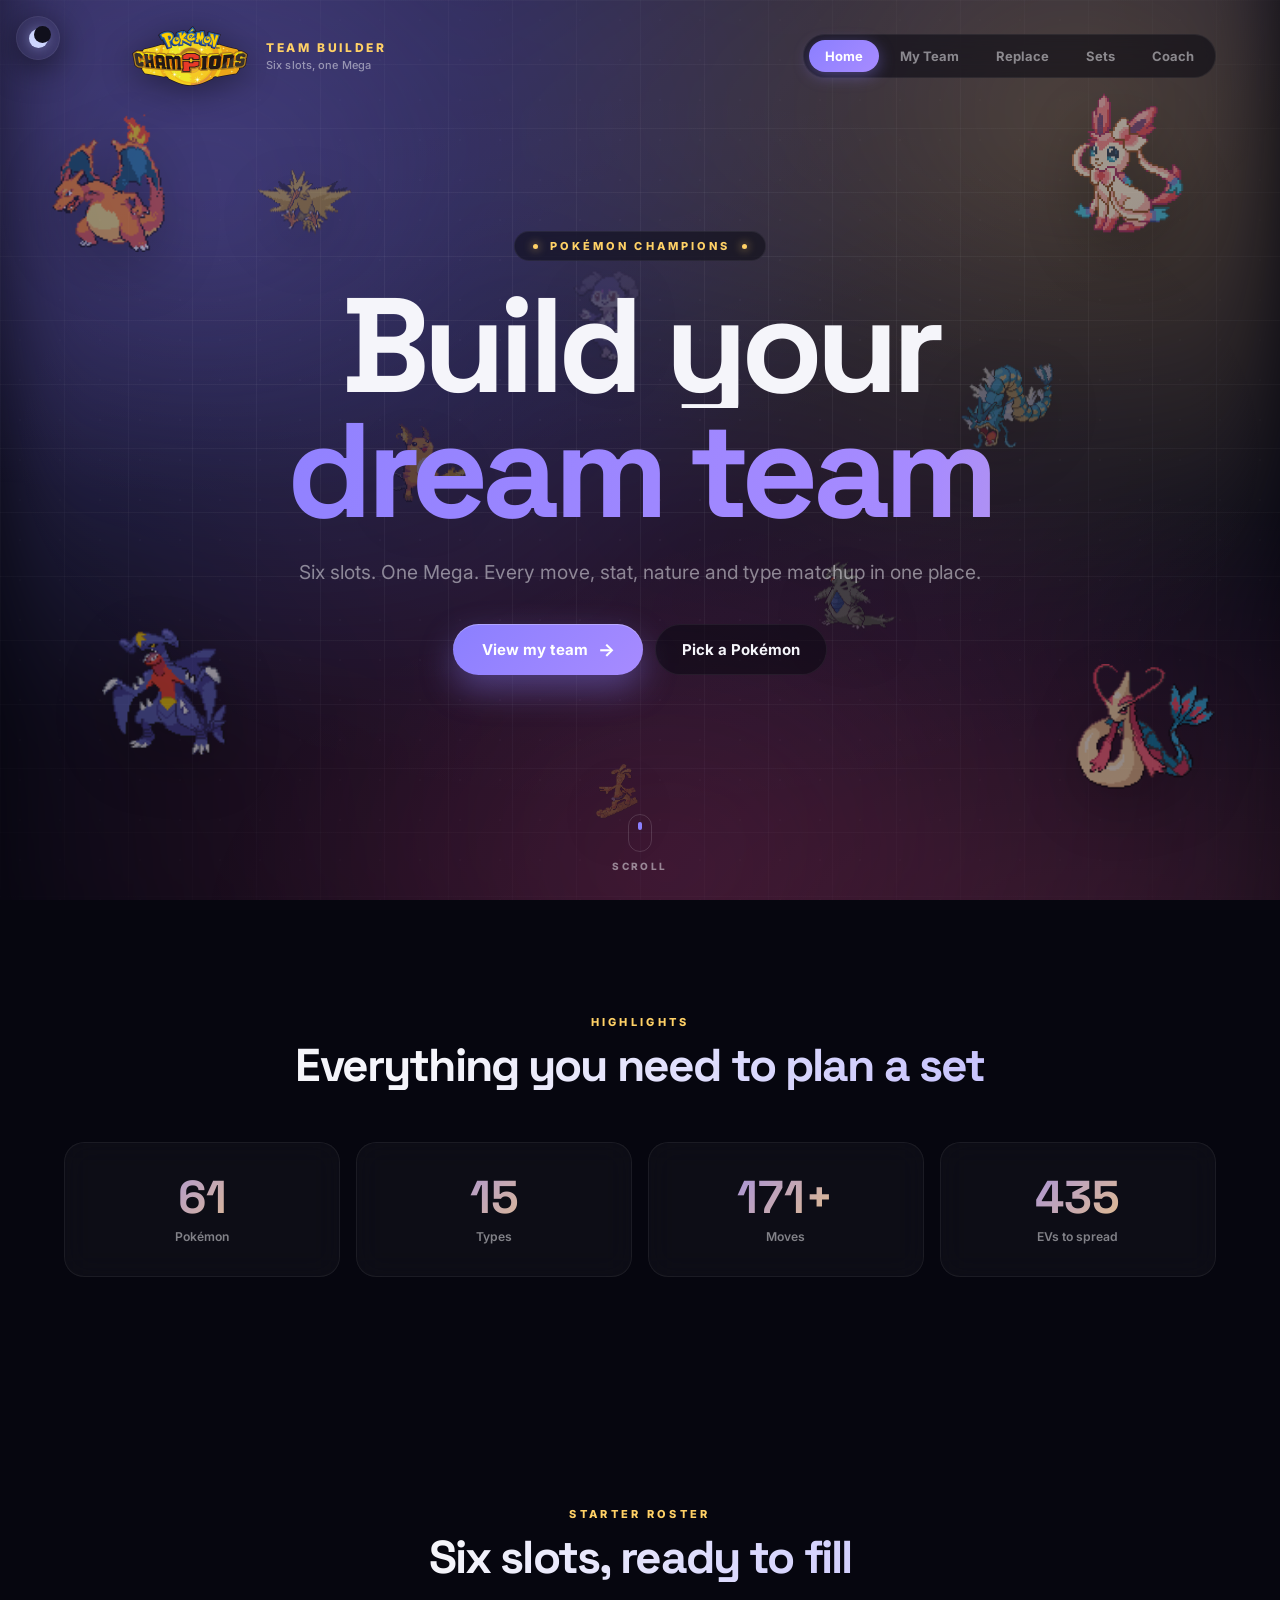
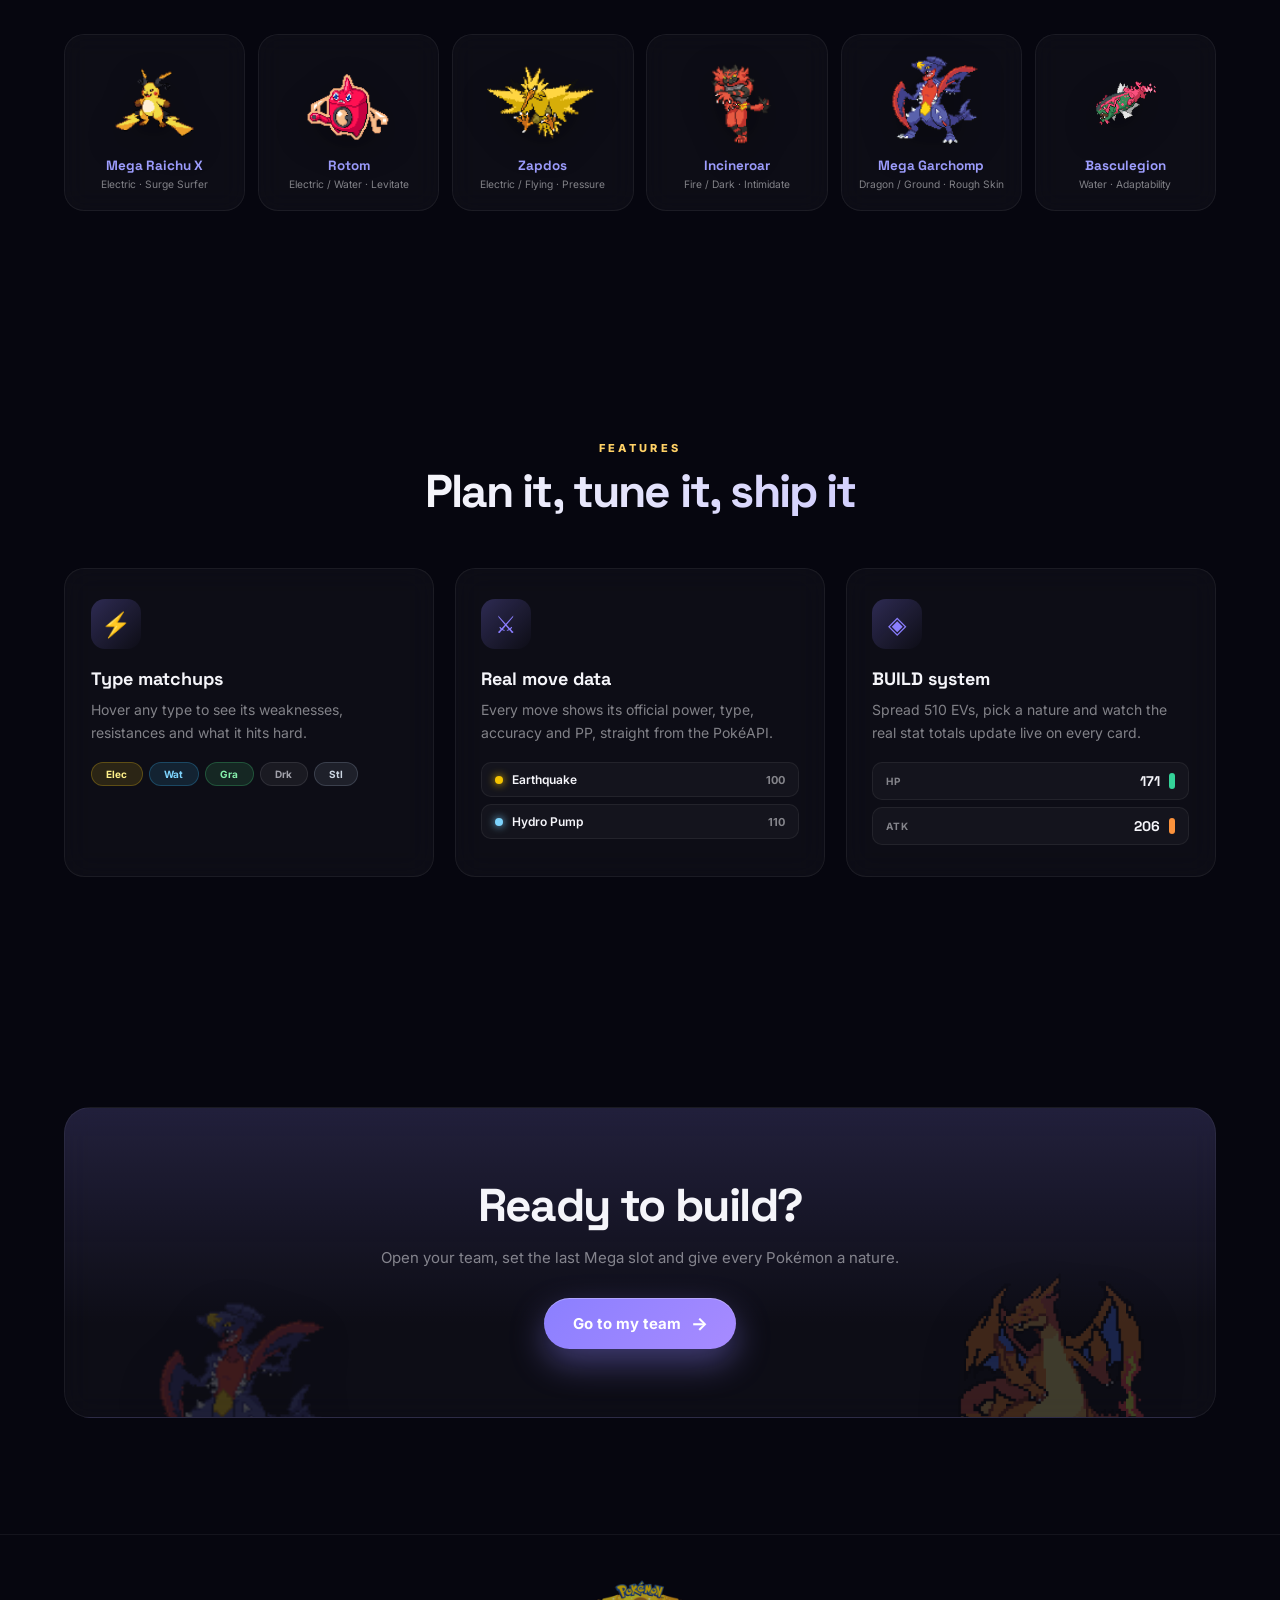
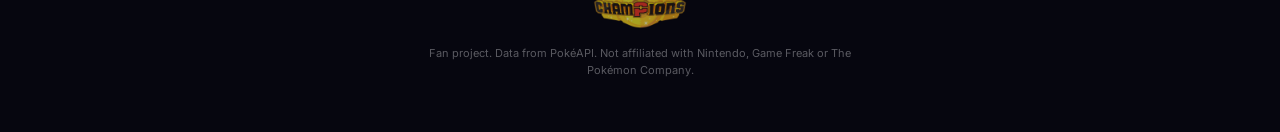
<file: index.html>
<!DOCTYPE html>
<html lang="en">
<head>
<meta charset="UTF-8">
<meta name="viewport" content="width=device-width, initial-scale=1.0">
<title>Pokémon Champions — Team Builder</title>
<meta name="description" content="Build a team of six Pokémon, pick their moves, set EVs and natures, and learn every type matchup.">
<link rel="stylesheet" href="styles/style.css?v=23">
<link rel="stylesheet" href="styles/home.css?v=23">
<script>document.documentElement.dataset.theme=localStorage.getItem("pokemon-theme")||"dark";</script>
<script src="scypts/theme.js?v=23" defer></script>
<script src="scypts/home.js?v=23" defer></script>
</head>
<body class="home-body">
<button class="theme-toggle" type="button" aria-pressed="false" aria-label="Switch to light mode"></button>

<section class="hero-scene" id="heroScene">
  <div class="scene-glow" aria-hidden="true"></div>
  <div class="scene-grid" aria-hidden="true"></div>
  <div class="scene-sprites" id="sceneSprites" aria-hidden="true">
    <img class="sprite-float s1" src="images/gifs/charizard.gif" alt="">
    <img class="sprite-float s2" src="images/gifs/zapdos.gif" alt="">
    <img class="sprite-float s3" src="images/gifs/garchomp.gif" alt="">
    <img class="sprite-float s4" src="images/gifs/raichu.gif" alt="">
    <img class="sprite-float s5" src="images/gifs/sylveon.gif" alt="">
    <img class="sprite-float s6" src="images/gifs/gyarados.gif" alt="">
    <img class="sprite-float s7" src="images/gifs/milotic.gif" alt="">
    <img class="sprite-float s8" src="images/gifs/tyranitar.gif" alt="">
    <img class="sprite-float s9" src="images/gifs/indeedee.gif" alt="">
    <img class="sprite-float s10" src="images/gifs/gholdengo.gif" alt="">
  </div>

  <header class="scene-bar">
    <a class="brand" href="index.html">
      <img class="logo" src="images/logo.png" alt="Pokémon Champions">
      <span class="brand-text"><b>Team Builder</b><small>Six slots, one Mega</small></span>
    </a>
    <nav class="site-nav" aria-label="Main navigation">
      <a href="index.html" aria-current="page">Home</a>
      <a href="team.html">My Team</a>
      <a href="replacement.html?slot=0">Replace</a>
      <a href="sets.html">Sets</a>
      <a href="ai.html">Coach</a>
    </nav>
  </header>

  <div class="hero-content">
    <p class="hero-kicker"><i></i>Pokémon Champions<i></i></p>
    <h1 class="hero-title">
      <span class="line"><span>Build your</span></span>
      <span class="line"><span class="grad">dream team</span></span>
    </h1>
    <p class="hero-lead">Six slots. One Mega. Every move, stat, nature and type matchup in one place.</p>
    <div class="hero-actions">
      <a class="btn-primary" href="team.html">View my team <span>→</span></a>
      <a class="btn-ghost" href="replacement.html?slot=0">Pick a Pokémon</a>
    </div>
  </div>

  <a class="scroll-hint" href="#highlights" aria-label="Scroll to highlights"><i></i>Scroll</a>
</section>

<section class="section" id="highlights">
  <p class="section-kicker reveal">Highlights</p>
  <h2 class="section-title reveal">Everything you need to plan a set</h2>
  <div class="stat-strip reveal">
    <div class="stat-tile"><b data-count="72">0</b><span>Pokémon</span></div>
    <div class="stat-tile"><b data-count="18">0</b><span>Types</span></div>
    <div class="stat-tile"><b data-count="200" data-suffix="+">0</b><span>Moves</span></div>
    <div class="stat-tile"><b data-count="510">0</b><span>EVs to spread</span></div>
  </div>
</section>

<section class="section section-roster">
  <p class="section-kicker reveal">Starter roster</p>
  <h2 class="section-title reveal">Six slots, ready to fill</h2>
  <div class="roster reveal">
    <a class="roster-card" href="team.html">
      <img src="images/gifs/mega_raichuX.gif" alt="Mega Raichu X">
      <b>Mega Raichu X</b>
      <small>Electric · Surge Surfer</small>
    </a>
    <a class="roster-card" href="team.html">
      <img src="images/gifs/rotom.gif" alt="Rotom">
      <b>Rotom</b>
      <small>Electric / Water · Levitate</small>
    </a>
    <a class="roster-card" href="team.html">
      <img src="images/gifs/zapdos.gif" alt="Zapdos">
      <b>Zapdos</b>
      <small>Electric / Flying · Pressure</small>
    </a>
    <a class="roster-card" href="team.html">
      <img src="images/gifs/incineroar.gif" alt="Incineroar">
      <b>Incineroar</b>
      <small>Fire / Dark · Intimidate</small>
    </a>
    <a class="roster-card" href="team.html">
      <img src="images/gifs/mega_garchomp.gif" alt="Mega Garchomp">
      <b>Mega Garchomp</b>
      <small>Dragon / Ground · Rough Skin</small>
    </a>
    <a class="roster-card" href="team.html">
      <img src="images/gifs/basculegion.gif" alt="Basculegion">
      <b>Basculegion</b>
      <small>Water · Adaptability</small>
    </a>
  </div>
</section>

<section class="section">
  <p class="section-kicker reveal">Features</p>
  <h2 class="section-title reveal">Plan it, tune it, ship it</h2>
  <div class="feature-grid">
    <article class="feature-card reveal">
      <span class="feature-icon">⚡</span>
      <h3>Type matchups</h3>
      <p>Hover any type to see its weaknesses, resistances and what it hits hard.</p>
      <ul class="type-row">
        <li class="type electric">Elec</li>
        <li class="type water">Wat</li>
        <li class="type grass">Gra</li>
        <li class="type dark">Drk</li>
        <li class="type steel">Stl</li>
      </ul>
    </article>
    <article class="feature-card reveal">
      <span class="feature-icon">⚔</span>
      <h3>Real move data</h3>
      <p>Every move shows its official power, type, accuracy and PP, straight from the PokéAPI.</p>
      <ul class="mini-moves">
        <li><span class="dot" style="--c:#f5c400"></span>Earthquake<b>100</b></li>
        <li><span class="dot" style="--c:#7dd3fc"></span>Hydro Pump<b>110</b></li>
      </ul>
    </article>
    <article class="feature-card reveal">
      <span class="feature-icon">◈</span>
      <h3>BUILD system</h3>
      <p>Spread 510 EVs, pick a nature and watch the real stat totals update live on every card.</p>
      <ul class="mini-stats">
        <li><span>HP</span><b>171</b><i class="ev"></i></li>
        <li><span>ATK</span><b>206</b><i class="nat"></i></li>
      </ul>
    </article>
  </div>
</section>

<section class="section">
  <div class="cta-card reveal">
    <div class="cta-sprites" aria-hidden="true">
      <img src="images/gifs/mega_garchomp.gif" alt="">
      <img src="images/gifs/mega_charizardY.gif" alt="">
    </div>
    <h2>Ready to build?</h2>
    <p>Open your team, set the last Mega slot and give every Pokémon a nature.</p>
    <a class="btn-primary" href="team.html">Go to my team <span>→</span></a>
  </div>
</section>

<footer class="site-footer">
  <img class="footer-logo" src="images/logo.png" alt="Pokémon Champions">
  <p>Fan project. Data from PokéAPI. Not affiliated with Nintendo, Game Freak or The Pokémon Company.</p>
</footer>
</body>
</html>
</file>
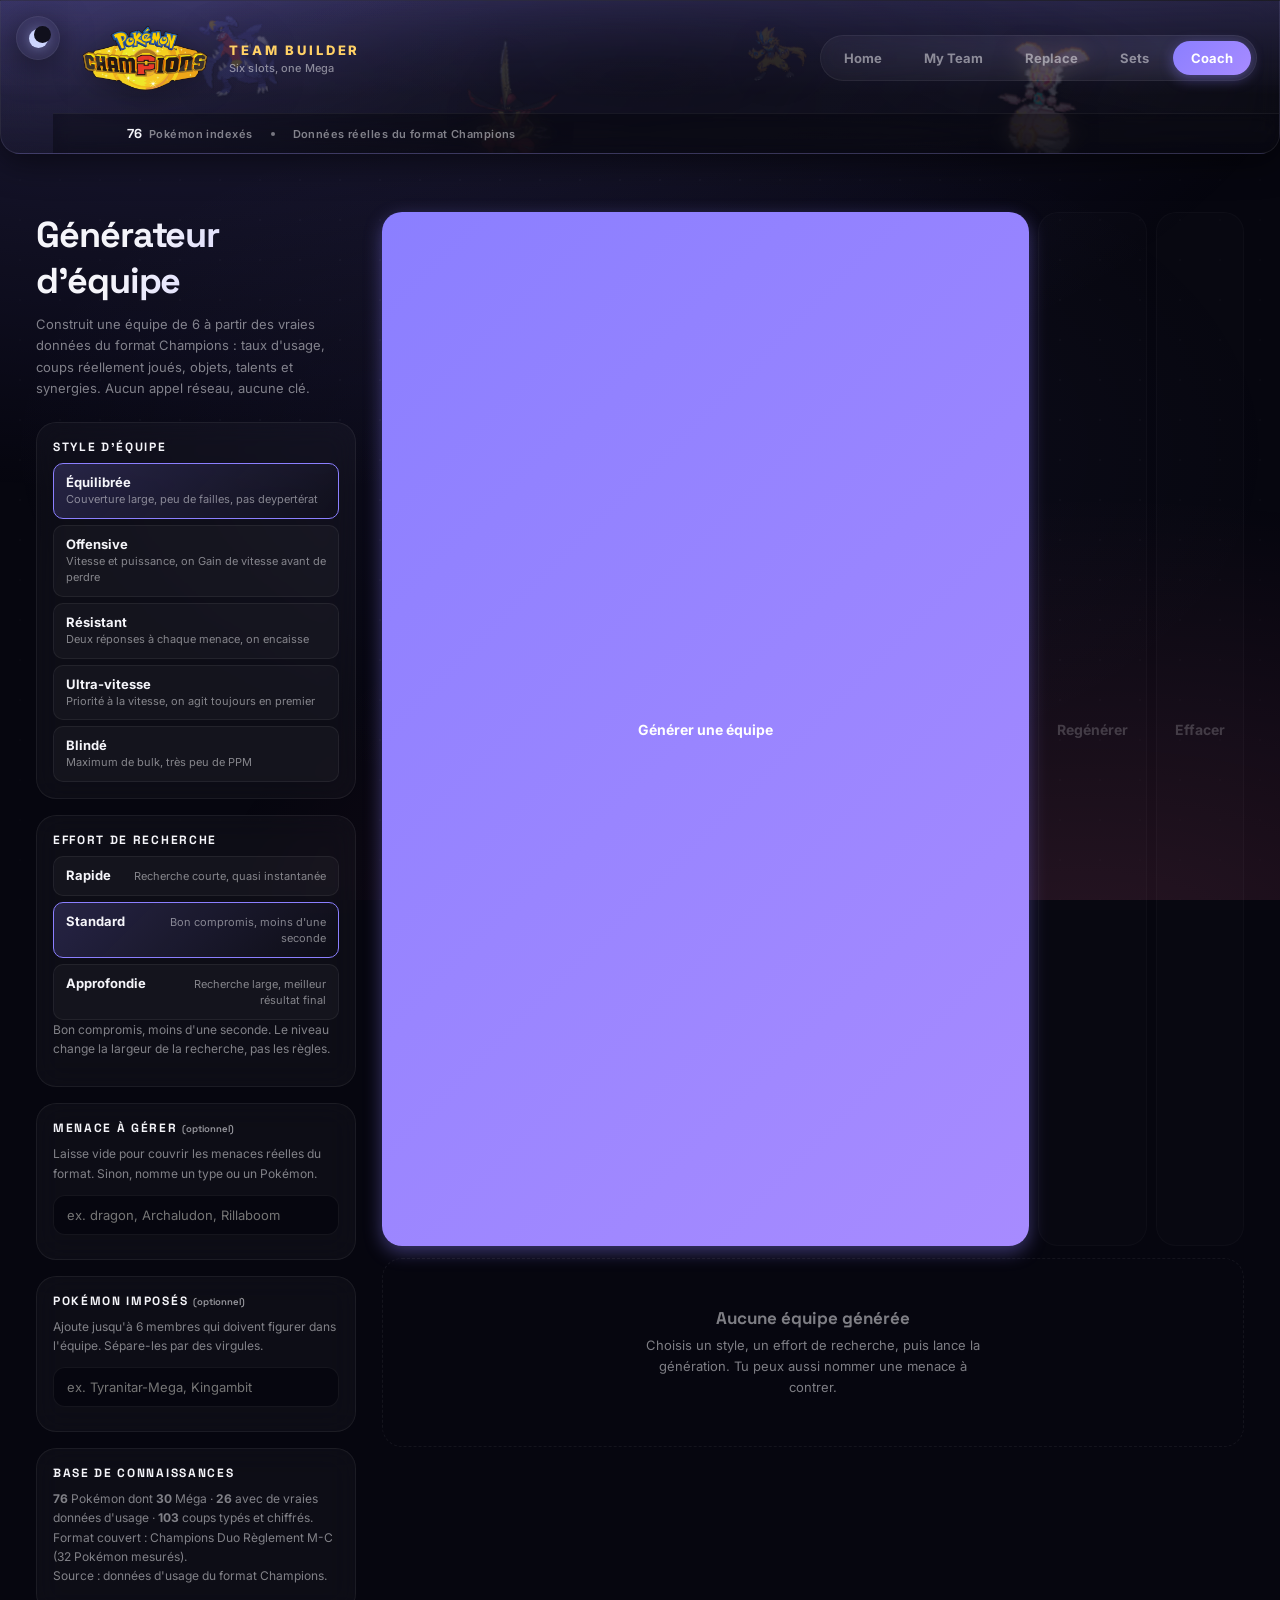
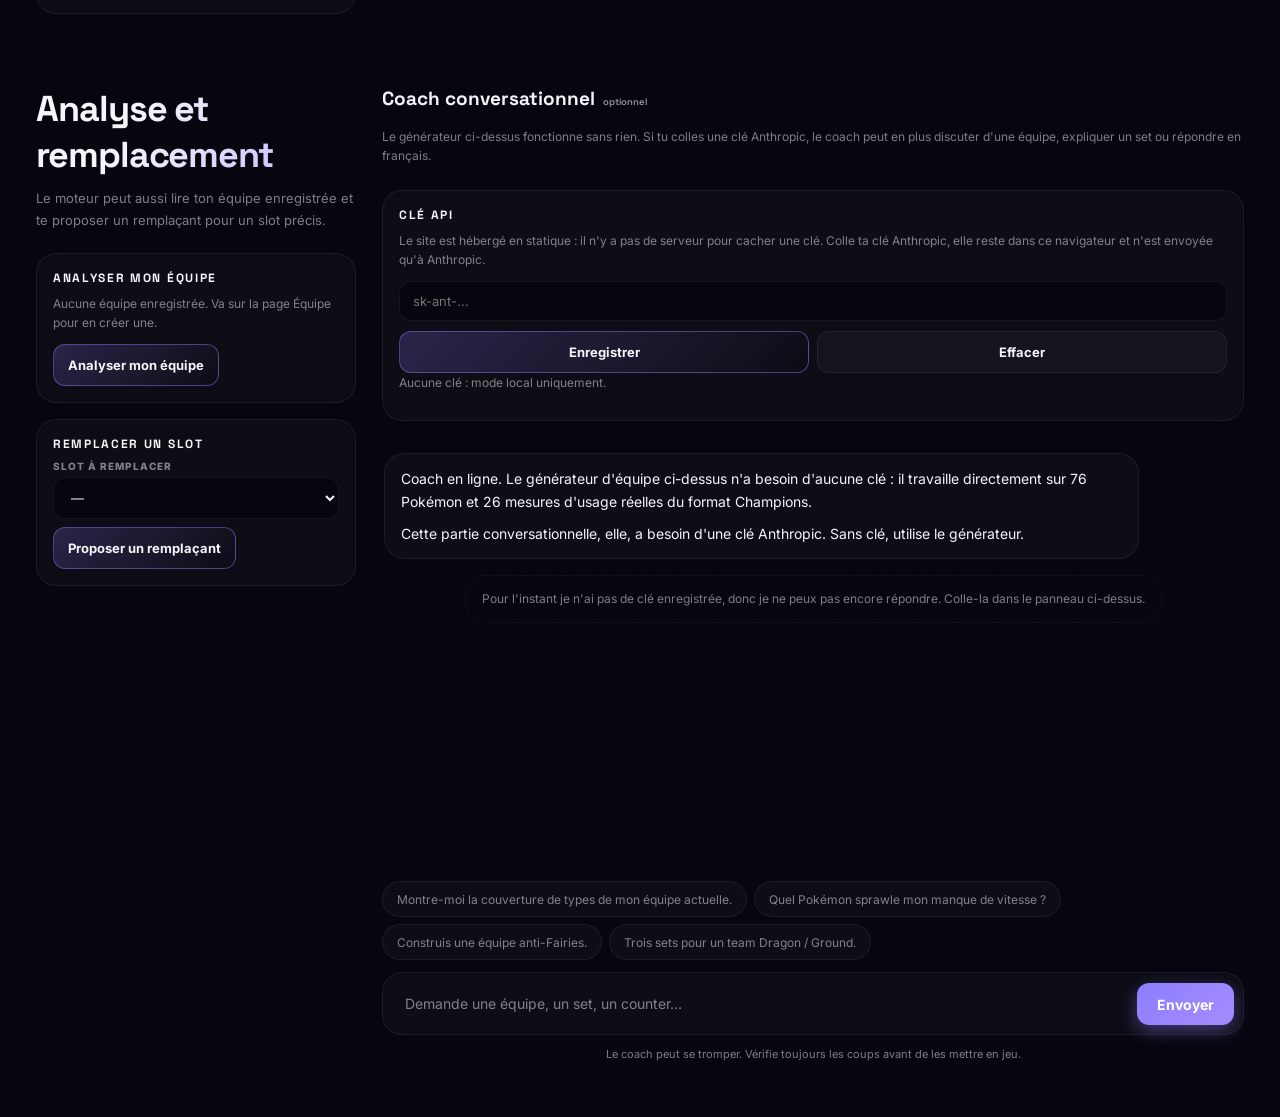
<file: ai.html>
<!DOCTYPE html>
<html lang="en">
<head>
<meta charset="UTF-8">
<meta name="viewport" content="width=device-width, initial-scale=1.0">
<title>Générateur d'équipe — Pokémon Champions</title>
<meta name="description" content="Construit une équipe de 6 à partir des vraies données du format Champions : taux d'usage, coups joués, objets et synergies.">
<link rel="stylesheet" href="styles/style.css?v=24">
<link rel="stylesheet" href="styles/sets.css?v=24">
<link rel="stylesheet" href="styles/ai.css?v=24">
<script>document.documentElement.dataset.theme=localStorage.getItem("pokemon-theme")||"dark";</script>
<script src="scypts/theme.js?v=24" defer></script>
<script src="scypts/typechart.js?v=24" defer></script>
<script src="scypts/roster.js?v=24" defer></script>
<script src="scypts/grounding.js?v=24" defer></script>
<script src="scypts/sets.js?v=24" defer></script>
<script src="scypts/sprites.js?v=24" defer></script>
<script src="scypts/engine.js?v=24" defer></script>
<script src="scypts/generator.js?v=24" defer></script>
<script src="scypts/ai.js?v=24" defer></script>
<script src="scypts/chat.js?v=24" defer></script>
</head>
<body>
<button class="theme-toggle" type="button" aria-pressed="false" aria-label="Switch to light mode"></button>

<header class="site-header">
  <div class="header-art" aria-hidden="true">
    <img class="art" src="images/gifs/garchomp.gif" alt="">
    <img class="art" src="images/gifs/kingambit.gif" alt="">
    <img class="art" src="images/gifs/zeraora.gif" alt="">
    <img class="art" src="images/gifs/magearna.gif" alt="">
  </div>
  <div class="header-inner">
    <a class="brand" href="index.html">
      <img class="logo" src="images/logo.png" alt="Pokémon Champions">
      <span class="brand-text"><b>Team Builder</b><small>Six slots, one Mega</small></span>
    </a>
    <nav class="site-nav" aria-label="Main navigation">
      <a href="index.html">Home</a>
      <a href="team.html">My Team</a>
      <a href="replacement.html?slot=0">Replace</a>
      <a href="sets.html">Sets</a>
      <a href="ai.html" aria-current="page">Coach</a>
    </nav>
  </div>
  <div class="header-bar">
    <span><b id="roster-count">0</b> Pokémon indexés</span>
    <i class="dot"></i>
    <span>Données réelles du format Champions</span>
  </div>
</header>

<main class="ai-page">

  <aside class="ai-side">
    <h1 class="ai-title">Générateur d'équipe</h1>
    <p class="ai-lead">Construit une équipe de 6 à partir des vraies données du format Champions : taux d'usage, coups réellement joués, objets, talents et synergies. Aucun appel réseau, aucune clé.</p>

    <section class="key-panel">
      <h2>Style d'équipe</h2>
      <div class="style-list" id="style-list"></div>
    </section>

    <section class="side-panel">
      <h2>Effort de recherche</h2>
      <div class="effort-list" id="effort-list"></div>
      <p class="side-note" id="effort-note"></p>
    </section>

    <section class="side-panel">
      <h2>Menace à gérer <small>(optionnel)</small></h2>
      <p class="side-note">Laisse vide pour couvrir les menaces réelles du format. Sinon, nomme un type ou un Pokémon.</p>
      <input id="threat-input" class="field" type="text" list="threat-options" placeholder="ex. dragon, Archaludon, Rillaboom" autocomplete="off">
      <datalist id="threat-options"></datalist>
      <p class="field-status" id="threat-status"></p>
    </section>

    <section class="side-panel">
      <h2>Pokémon imposés <small>(optionnel)</small></h2>
      <p class="side-note">Ajoute jusqu'à 6 membres qui doivent figurer dans l'équipe. Sépare-les par des virgules.</p>
      <input id="required-input" class="field" type="text" placeholder="ex. Tyranitar-Mega, Kingambit" autocomplete="off">
      <p class="field-status" id="required-status"></p>
    </section>

    <section class="side-panel">
      <h2>Base de connaissances</h2>
      <p class="side-note" id="kb-note"></p>
    </section>
  </aside>

  <section class="ai-main">
    <div class="gen-toolbar">
      <button id="generate" class="gen-button" type="button">
        <span class="gen-label">Générer une équipe</span>
      </button>
      <button id="regenerate" class="gen-button is-ghost" type="button" disabled>Regénérer</button>
      <button id="discard" class="gen-button is-ghost" type="button" disabled>Effacer</button>
    </div>

    <div id="gen-output" class="gen-output" aria-live="polite">
      <div class="gen-empty">
        <h2>Aucune équipe générée</h2>
        <p>Choisis un style, un effort de recherche, puis lance la génération. Tu peux aussi nommer une menace à contrer.</p>
      </div>
    </div>
  </section>

</main>

<section class="ai-page ai-page-secondary">
  <aside class="ai-side">
    <h1 class="ai-title">Analyse et remplacement</h1>
    <p class="ai-lead">Le moteur peut aussi lire ton équipe enregistrée et te proposer un remplaçant pour un slot précis.</p>

    <section class="side-panel">
      <h2>Analyser mon équipe</h2>
      <p class="side-note" id="team-status">—</p>
      <button id="analyse-team" class="key-button" type="button">Analyser mon équipe</button>
      <div id="team-verdict" class="verdict"></div>
    </section>

    <section class="side-panel">
      <h2>Remplacer un slot</h2>
      <label class="field-label" for="slot-select">Slot à remplacer</label>
      <select id="slot-select" class="field"></select>
      <button id="suggest-swap" class="key-button" type="button">Proposer un remplaçant</button>
      <div id="swap-output" class="verdict"></div>
    </section>
  </aside>

  <section class="ai-main">
    <h2 class="chat-heading">Coach conversationnel <small>optionnel</small></h2>
    <p class="side-note">Le générateur ci-dessus fonctionne sans rien. Si tu colles une clé Anthropic, le coach peut en plus discuter d'une équipe, expliquer un set ou répondre en français.</p>

    <section class="key-panel">
      <h2>Clé API</h2>
      <p>Le site est hébergé en statique : il n'y a pas de serveur pour cacher une clé. Colle ta clé Anthropic, elle reste dans ce navigateur et n'est envoyée qu'à Anthropic.</p>
      <input id="key-input" type="password" placeholder="sk-ant-..." autocomplete="off" spellcheck="false">
      <div class="key-actions">
        <button id="key-save" class="key-button" type="button">Enregistrer</button>
        <button id="key-clear" class="key-button is-ghost" type="button">Effacer</button>
      </div>
      <p class="key-status" id="key-status"></p>
    </section>

    <div class="chat-log" id="chat-log" aria-live="polite" aria-label="Conversation"></div>

    <div class="chat-suggest-row" id="chat-suggest-row"></div>

    <form class="chat-input" id="chat-form">
      <textarea id="chat-text" rows="1" placeholder="Demande une équipe, un set, un counter…" autocomplete="off"></textarea>
      <button type="submit" id="chat-send" aria-label="Envoyer">
        <span class="send-label">Envoyer</span>
      </button>
      <button type="button" id="chat-stop" class="is-hidden" aria-label="Arrêter">Stop</button>
    </form>
    <p class="chat-note">Le coach peut se tromper. Vérifie toujours les coups avant de les mettre en jeu.</p>
  </section>
</section>
</body>
</html>
</file>
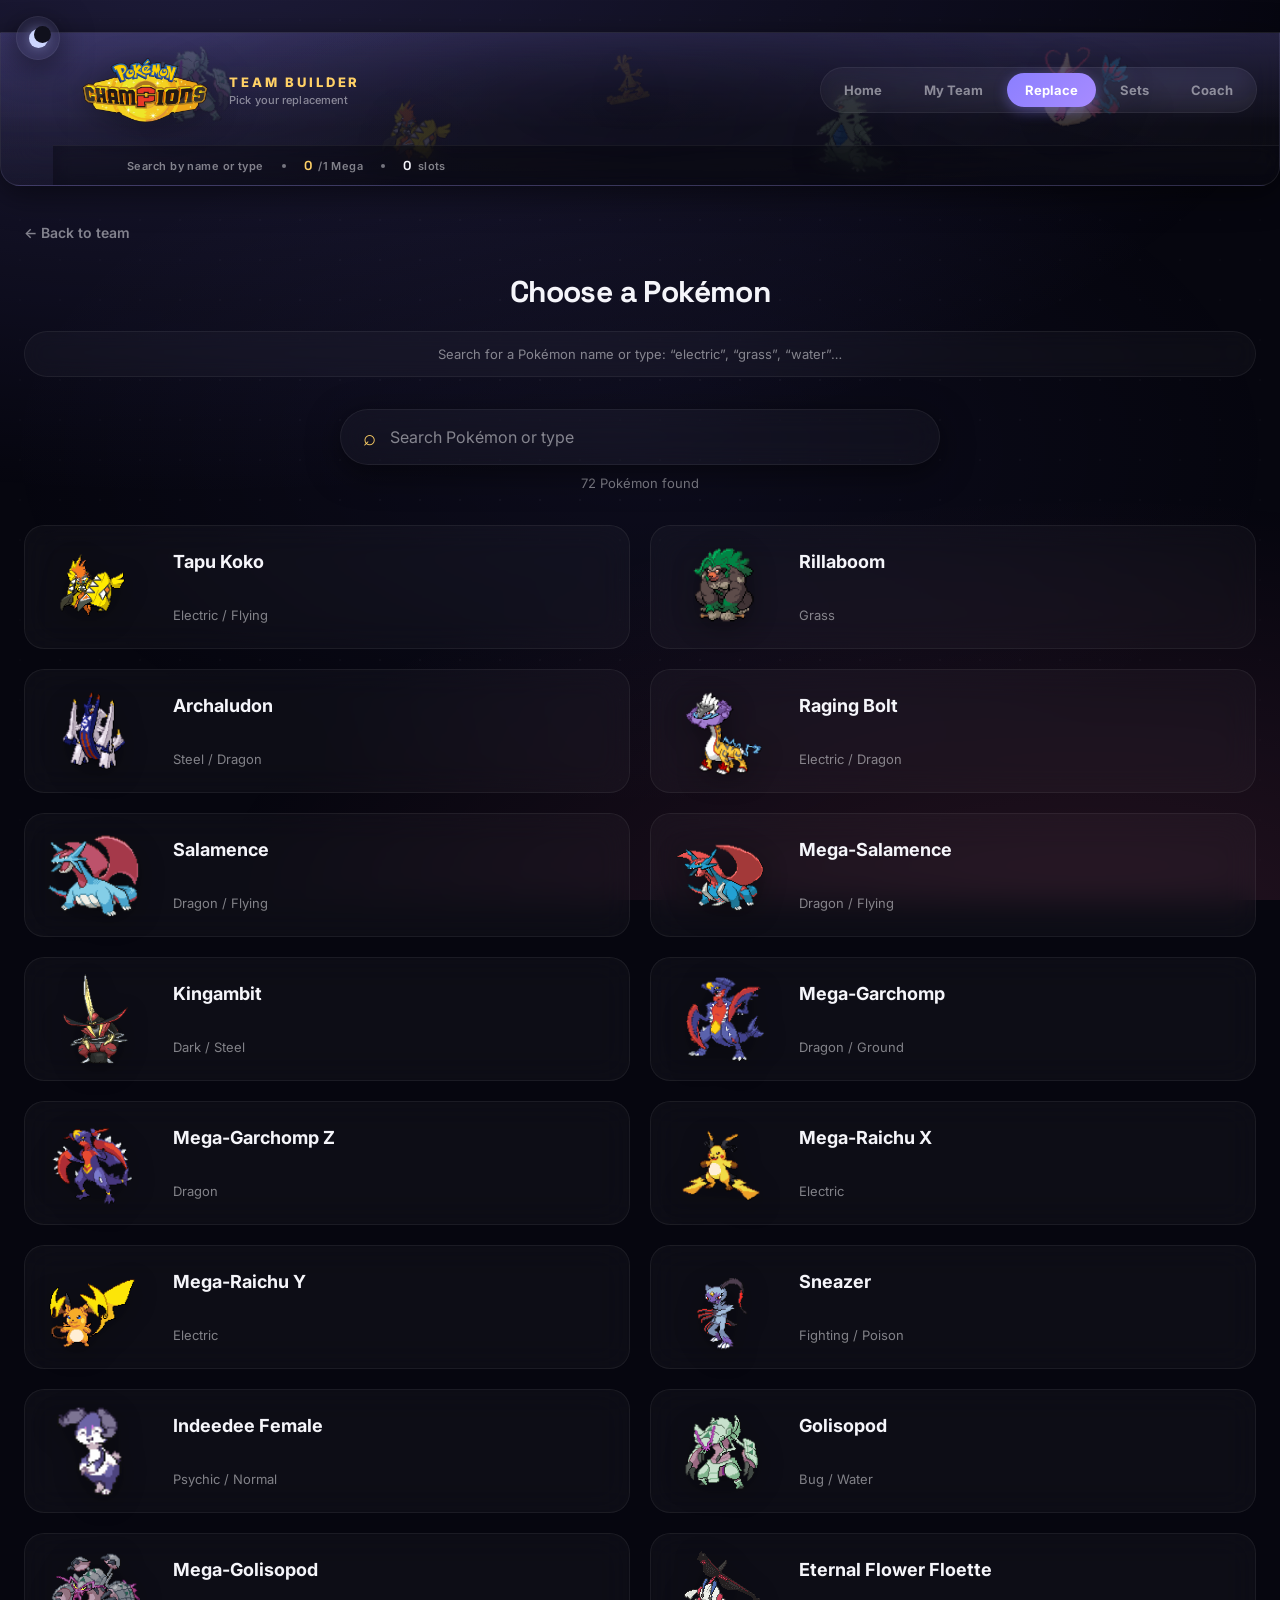
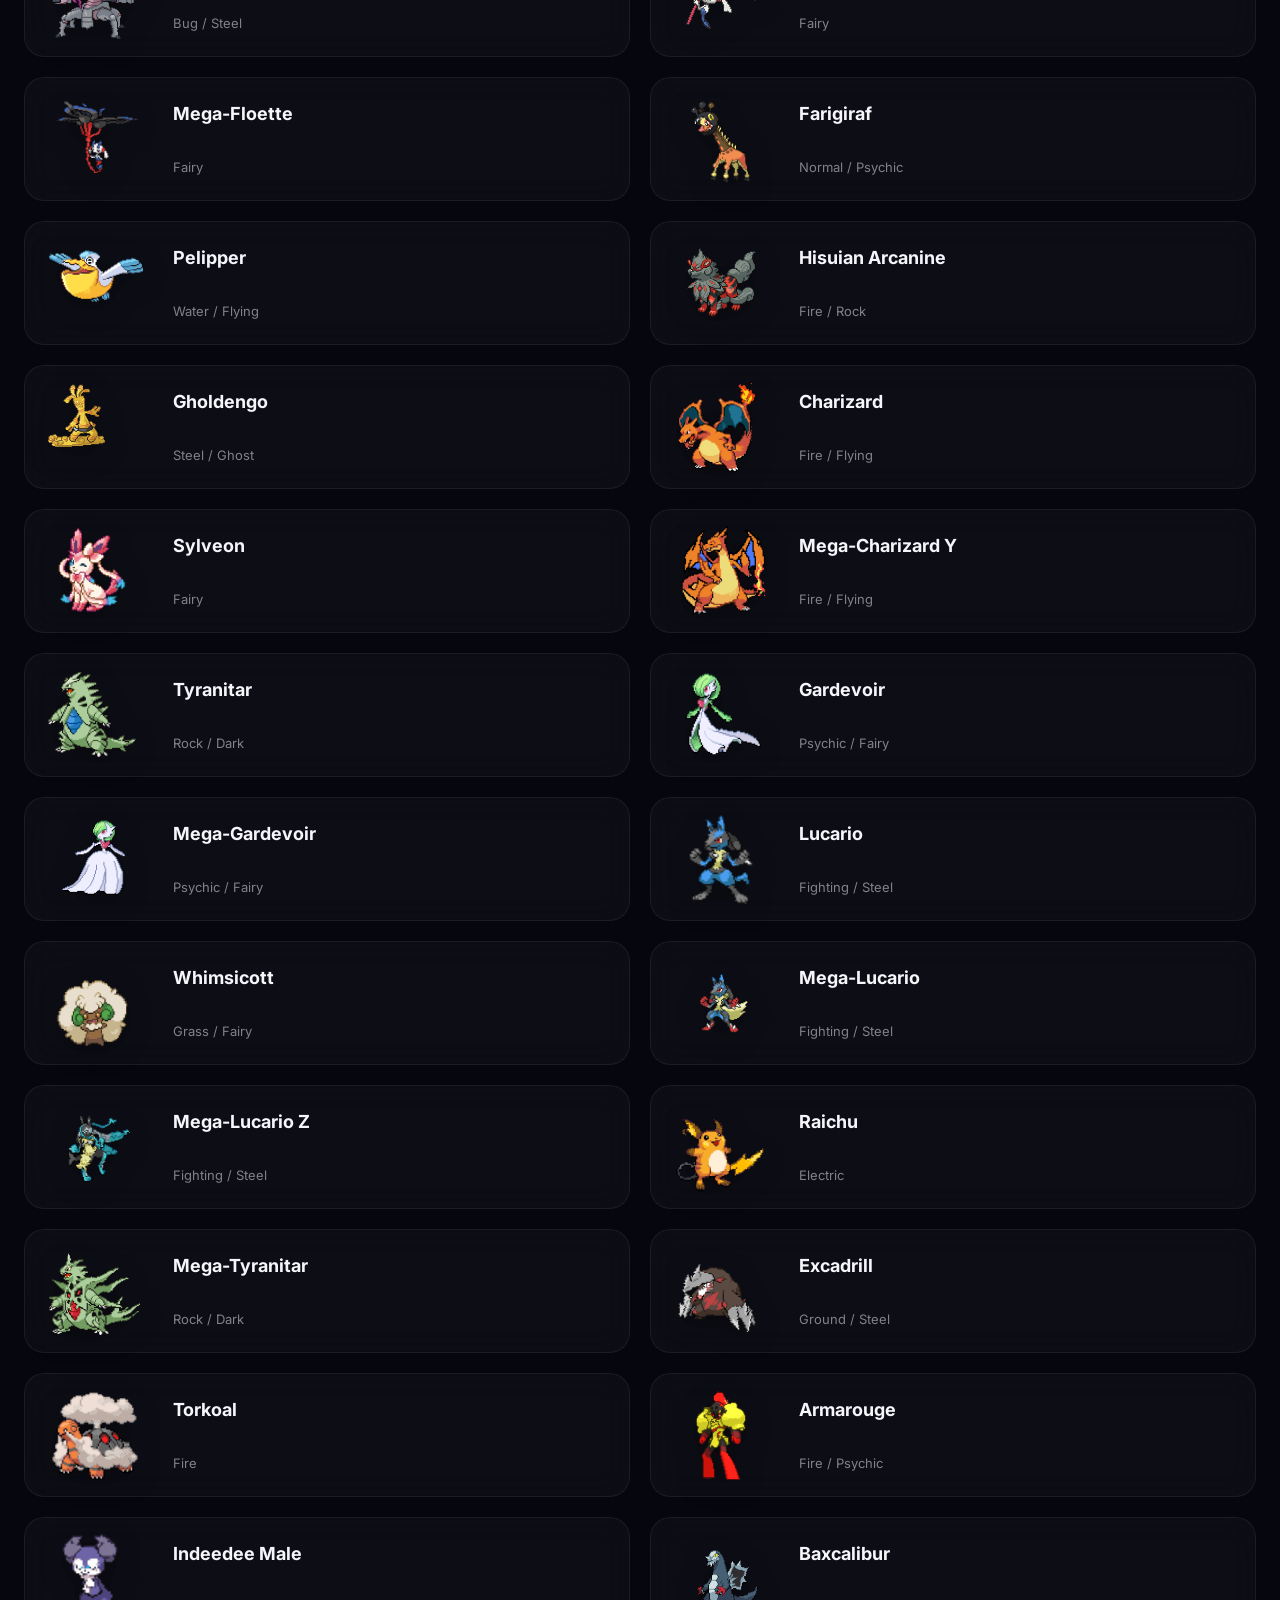
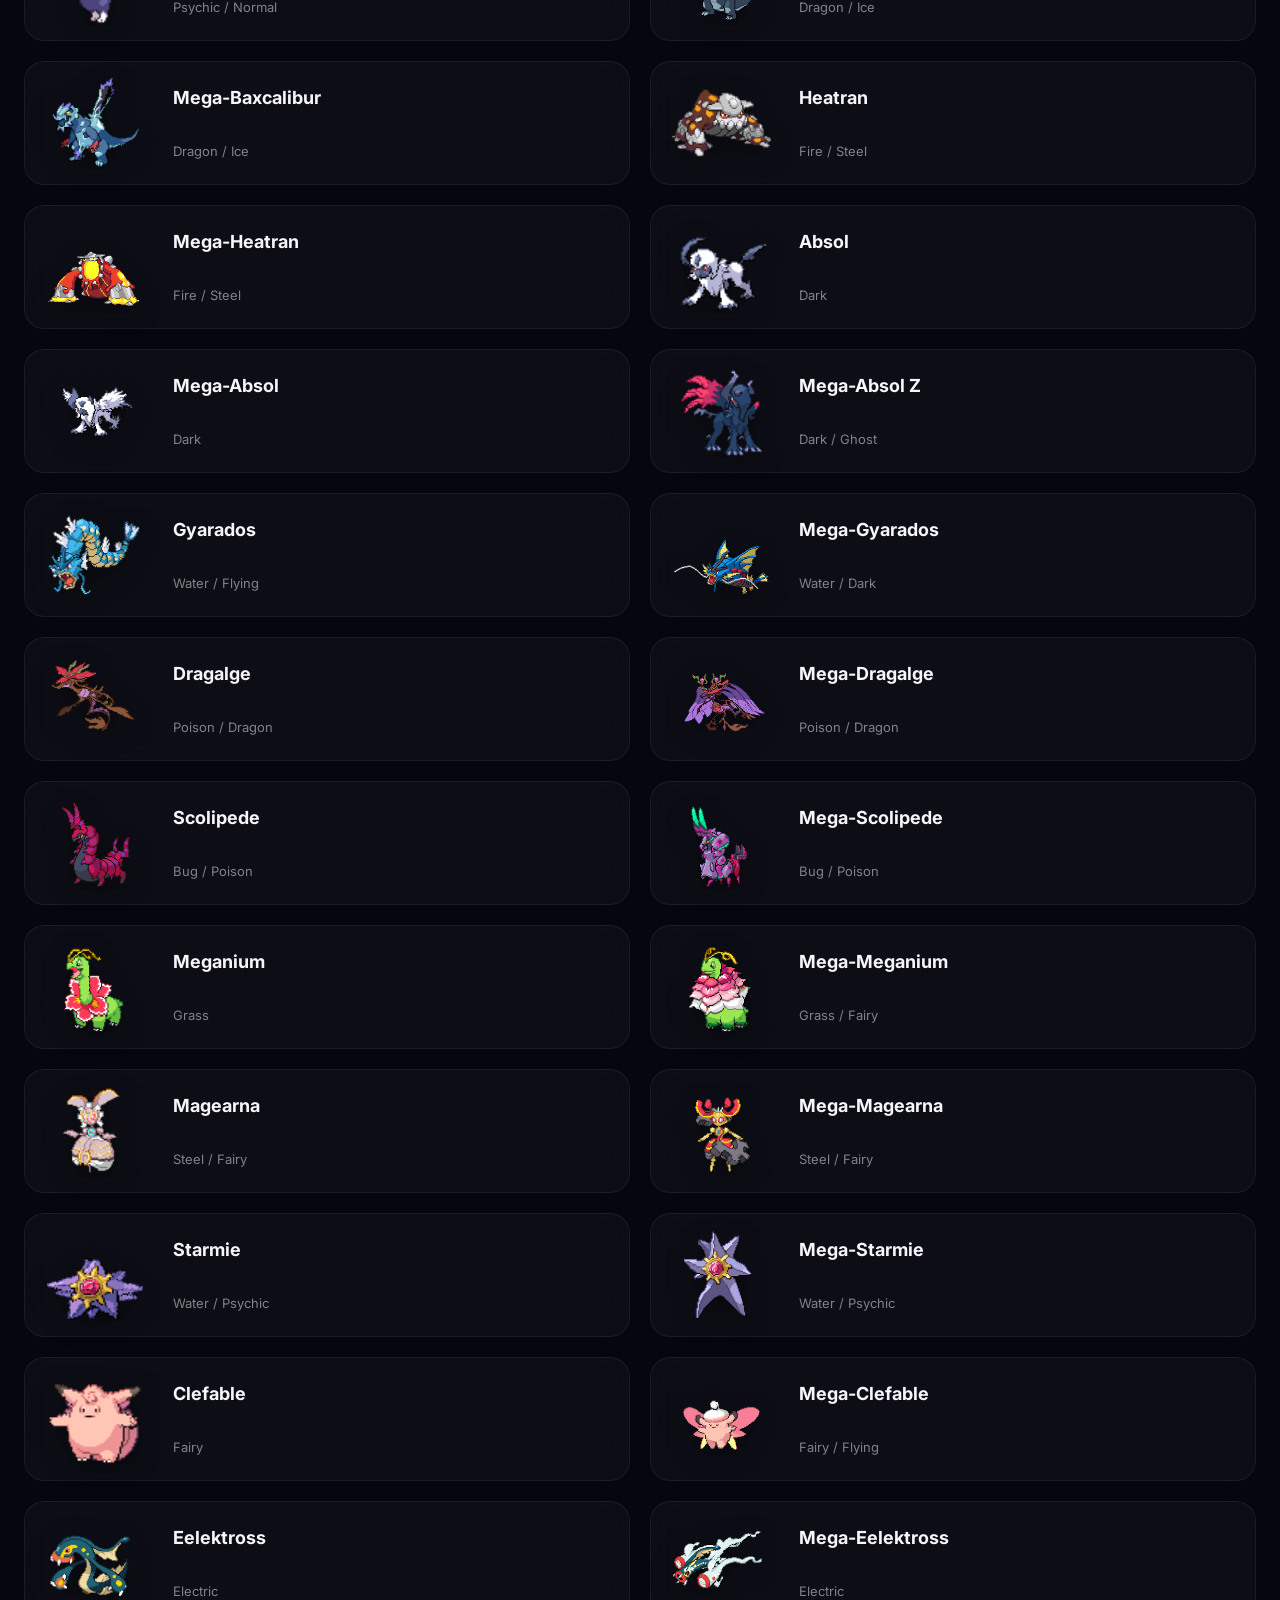
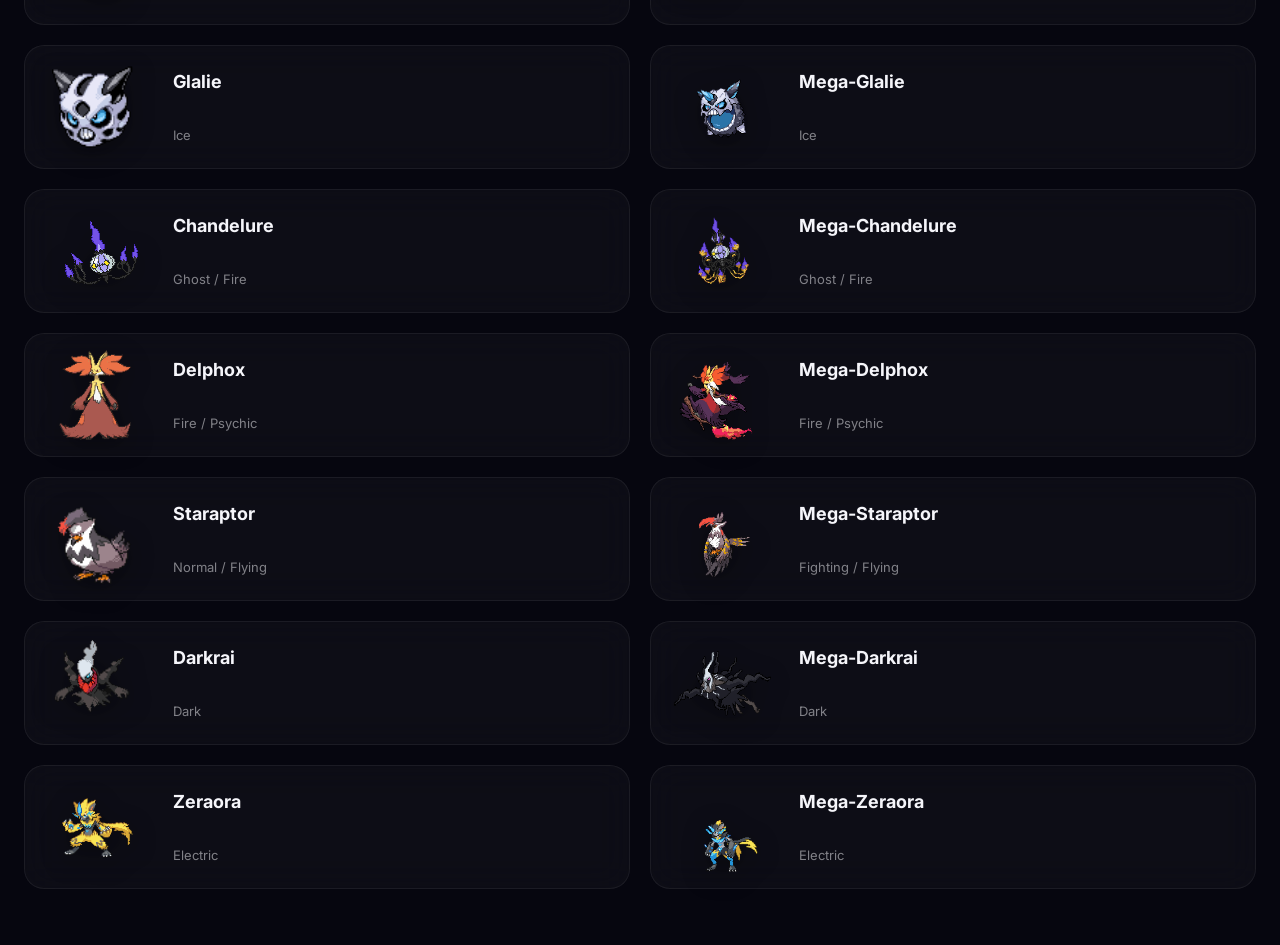
<file: replacement.html>
<!DOCTYPE html><html lang="en"><head><meta charset="UTF-8"><meta name="viewport" content="width=device-width, initial-scale=1.0"><title>Pokémon Champions — Replace a Pokémon</title><link rel="stylesheet" href="styles/style.css?v=23"><script>document.documentElement.dataset.theme=localStorage.getItem("pokemon-theme")||"dark";</script><script src="scypts/theme.js?v=23" defer></script><script src="scypts/replacement.js?v=23" defer></script></head><body><button class="theme-toggle" type="button" aria-pressed="false" aria-label="Switch to light mode"></button><main class="team-page replacement-page"><header class="site-header"><div class="header-art" aria-hidden="true"><img class="art" src="images/gifs/golisopod.gif" alt=""><img class="art" src="images/gifs/tapu koko.gif" alt=""><img class="art" src="images/gifs/gholdengo.gif" alt=""><img class="art" src="images/gifs/tyranitar.gif" alt=""><img class="art" src="images/gifs/milotic.gif" alt=""></div><div class="header-inner"><a class="brand" href="index.html"><img class="logo" src="images/logo.png" alt="Pokémon Champions"><span class="brand-text"><b>Team Builder</b><small>Pick your replacement</small></span></a><nav class="site-nav" aria-label="Main navigation"><a href="index.html">Home</a><a href="team.html">My Team</a><a href="replacement.html?slot=0" aria-current="page">Replace</a><a href="sets.html">Sets</a><a href="ai.html">Coach</a></nav></div><div class="header-bar"><span>Search by name or type</span><i class="dot"></i><span class="is-mega"><b data-mega-count>0</b>/1 Mega</span><i class="dot"></i><span><b data-team-count>6</b> slots</span></div></header><a class="back-link" href="team.html">← Back to team</a><h1>Choose a Pokémon</h1><p class="page-help">Search for a Pokémon name or type: “electric”, “grass”, “water”…</p><label class="search-box" for="pokemon-search"><span>⌕</span><input id="pokemon-search" type="search" placeholder="Search Pokémon or type" autocomplete="off"></label><p class="result-count" id="result-count" aria-live="polite"></p><section class="replacement-grid" id="replacement-grid" aria-label="Available Pokémon"></section></main></body></html>
</file>
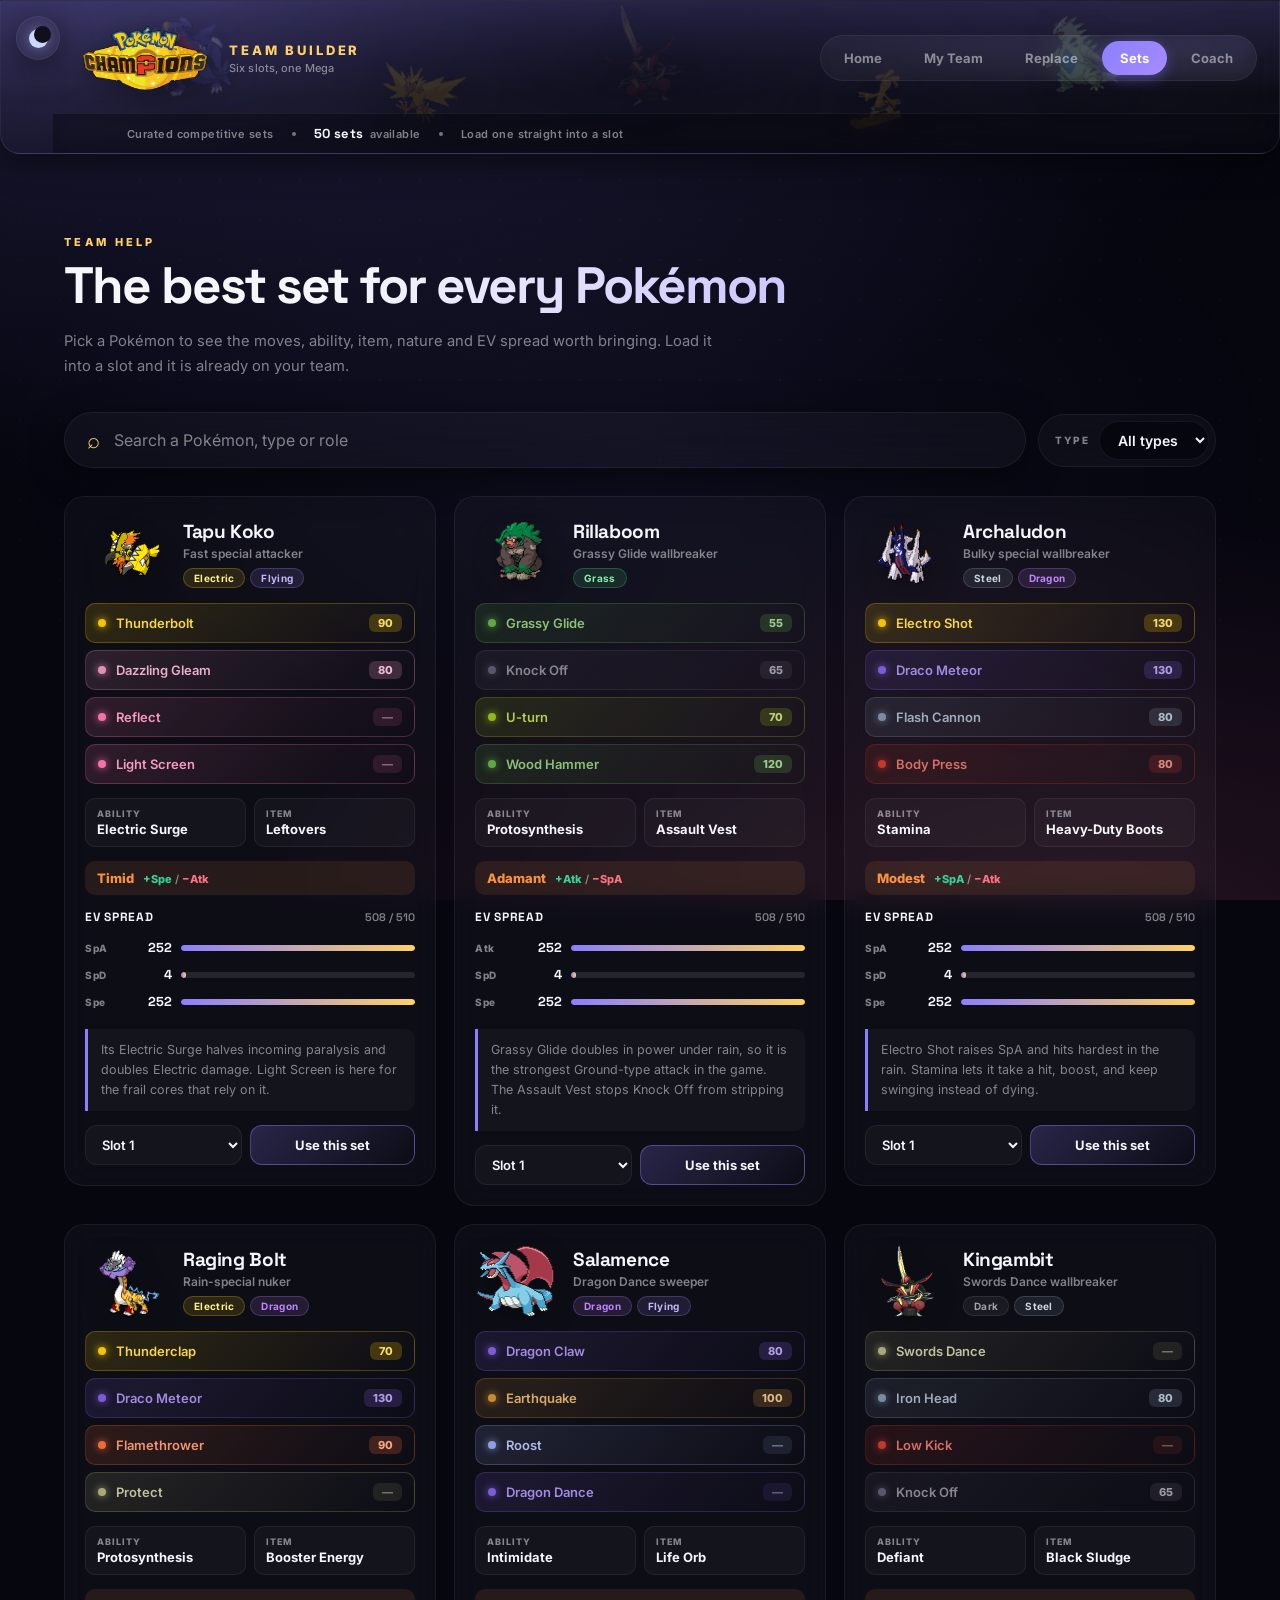
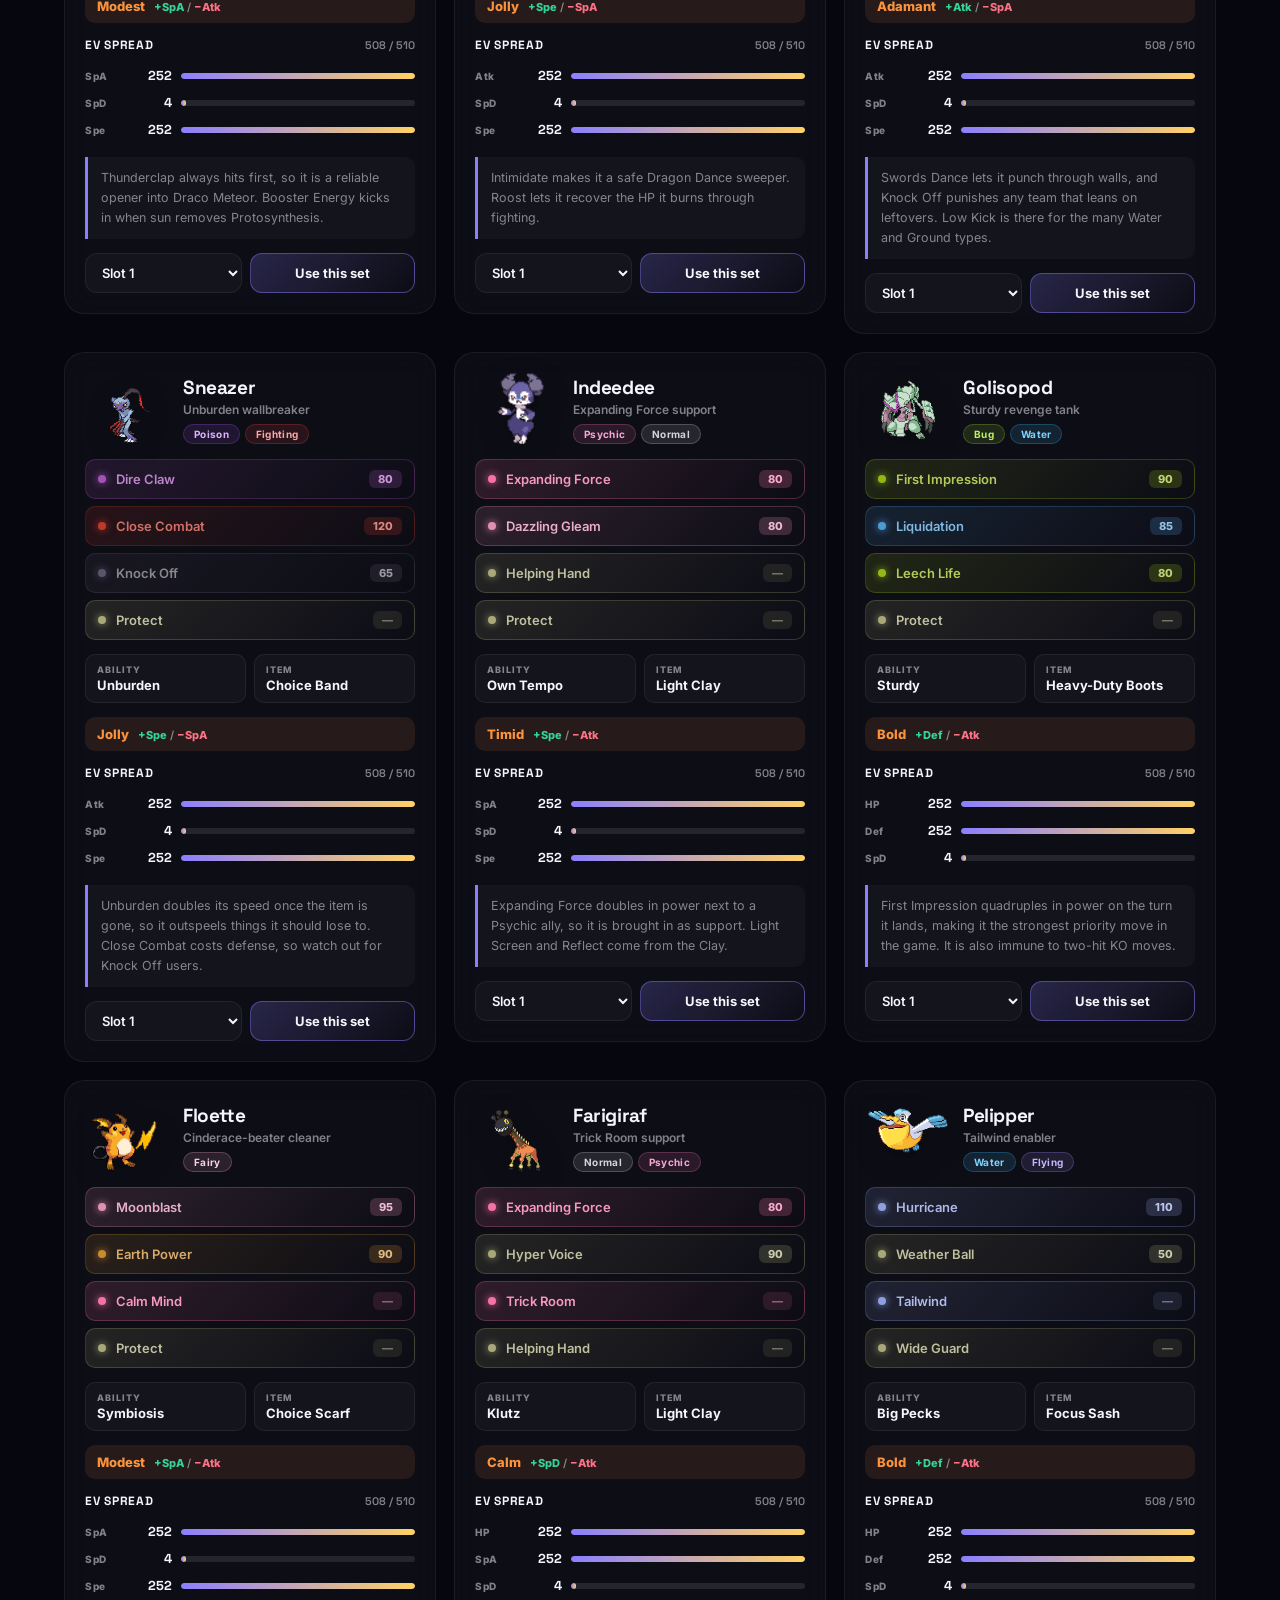
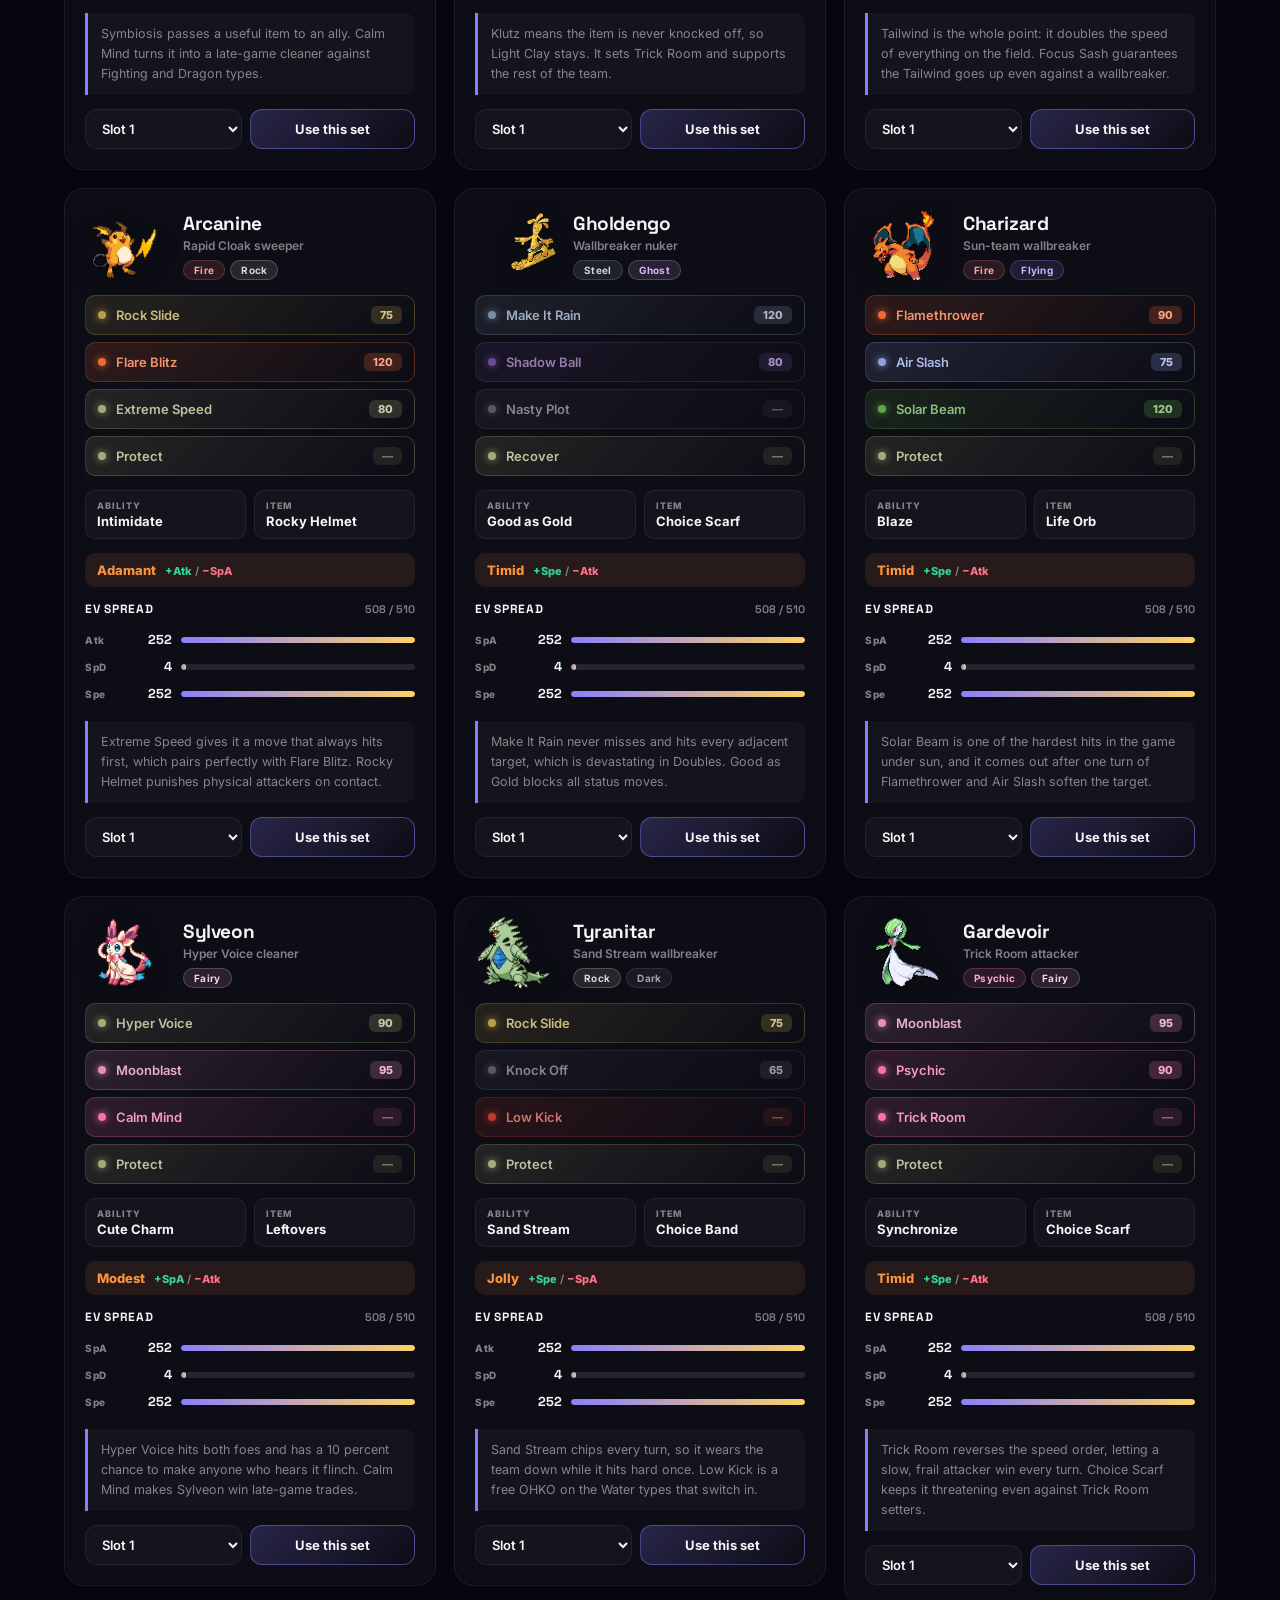
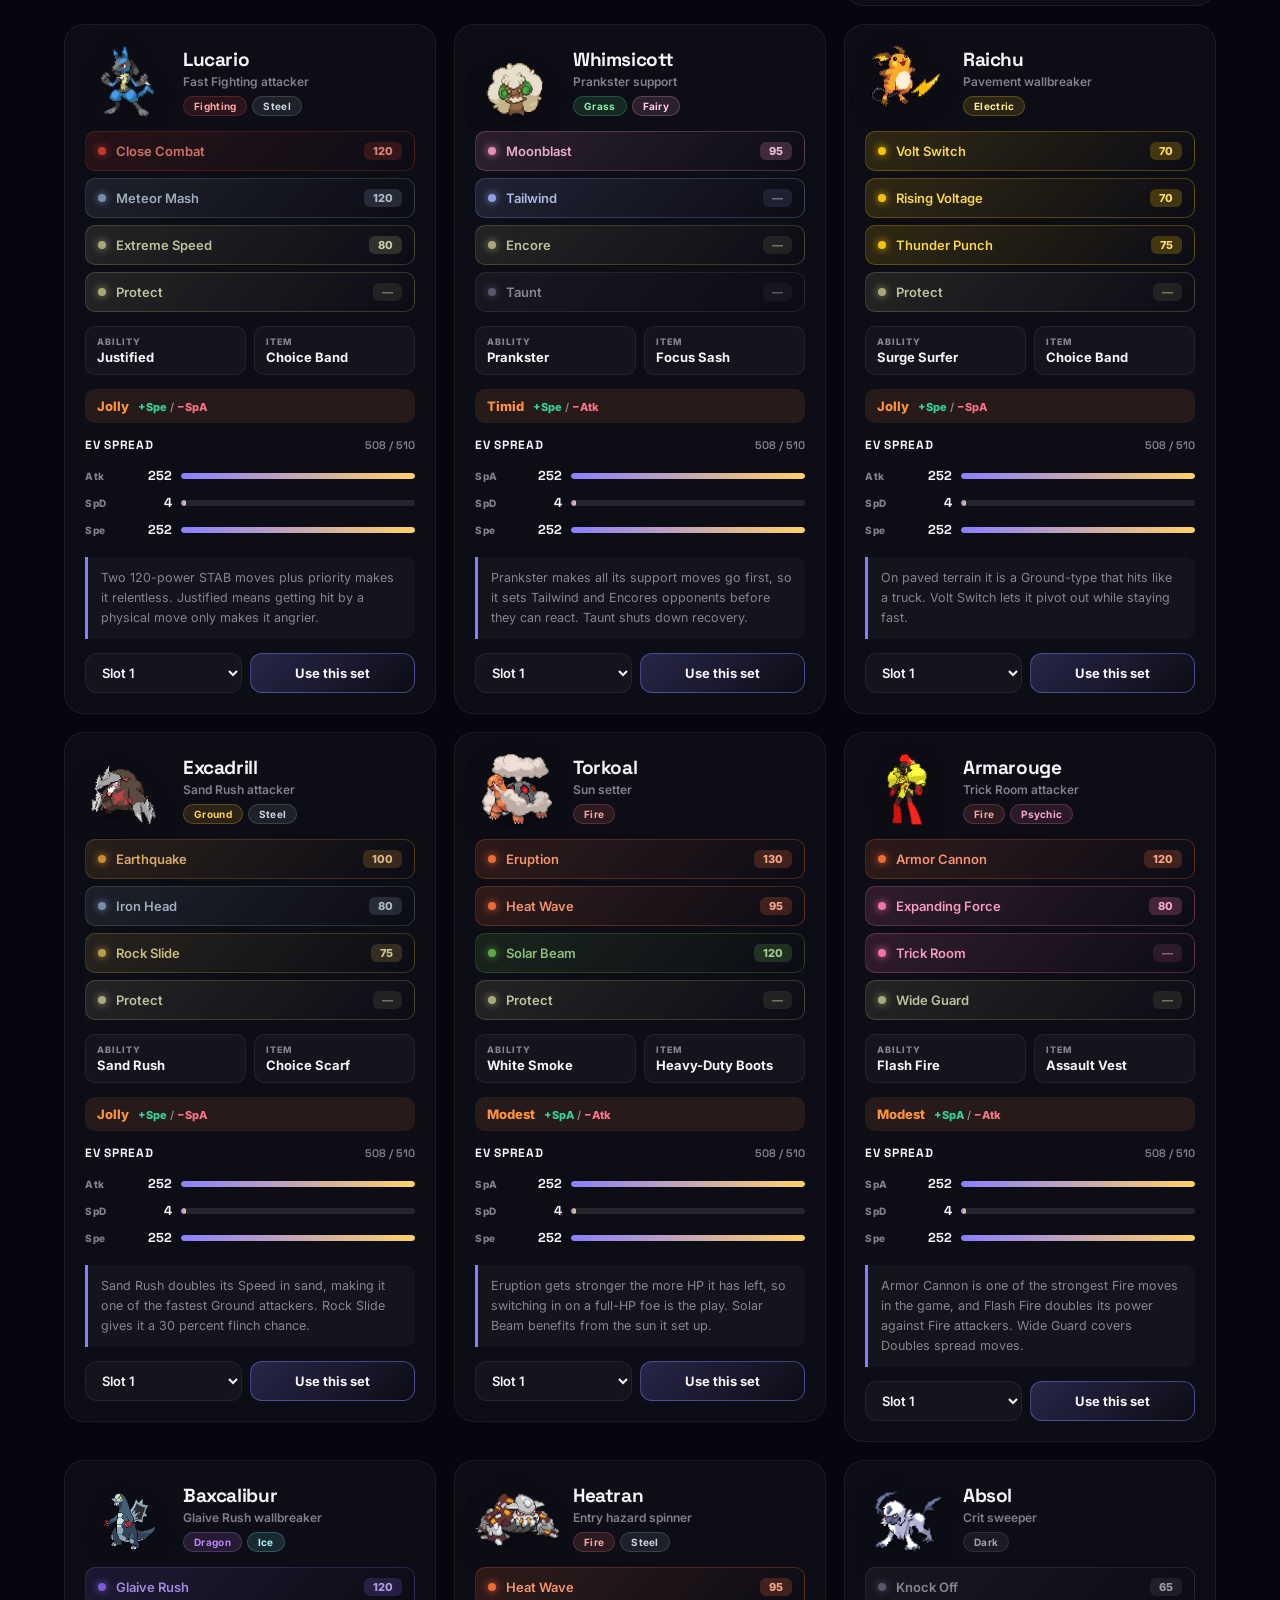
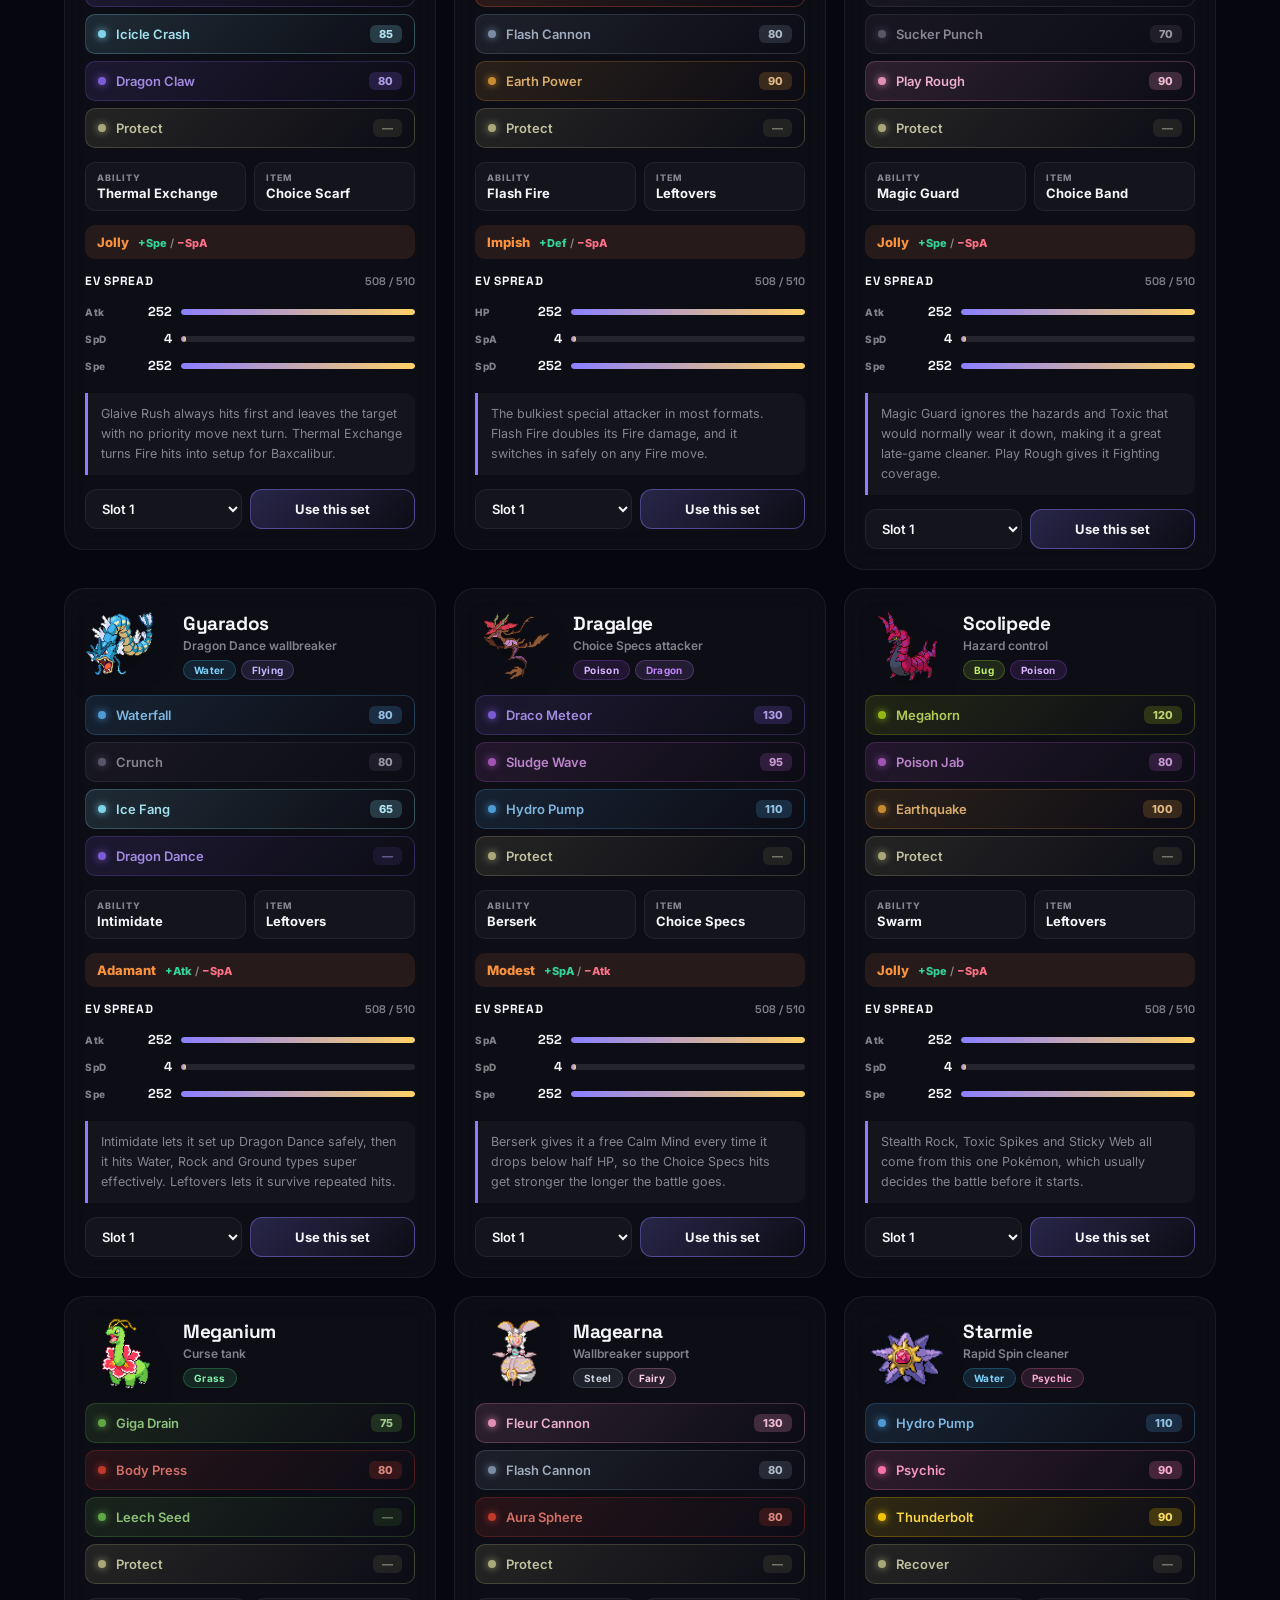
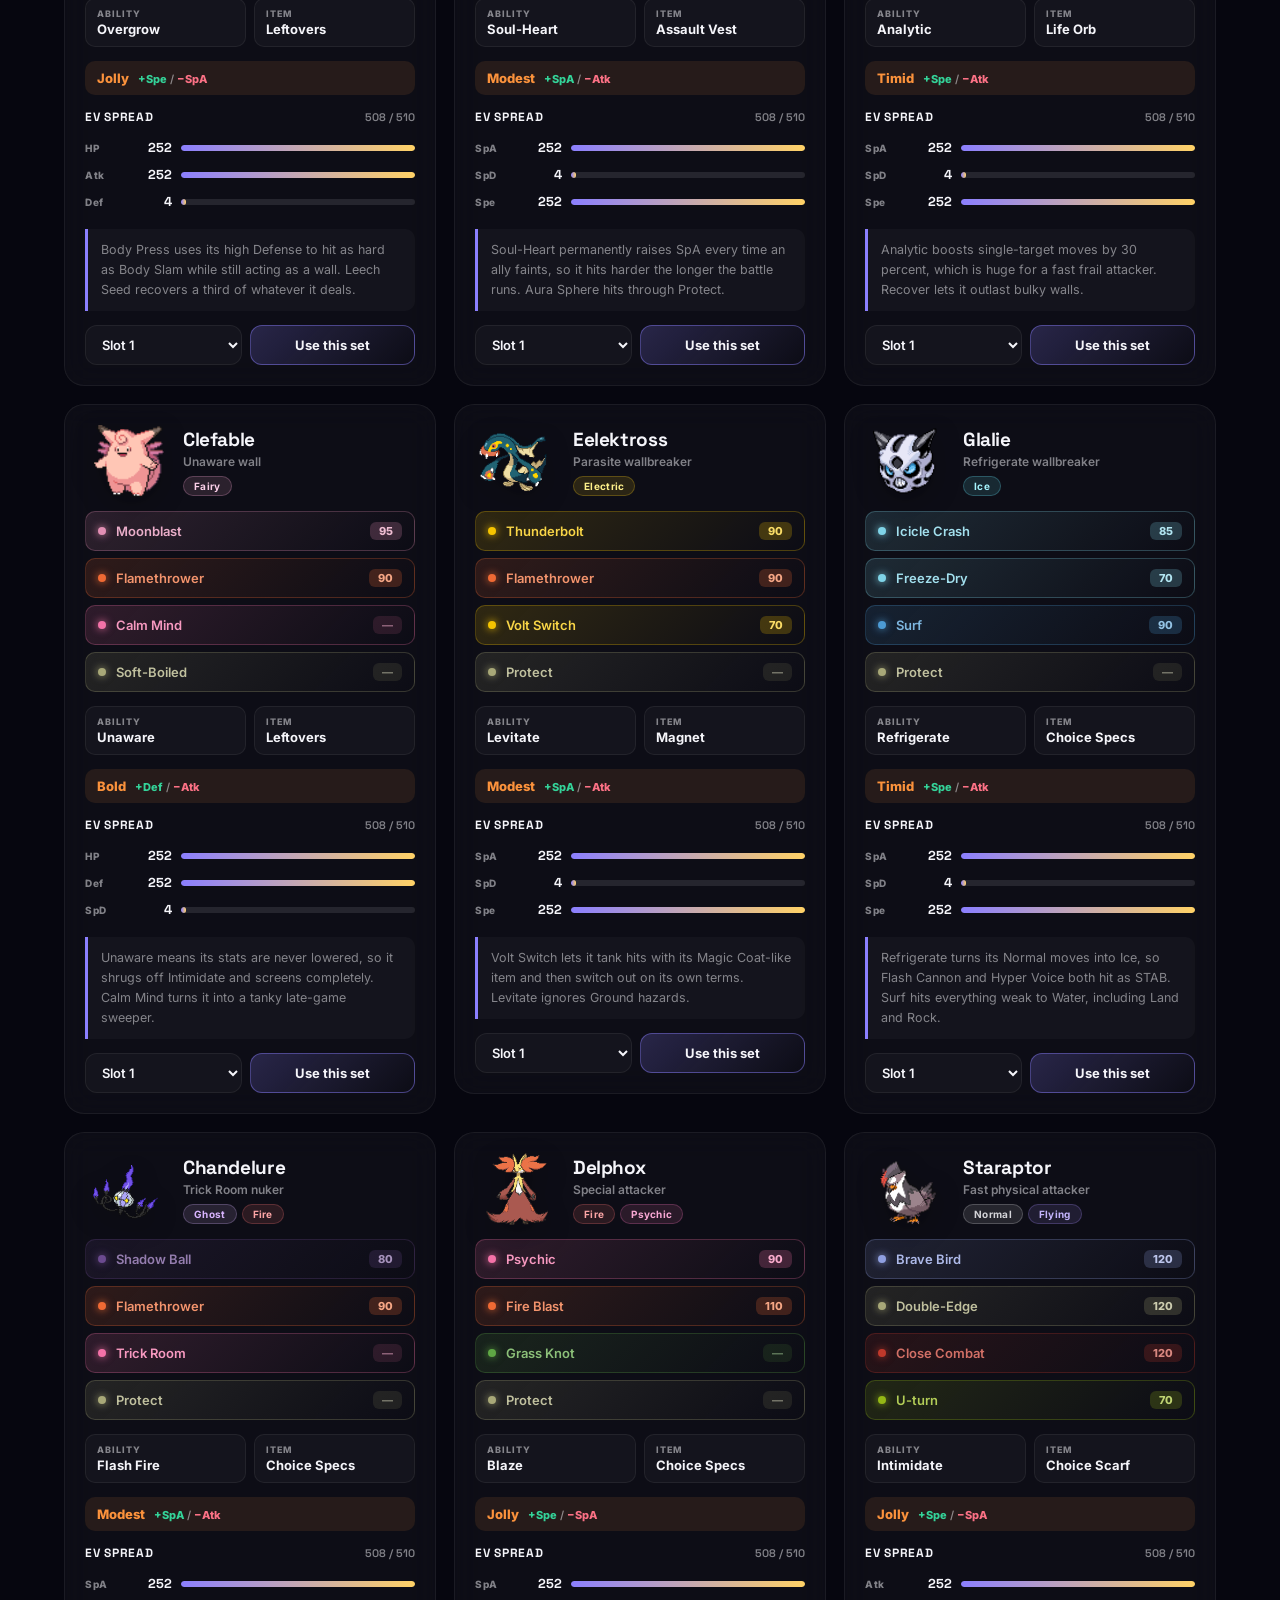
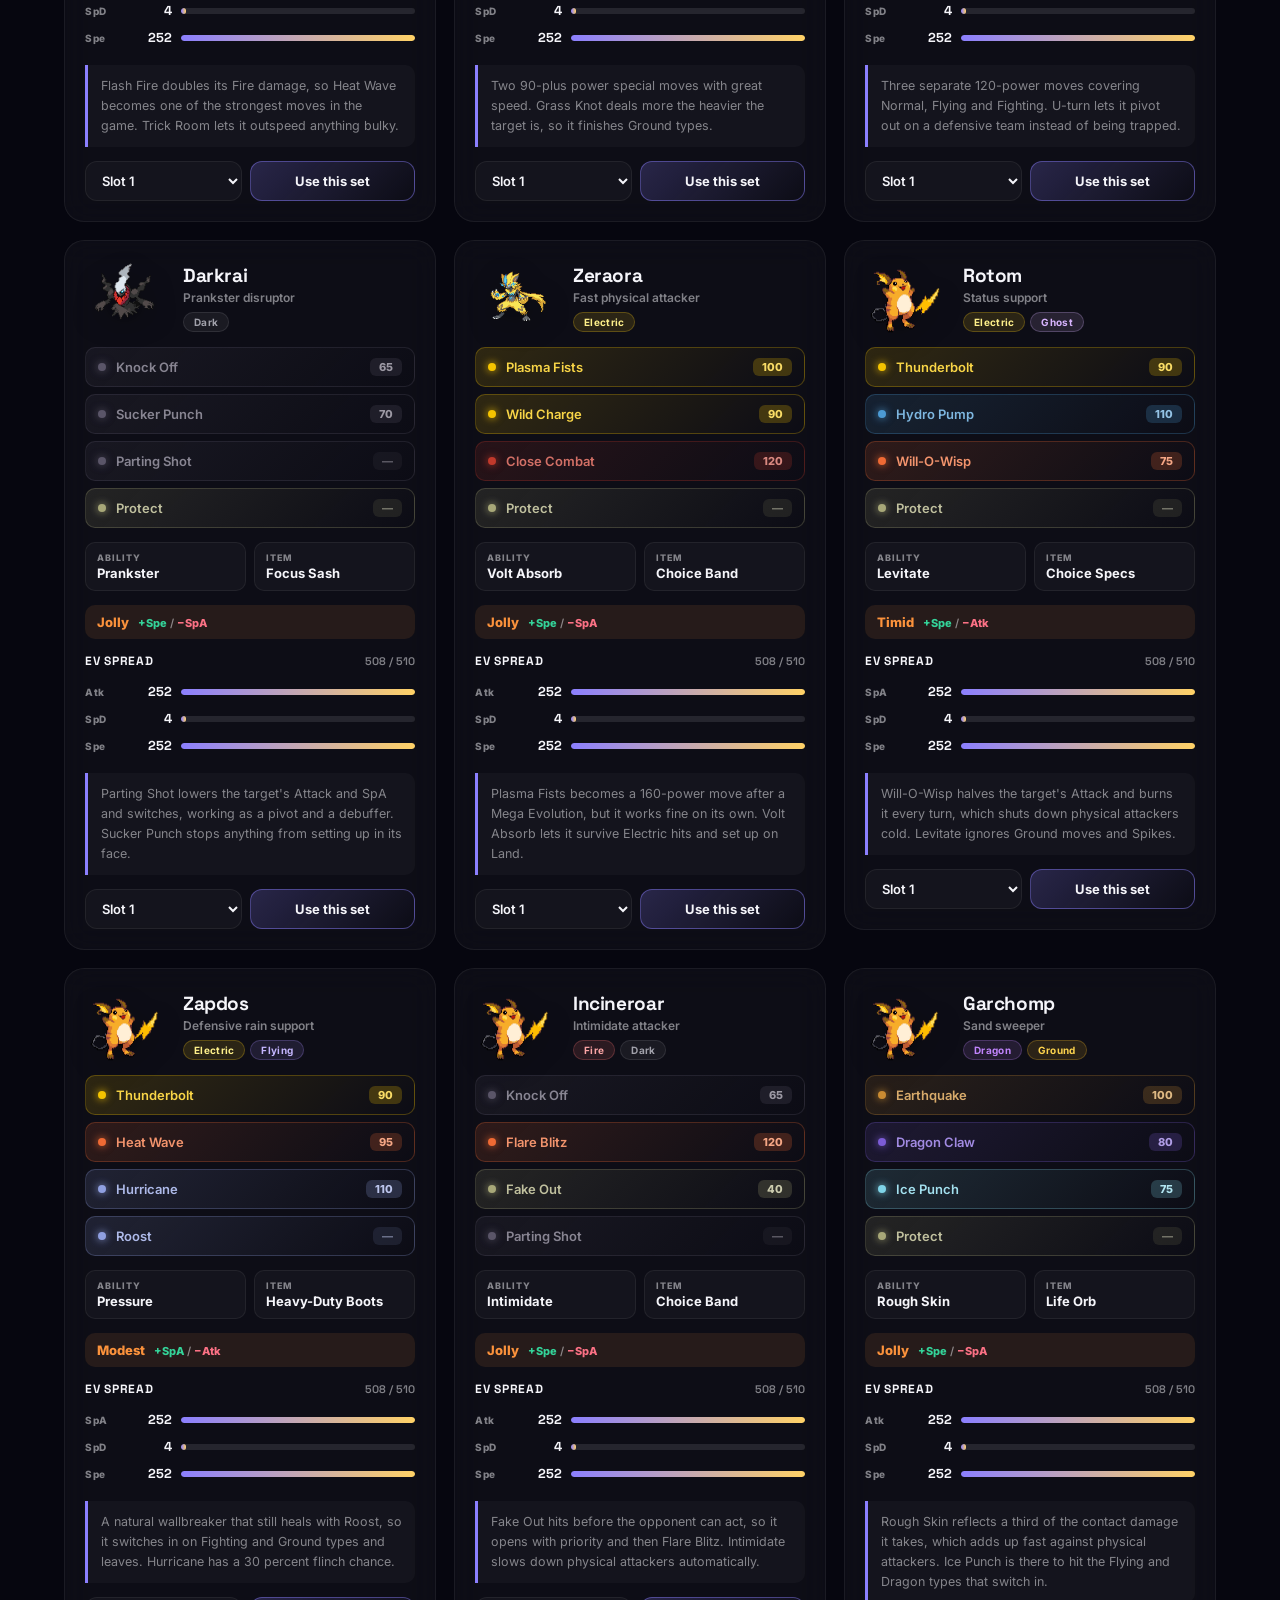
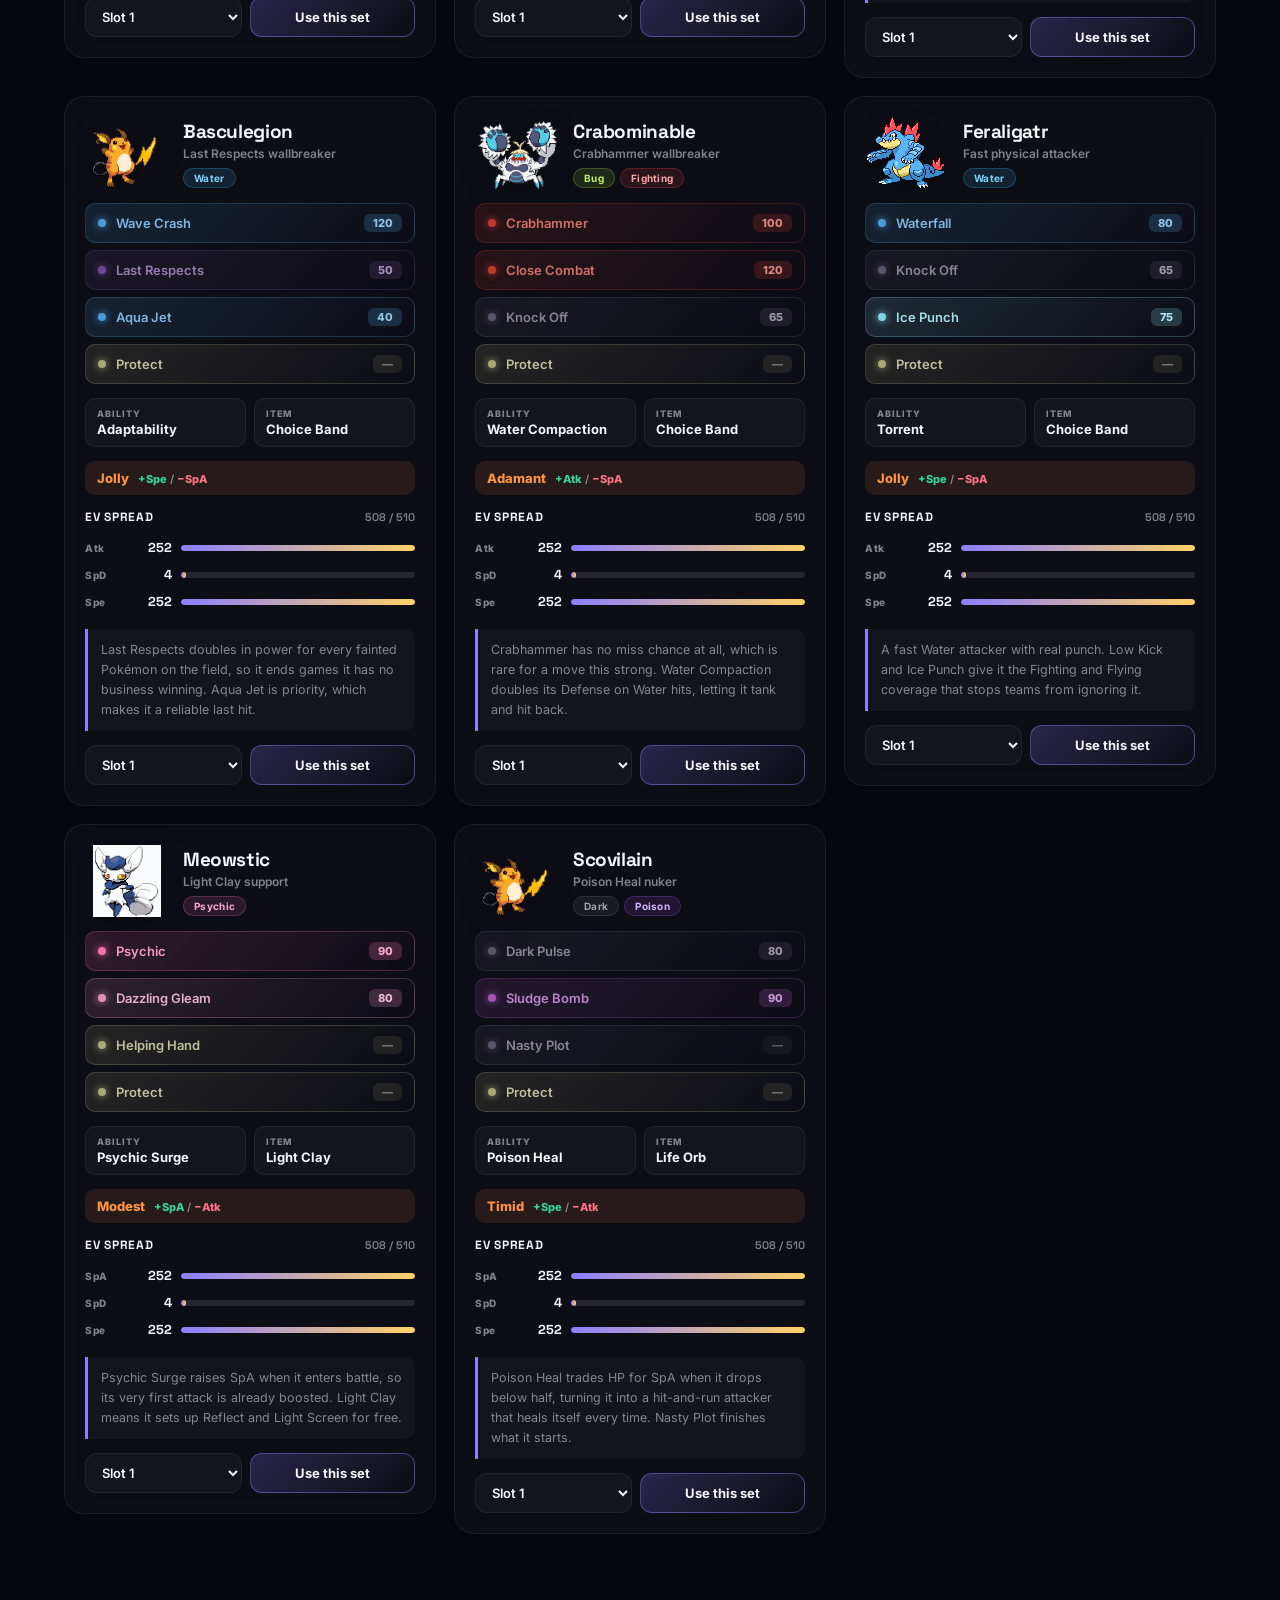
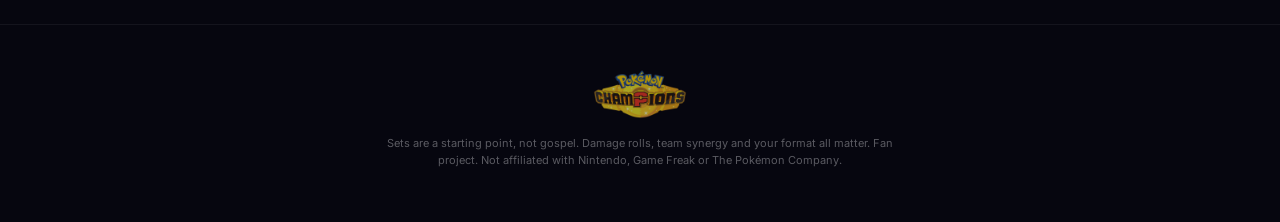
<file: sets.html>
<!DOCTYPE html>
<html lang="en">
<head>
<meta charset="UTF-8">
<meta name="viewport" content="width=device-width, initial-scale=1.0">
<title>Best Sets — Pokémon Champions</title>
<meta name="description" content="A curated competitive set for every Pokémon: moves, ability, item, nature and EV spread.">
<link rel="stylesheet" href="styles/style.css?v=21">
<link rel="stylesheet" href="styles/sets.css?v=21">
<script>document.documentElement.dataset.theme=localStorage.getItem("pokemon-theme")||"dark";</script>
<script src="scypts/theme.js?v=21" defer></script>
<script src="scypts/typechart.js?v=21" defer></script>
<script src="scypts/sprites.js?v=21" defer></script>
<script src="scypts/sets.js?v=21" defer></script>
</head>
<body>
<button class="theme-toggle" type="button" aria-pressed="false" aria-label="Switch to light mode"></button>

<header class="site-header">
  <div class="header-art" aria-hidden="true">
    <img class="art" src="images/gifs/garchomp.gif" alt="">
    <img class="art" src="images/gifs/zapdos.gif" alt="">
    <img class="art" src="images/gifs/kingambit.gif" alt="">
    <img class="art" src="images/gifs/gholdengo.gif" alt="">
    <img class="art" src="images/gifs/tyranitar.gif" alt="">
  </div>
  <div class="header-inner">
    <a class="brand" href="index.html">
      <img class="logo" src="images/logo.png" alt="Pokémon Champions">
      <span class="brand-text"><b>Team Builder</b><small>Six slots, one Mega</small></span>
    </a>
    <nav class="site-nav" aria-label="Main navigation">
      <a href="index.html">Home</a>
      <a href="team.html">My Team</a>
      <a href="replacement.html?slot=0">Replace</a>
      <a href="sets.html" aria-current="page">Sets</a>
      <a href="ai.html">Coach</a>
    </nav>
  </div>
  <div class="header-bar">
    <span>Curated competitive sets</span>
    <i class="dot"></i>
    <span><b id="sets-count">0</b> available</span>
    <i class="dot"></i>
    <span>Load one straight into a slot</span>
  </div>
</header>

<main class="sets-page">
  <p class="section-kicker">Team help</p>
  <h1 class="sets-title">The best set for every Pokémon</h1>
  <p class="sets-lead">Pick a Pokémon to see the moves, ability, item, nature and EV spread worth bringing. Load it into a slot and it is already on your team.</p>

  <div class="sets-controls">
    <label class="search-box" for="sets-search">
      <span>⌕</span>
      <input id="sets-search" type="search" placeholder="Search a Pokémon, type or role" autocomplete="off">
    </label>
    <label class="type-filter" for="sets-filter">
      <span class="filter-label">Type</span>
      <select id="sets-filter">
        <option value="all">All types</option>
        <option value="normal">Normal</option>
        <option value="fire">Fire</option>
        <option value="water">Water</option>
        <option value="electric">Electric</option>
        <option value="grass">Grass</option>
        <option value="ice">Ice</option>
        <option value="fighting">Fighting</option>
        <option value="poison">Poison</option>
        <option value="ground">Ground</option>
        <option value="flying">Flying</option>
        <option value="psychic">Psychic</option>
        <option value="bug">Bug</option>
        <option value="rock">Rock</option>
        <option value="ghost">Ghost</option>
        <option value="dragon">Dragon</option>
        <option value="dark">Dark</option>
        <option value="steel">Steel</option>
        <option value="fairy">Fairy</option>
      </select>
    </label>
  </div>

  <section class="sets-grid" id="sets-grid" aria-label="Competitive sets"></section>

  <p class="sets-empty" id="sets-empty" hidden>No set matches that search.</p>
</main>

<footer class="site-footer">
  <img class="footer-logo" src="images/logo.png" alt="Pokémon Champions">
  <p>Sets are a starting point, not gospel. Damage rolls, team synergy and your format all matter. Fan project. Not affiliated with Nintendo, Game Freak or The Pokémon Company.</p>
</footer>
</body>
</html>
</file>
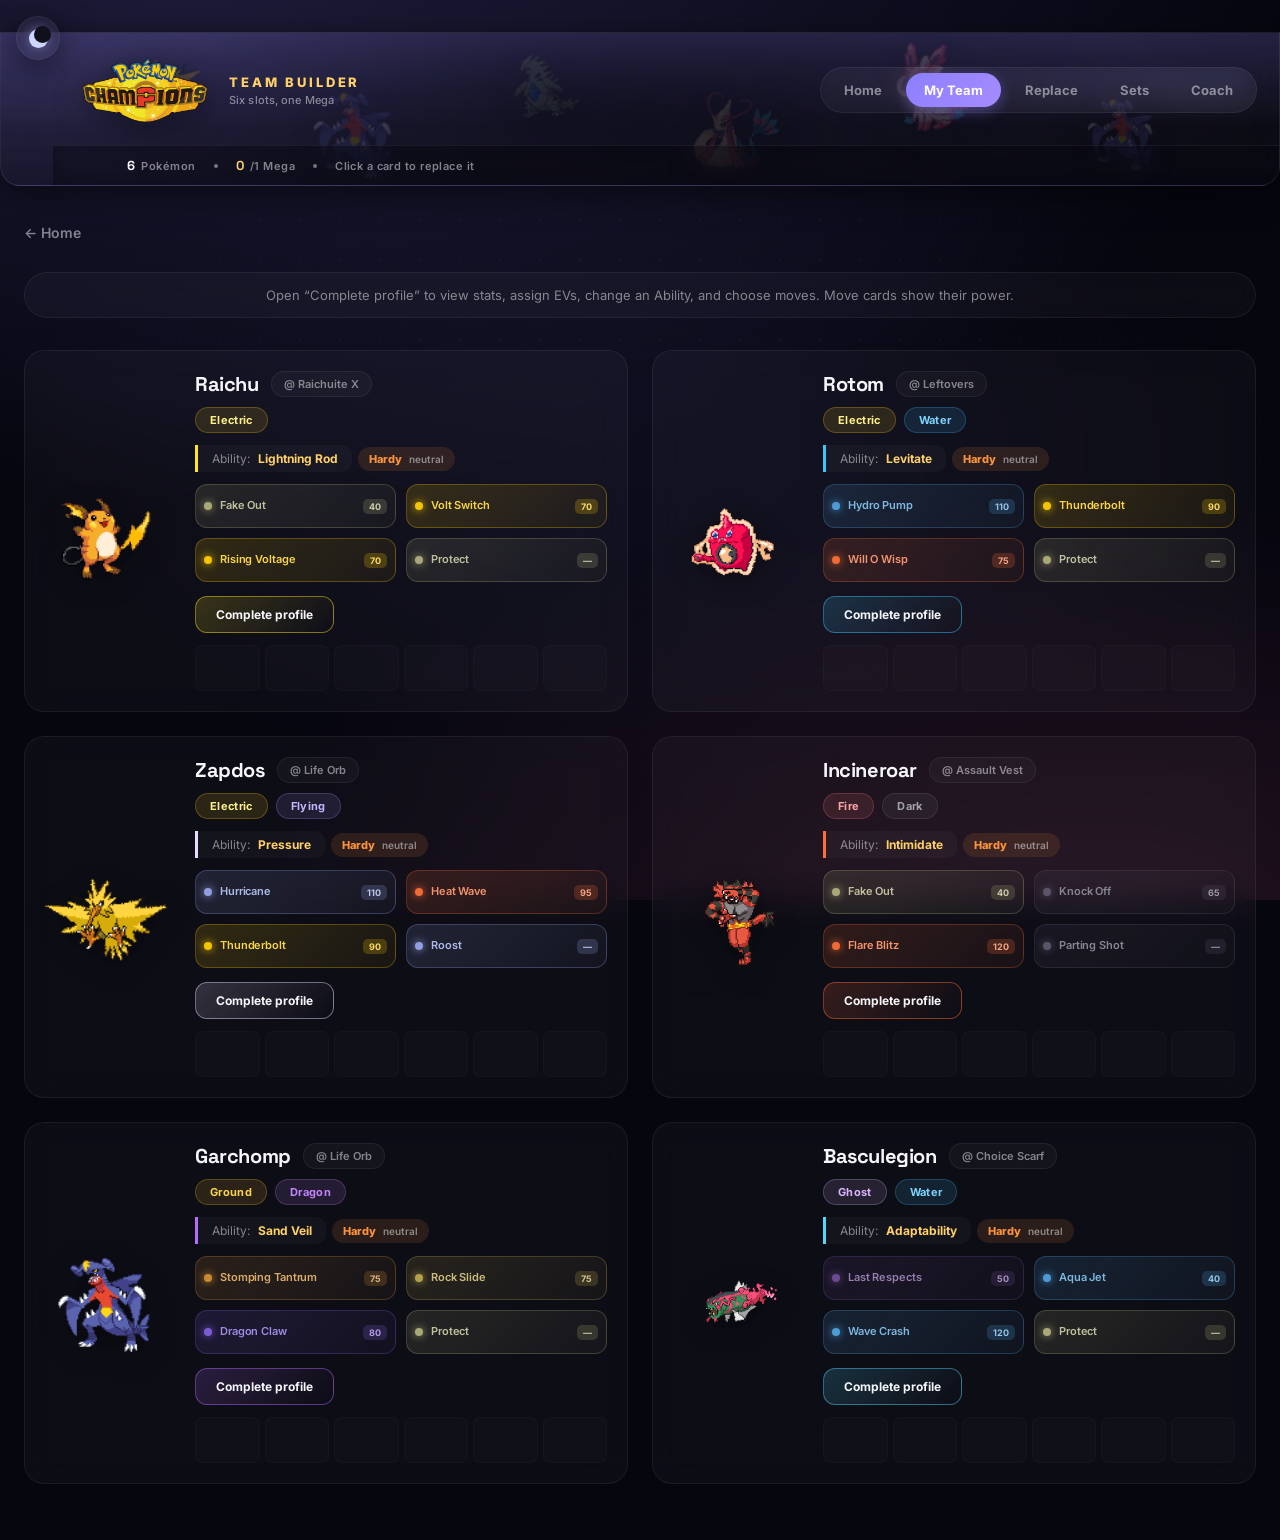
<file: team.html>
<!DOCTYPE html><html lang="en"><head><meta charset="UTF-8"><meta name="viewport" content="width=device-width, initial-scale=1.0"><title>Pokémon Champions — My Team</title><link rel="stylesheet" href="styles/style.css?v=23"><script>document.documentElement.dataset.theme=localStorage.getItem("pokemon-theme")||"dark";</script><script src="scypts/theme.js?v=23" defer></script><script src="scypts/script.js?v=23" defer></script></head><body><button class="theme-toggle" type="button" aria-pressed="false" aria-label="Switch to light mode"></button><main class="team-page"><header class="site-header"><div class="header-art" aria-hidden="true"><img class="art" src="images/gifs/zapdos.gif" alt=""><img class="art" src="images/gifs/garchomp.gif" alt=""><img class="art" src="images/gifs/tyranitar.gif" alt=""><img class="art" src="images/gifs/milotic.gif" alt=""><img class="art" src="images/gifs/sylveon.gif" alt=""><img class="art" src="images/gifs/garchomp.gif" alt=""></div><div class="header-inner"><a class="brand" href="index.html"><img class="logo" src="images/logo.png" alt="Pokémon Champions"><span class="brand-text"><b>Team Builder</b><small>Six slots, one Mega</small></span></a><nav class="site-nav" aria-label="Main navigation"><a href="index.html">Home</a><a href="team.html" aria-current="page">My Team</a><a href="replacement.html?slot=0">Replace</a><a href="sets.html">Sets</a><a href="ai.html">Coach</a></nav></div><div class="header-bar"><span><b data-team-count>6</b> Pokémon</span><i class="dot"></i><span class="is-mega"><b data-mega-count>0</b>/1 Mega</span><i class="dot"></i><span>Click a card to replace it</span></div></header><a class="back-link" href="index.html">← Home</a><p class="page-help">Open “Complete profile” to view stats, assign EVs, change an Ability, and choose moves. Move cards show their power.</p><section class="team-grid" aria-label="Pokémon team"><article class="pokemon-card" data-slot="0" data-accent="#ffe71c"><img class="sprite" src="images/gifs/raichu.gif" alt="Raichu"><div class="pokemon-details"><div class="pokemon-heading"><h1>Raichu</h1><span>@ Raichuite X</span></div><div class="types"><span class="type electric">Electric</span></div><p class="ability-line">Ability: <b>Lightning Rod</b></p><p class="nature-line"></p><ul class="moves"><li>Fake Out</li><li>Volt Switch</li><li>Rising Voltage</li><li>Protect</li></ul><button class="details-button" type="button">Complete profile</button></div></article><article class="pokemon-card" data-slot="1" data-accent="#3bc5ff"><img class="sprite" src="images/gifs/rotom.gif" alt="Rotom"><div class="pokemon-details"><div class="pokemon-heading"><h1>Rotom</h1><span>@ Leftovers</span></div><div class="types"><span class="type electric">Electric</span><span class="type water">Water</span></div><p class="ability-line">Ability: <b>Levitate</b></p><p class="nature-line"></p><ul class="moves"><li>Hydro Pump</li><li>Thunderbolt</li><li>Will-O-Wisp</li><li>Protect</li></ul><button class="details-button" type="button">Complete profile</button></div></article><article class="pokemon-card" data-slot="2" data-accent="#e7dcff"><img class="sprite" src="images/gifs/zapdos.gif" alt="Zapdos"><div class="pokemon-details"><div class="pokemon-heading"><h1>Zapdos</h1><span>@ Life Orb</span></div><div class="types"><span class="type electric">Electric</span><span class="type flying">Flying</span></div><p class="ability-line">Ability: <b>Pressure</b></p><p class="nature-line"></p><ul class="moves"><li>Hurricane</li><li>Heat Wave</li><li>Thunderbolt</li><li>Roost</li></ul><button class="details-button" type="button">Complete profile</button></div></article><article class="pokemon-card" data-slot="3" data-accent="#ff6d3c"><img class="sprite" src="images/gifs/incineroar.gif" alt="Incineroar"><div class="pokemon-details"><div class="pokemon-heading"><h1>Incineroar</h1><span>@ Assault Vest</span></div><div class="types"><span class="type fire">Fire</span><span class="type dark">Dark</span></div><p class="ability-line">Ability: <b>Intimidate</b></p><p class="nature-line"></p><ul class="moves"><li>Fake Out</li><li>Knock Off</li><li>Flare Blitz</li><li>Parting Shot</li></ul><button class="details-button" type="button">Complete profile</button></div></article><article class="pokemon-card" data-slot="4" data-accent="#b46cff"><img class="sprite" src="images/gifs/garchomp.gif" alt="Garchomp"><div class="pokemon-details"><div class="pokemon-heading"><h1>Garchomp</h1><span>@ Life Orb</span></div><div class="types"><span class="type ground">Ground</span><span class="type dragon">Dragon</span></div><p class="ability-line">Ability: <b>Sand Veil</b></p><p class="nature-line"></p><ul class="moves"><li>Stomping Tantrum</li><li>Rock Slide</li><li>Dragon Claw</li><li>Protect</li></ul><button class="details-button" type="button">Complete profile</button></div></article><article class="pokemon-card" data-slot="5" data-accent="#52d7ff"><img class="sprite" src="images/gifs/basculegion.gif" alt="Basculegion"><div class="pokemon-details"><div class="pokemon-heading"><h1>Basculegion</h1><span>@ Choice Scarf</span></div><div class="types"><span class="type ghost">Ghost</span><span class="type water">Water</span></div><p class="ability-line">Ability: <b>Adaptability</b></p><p class="nature-line"></p><ul class="moves"><li>Last Respects</li><li>Aqua Jet</li><li>Wave Crash</li><li>Protect</li></ul><button class="details-button" type="button">Complete profile</button></div></article></section></main><div class="type-tooltip" id="type-tooltip"></div><div class="modal-overlay" id="pokemon-modal" hidden><div class="pokemon-modal" role="dialog" aria-modal="true" aria-label="Pokémon profile"><button class="modal-close" type="button" aria-label="Close">×</button><div id="modal-content"></div></div></div></body></html>
</file>
<file: styles/style.css>
@import url("https://fonts.googleapis.com/css2?family=Inter:wght@400;500;600;700;800;900&family=Space+Grotesk:wght@500;600;700&display=swap");

:root {
  --bg: #06060f;
  --surface: rgba(255, 255, 255, 0.03);
  --surface-hover: rgba(255, 255, 255, 0.07);
  --border: rgba(255, 255, 255, 0.06);
  --border-hover: rgba(255, 255, 255, 0.14);
  --text: #f5f5fa;
  --text-muted: rgba(245, 245, 250, 0.5);
  --accent: #8b7fff;
  --accent-glow: rgba(139, 127, 255, 0.4);
  --gold: #ffd166;
  --radius: 20px;
  --radius-sm: 12px;
  --shadow: 0 8px 32px rgba(0, 0, 0, 0.5);
  --shadow-lg: 0 24px 64px rgba(0, 0, 0, 0.6);
  --transition: 0.3s cubic-bezier(0.4, 0, 0.2, 1);
  --theme-button-bg: #10101c;
  --ev-colour: #34d399;
  --nat-colour: #fb923c;
  color-scheme: dark;
}

* { box-sizing: border-box; margin: 0; padding: 0; }

html { scroll-behavior: smooth; }

body {
  min-height: 100vh;
  min-width: 320px;
  color: var(--text);
  font-family: 'Inter', -apple-system, BlinkMacSystemFont, sans-serif;
  background: var(--bg);
  -webkit-font-smoothing: antialiased;
  overflow-x: hidden;
}

/* === Animated Background === */
body::before {
  content: "";
  position: fixed;
  inset: 0;
  z-index: -2;
  background:
    radial-gradient(ellipse 90% 60% at 15% -5%, rgba(139, 127, 255, 0.18), transparent),
    radial-gradient(ellipse 70% 50% at 85% 105%, rgba(255, 107, 157, 0.12), transparent),
    radial-gradient(ellipse 50% 40% at 50% 50%, rgba(139, 127, 255, 0.06), transparent);
  animation: bgShift 20s ease-in-out infinite alternate;
}

body::after {
  content: "";
  position: fixed;
  inset: 0;
  z-index: -1;
  background-image:
    radial-gradient(rgba(255, 255, 255, 0.04) 1px, transparent 1px);
  background-size: 40px 40px;
  mask-image: radial-gradient(ellipse 90% 90% at 50% 50%, black, transparent);
  animation: gridPulse 8s ease-in-out infinite;
}

@keyframes bgShift {
  0% { opacity: 0.8; }
  100% { opacity: 1; }
}

@keyframes gridPulse {
  0%, 100% { opacity: 0.5; }
  50% { opacity: 1; }
}

/* === Site Header === */
.site-header {
  position: relative;
  margin: 0 0 30px;
  padding: 18px 22px 0 74px;
  overflow: hidden;
  border: 1px solid var(--border);
  border-radius: 0 0 var(--radius) var(--radius);
  background:
    linear-gradient(180deg, color-mix(in srgb, var(--accent) 18%, transparent), transparent 62%),
    linear-gradient(90deg, color-mix(in srgb, var(--accent) 7%, transparent), transparent 40%),
    var(--surface);
  backdrop-filter: blur(18px);
  box-shadow: var(--shadow);
}

.header-art {
  position: absolute;
  inset: 0;
  display: flex;
  align-items: center;
  justify-content: space-evenly;
  padding: 0 10px;
  pointer-events: none;
}

.header-art::after {
  content: "";
  position: absolute;
  inset: 0;
  background:
    radial-gradient(60% 120% at 50% 50%, var(--bg) 0%, transparent 70%),
    linear-gradient(180deg, transparent 55%, color-mix(in srgb, var(--bg) 60%, transparent) 100%);
  opacity: .5;
}

.art {
  position: relative;
  width: clamp(54px, 7.2vw, 98px);
  height: auto;
  object-fit: contain;
  opacity: .2;
  filter: drop-shadow(0 8px 18px rgba(0, 0, 0, .5)) saturate(1.2);
}

.art:nth-child(odd) { transform: translateY(-24px) rotate(-9deg); }
.art:nth-child(even) { transform: translateY(24px) rotate(9deg); }
.art:nth-child(3n) { width: clamp(46px, 6vw, 82px); opacity: .16; }

.header-inner {
  position: relative;
  z-index: 2;
  display: flex;
  flex-wrap: wrap;
  align-items: center;
  justify-content: space-between;
  gap: 16px;
  padding-bottom: 16px;
}

.brand {
  display: flex;
  align-items: center;
  gap: 14px;
  text-decoration: none;
}

.brand .logo {
  width: clamp(88px, 11vw, 140px);
  max-height: clamp(54px, 6.6vw, 78px);
}

.brand-text { display: grid; gap: 3px; }

.brand-text b {
  color: var(--gold);
  font-size: 13px;
  font-weight: 800;
  letter-spacing: .22em;
  text-transform: uppercase;
}

.brand-text small {
  color: var(--text-muted);
  font-size: 11px;
  font-weight: 500;
  letter-spacing: .01em;
}

.site-nav {
  display: flex;
  flex-wrap: wrap;
  gap: 6px;
  padding: 5px;
  border: 1px solid var(--border);
  border-radius: 999px;
  background: var(--surface);
  backdrop-filter: blur(12px);
}

.site-nav a {
  padding: 9px 18px;
  border-radius: 999px;
  color: var(--text-muted);
  font-size: 13px;
  font-weight: 700;
  text-decoration: none;
  transition: all var(--transition);
}

.site-nav a:hover {
  color: var(--text);
  background: var(--surface-hover);
  transform: translateY(-1px);
}

.site-nav a[aria-current="page"] {
  color: #fff;
  background: linear-gradient(135deg, var(--accent), #a78bff);
  box-shadow: 0 4px 14px var(--accent-glow);
}

.header-bar {
  position: relative;
  z-index: 2;
  display: flex;
  flex-wrap: wrap;
  align-items: center;
  gap: 8px 18px;
  margin: 0 -22px;
  padding: 11px 22px 11px 74px;
  border-top: 1px solid var(--border);
  background: color-mix(in srgb, var(--bg) 45%, transparent);
  backdrop-filter: blur(10px);
}

.header-bar span {
  display: inline-flex;
  align-items: center;
  gap: 6px;
  color: var(--text-muted);
  font-size: 11px;
  font-weight: 600;
  letter-spacing: .04em;
}

.header-bar b {
  color: var(--text);
  font-family: 'Space Grotesk', 'Inter', sans-serif;
  font-size: 13px;
  font-weight: 800;
}

.header-bar .dot {
  width: 4px;
  height: 4px;
  border-radius: 50%;
  background: currentColor;
  opacity: .45;
}

.header-bar .is-mega b { color: var(--gold); }

/* === Card Stats === */
.card-stats {
  display: grid;
  grid-template-columns: repeat(6, minmax(0, 1fr));
  gap: 5px;
  margin-top: 12px;
}

.stat-chip {
  position: relative;
  display: grid;
  gap: 1px;
  padding: 6px 4px 9px;
  overflow: hidden;
  border: 1px solid var(--border);
  border-radius: 8px;
  background: var(--surface);
  text-align: center;
}

.stat-chip span {
  color: var(--text-muted);
  font-size: 8px;
  font-weight: 800;
  letter-spacing: .08em;
}

.stat-chip b {
  font-family: 'Space Grotesk', 'Inter', sans-serif;
  font-size: 14px;
  font-weight: 800;
  line-height: 1.05;
}

.stat-chip em {
  font-size: 9px;
  font-style: normal;
  font-weight: 800;
  line-height: 1.2;
}

.stat-tags {
  display: flex;
  align-items: center;
  justify-content: center;
  gap: 3px;
  min-height: 12px;
}

.tag-ev { color: var(--ev-colour); }
.tag-nat { color: var(--nat-colour); }
.tag-none { color: var(--text-muted); opacity: .5; font-weight: 600; }

.stat-bar {
  position: absolute;
  right: 0;
  bottom: 0;
  left: 0;
  height: 3px;
  border-radius: 0 0 7px 7px;
  overflow: hidden;
  background: color-mix(in srgb, var(--text) 9%, transparent);
}

.stat-bar i,
.stat-bar s,
.stat-bar u {
  position: absolute;
  top: 0;
  height: 100%;
  transition: width .5s cubic-bezier(.4, 0, .2, 1), left .5s cubic-bezier(.4, 0, .2, 1);
}

.stat-bar i {
  left: 0;
  background: linear-gradient(90deg, var(--accent), color-mix(in srgb, var(--accent) 45%, var(--gold)));
}

.stat-bar s {
  background: var(--nat-colour);
}

.stat-bar u {
  background: var(--ev-colour);
  box-shadow: 0 0 7px var(--ev-colour);
}

.stat-chip.has-evs {
  border-color: color-mix(in srgb, var(--ev-colour) 30%, transparent);
}

.stat-chip.has-nature.nature-up {
  background: linear-gradient(180deg, color-mix(in srgb, var(--nat-colour) 10%, transparent), var(--surface));
}

.stat-chip.has-nature.nature-up .stat-bar i { background: linear-gradient(90deg, var(--nat-colour), color-mix(in srgb, var(--nat-colour) 55%, var(--gold))); }

.stat-chip.has-nature.nature-down .stat-bar i { background: linear-gradient(90deg, color-mix(in srgb, var(--text) 42%, transparent), color-mix(in srgb, var(--text) 30%, transparent)); }

.stat-chip.is-pending { height: 46px; opacity: .4; animation: statPulse 1.4s ease-in-out infinite; }

@keyframes statPulse { 0%, 100% { opacity: .25; } 50% { opacity: .6; } }

/* === Modal Fields === */
.field-row {
  display: flex;
  flex-wrap: wrap;
  gap: 12px;
  margin-top: 12px;
}

.field {
  display: grid;
  gap: 5px;
  min-width: 0;
}

.field > span {
  color: var(--text-muted);
  font-size: 10px;
  font-weight: 800;
  letter-spacing: .12em;
  text-transform: uppercase;
}

.field select {
  margin: 0;
  padding: 8px 12px;
  border: 1px solid var(--border);
  border-radius: var(--radius-sm);
  background: var(--surface);
  color: var(--text);
  font: inherit;
  font-size: 13px;
  font-weight: 600;
  cursor: pointer;
}

.field select:focus {
  outline: none;
  border-color: var(--accent);
  box-shadow: 0 0 0 3px var(--accent-glow);
}

.field select option {
  background: var(--bg);
  color: var(--text);
}

.locked-ability { margin-left: 0; }

/* === Theme Toggle === */
.theme-toggle {
  position: fixed;
  z-index: 90;
  top: 16px;
  left: 16px;
  width: 44px;
  height: 44px;
  display: grid;
  place-items: center;
  padding: 0;
  border: 1px solid var(--border);
  border-radius: 50%;
  background: var(--surface);
  backdrop-filter: blur(16px);
  box-shadow: var(--shadow);
  cursor: pointer;
  transition: all var(--transition);
}

.theme-toggle:hover {
  border-color: var(--border-hover);
  background: var(--surface-hover);
  transform: scale(1.08);
  box-shadow: var(--shadow-lg);
}

.theme-toggle:active { transform: scale(.95); }

.theme-icon { position: relative; display: block; width: 19px; height: 19px; }

.theme-icon-sun {
  border-radius: 50%;
  background: linear-gradient(135deg, #ffd166, #ff9f45);
  box-shadow: 0 0 12px rgba(255, 209, 102, .55);
}

.theme-icon-sun::after {
  content: "";
  position: absolute;
  inset: -6px;
  border-radius: 50%;
  background:
    conic-gradient(from 0deg, transparent 0 8%, #ffd166 8% 10%, transparent 10% 33%, #ffd166 33% 35%, transparent 35% 58%, #ffd166 58% 60%, transparent 60% 83%, #ffd166 83% 85%, transparent 85%);
  -webkit-mask: radial-gradient(circle, transparent 5px, #000 6px);
  mask: radial-gradient(circle, transparent 5px, #000 6px);
}

.theme-icon-moon {
  border-radius: 50%;
  background: #cdd6ff;
  box-shadow: 0 0 12px rgba(180, 190, 255, .45);
}

.theme-icon-moon::after {
  content: "";
  position: absolute;
  top: -3px;
  left: 5px;
  width: 17px;
  height: 17px;
  border-radius: 50%;
  background: var(--theme-button-bg, #10101c);
}

/* === Light Theme === */
:root[data-theme="light"] {
  --bg: #f4f5fb;
  --surface: rgba(255, 255, 255, 0.72);
  --surface-hover: rgba(255, 255, 255, 0.95);
  --border: rgba(20, 20, 45, 0.09);
  --border-hover: rgba(20, 20, 45, 0.2);
  --text: #14142b;
  --text-muted: rgba(20, 20, 43, 0.55);
  --accent: #5b47e0;
  --accent-glow: rgba(91, 71, 224, 0.25);
  --gold: #b07800;
  --shadow: 0 6px 24px rgba(40, 40, 90, 0.1);
  --shadow-lg: 0 18px 50px rgba(40, 40, 90, 0.16);
  --theme-button-bg: #ffffff;
  --ev-colour: #0f9d6b;
  --nat-colour: #d1620a;
  color-scheme: light;
}

:root[data-theme="light"] body { background: var(--bg); }

:root[data-theme="light"] body::before {
  background:
    radial-gradient(ellipse 90% 60% at 15% -5%, rgba(91, 71, 224, 0.14), transparent),
    radial-gradient(ellipse 70% 50% at 85% 105%, rgba(219, 39, 119, 0.1), transparent),
    radial-gradient(ellipse 50% 40% at 50% 50%, rgba(91, 71, 224, 0.06), transparent);
}

:root[data-theme="light"] body::after {
  background-image: radial-gradient(rgba(20, 20, 45, 0.07) 1px, transparent 1px);
}

:root[data-theme="light"] .logo { filter: drop-shadow(0 8px 20px rgba(40, 40, 90, 0.18)); }

:root[data-theme="light"] .hero h1 {
  background: linear-gradient(135deg, #14142b 0%, #4b3fb0 100%);
  -webkit-background-clip: text;
  background-clip: text;
}

:root[data-theme="light"] .eyebrow,
:root[data-theme="light"] .search-box span { color: #8a5a00; }

:root[data-theme="light"] .moves li {
  color: color-mix(in srgb, var(--move-colour) 78%, black);
}

:root[data-theme="light"] .moves li small {
  color: color-mix(in srgb, var(--move-colour) 75%, black);
}

:root[data-theme="light"] .moves li:hover {
  color: color-mix(in srgb, var(--move-colour) 90%, black);
}

:root[data-theme="light"] .pokemon-modal {
  background: rgba(248, 249, 255, 0.99);
  box-shadow: 0 24px 64px rgba(40, 40, 90, 0.28);
}

:root[data-theme="light"] .type-tooltip {
  background: rgba(248, 249, 255, 0.99);
  box-shadow: 0 18px 45px rgba(40, 40, 90, 0.22);
}

:root[data-theme="light"] .stat-list input,
:root[data-theme="light"] .move-select option {
  background: #fff;
  color: var(--text);
}

:root[data-theme="light"] .stat-list input { border-color: var(--border); }

:root[data-theme="light"] .ability-line b,
:root[data-theme="light"] .stat-list b { color: #8a5a00; }

:root[data-theme="light"] .modal-heading p { color: #8a5a00; }

:root[data-theme="light"] .move-row strong { color: color-mix(in srgb, var(--move-colour) 72%, black); }

:root[data-theme="light"] .details-button:hover { color: #fff; }

:root[data-theme="light"] .pokemon-heading h1 { color: var(--text); }

:root[data-theme="light"] .type {
  color: color-mix(in srgb, currentColor 88%, black);
  border-color: color-mix(in srgb, currentColor 26%, transparent);
}

:root[data-theme="light"] .theme-icon-moon::after { background: #ffffff; }

:root[data-theme="light"] .move-select,
:root[data-theme="light"] .move-select option { color: var(--text); }

:root[data-theme="light"] .type-tooltip strong { color: #8a5a00; }

:root[data-theme="light"] .pokemon-modal .move-select { color: var(--text); }

:root[data-theme="light"] .locked-item { color: #8a5a00; border-color: rgba(176, 120, 0, .35); background: rgba(176, 120, 0, .08); }

:root[data-theme="light"] .move-filter::placeholder,
:root[data-theme="light"] .search-box input::placeholder { color: var(--text-muted); }

/* === Typography === */
h1, h2, h3 { font-family: 'Space Grotesk', 'Inter', sans-serif; }

/* === Home Page === */
.home-body {
  display: grid;
  min-height: 100vh;
  place-items: center;
}

.home-page {
  width: min(100%, 920px);
  padding: 56px 24px 72px;
  text-align: center;
}

.home-page .site-header {
  padding-bottom: 28px;
  margin-bottom: 40px;
  text-align: left;
}

.home-page .site-header .brand .logo {
  width: clamp(140px, 20vw, 250px);
  max-height: clamp(84px, 12vw, 128px);
  filter: drop-shadow(0 12px 32px var(--accent-glow));
  animation: float 6s ease-in-out infinite;
}

.hero {
  max-width: 680px;
  margin: 56px auto 64px;
}

.eyebrow {
  color: var(--gold);
  font-size: 12px;
  font-weight: 700;
  letter-spacing: 0.3em;
  text-transform: uppercase;
  margin-bottom: 20px;
}

.hero h1 {
  font-size: clamp(48px, 9vw, 84px);
  font-weight: 900;
  line-height: 1.02;
  letter-spacing: -0.04em;
  background: linear-gradient(135deg, #fff 0%, rgba(255, 255, 255, 0.6) 100%);
  -webkit-background-clip: text;
  -webkit-text-fill-color: transparent;
  background-clip: text;
  margin-bottom: 24px;
}

.hero > p:not(.eyebrow) {
  max-width: 540px;
  margin: 0 auto 40px;
  color: var(--text-muted);
  font-size: 18px;
  line-height: 1.7;
}

.primary-button {
  display: inline-flex;
  align-items: center;
  gap: 12px;
  padding: 18px 32px;
  border-radius: 999px;
  background: linear-gradient(135deg, var(--accent), #a78bff);
  box-shadow: 0 12px 32px var(--accent-glow), inset 0 1px rgba(255, 255, 255, 0.25);
  color: #fff;
  font-weight: 700;
  font-size: 16px;
  text-decoration: none;
  transition: all var(--transition);
  position: relative;
  overflow: hidden;
}

.primary-button::before {
  content: "";
  position: absolute;
  inset: 0;
  background: linear-gradient(135deg, transparent, rgba(255, 255, 255, 0.15), transparent);
  transform: translateX(-100%);
  transition: transform 0.6s ease;
}

.primary-button:hover::before { transform: translateX(100%); }

.primary-button:hover {
  transform: translateY(-3px);
  box-shadow: 0 16px 40px var(--accent-glow), inset 0 1px rgba(255, 255, 255, 0.35);
  filter: brightness(1.1);
}

.primary-button span { font-size: 20px; }

.home-features {
  display: grid;
  grid-template-columns: repeat(3, 1fr);
  gap: 24px;
}

.home-features article {
  padding: 32px 24px;
  border: 1px solid var(--border);
  border-radius: var(--radius);
  background: var(--surface);
  backdrop-filter: blur(16px);
  transition: all var(--transition);
  position: relative;
  overflow: hidden;
}

.home-features article::before {
  content: "";
  position: absolute;
  top: 0;
  left: 0;
  right: 0;
  height: 1px;
  background: linear-gradient(90deg, transparent, rgba(139, 127, 255, 0.5), transparent);
  opacity: 0;
  transition: opacity var(--transition);
}

.home-features article:hover::before { opacity: 1; }

.home-features article:hover {
  border-color: var(--border-hover);
  background: var(--surface-hover);
  transform: translateY(-6px);
  box-shadow: var(--shadow-lg);
}

.home-features span {
  display: grid;
  width: 56px;
  height: 56px;
  margin: 0 auto 20px;
  place-items: center;
  border-radius: 16px;
  background: linear-gradient(135deg, rgba(139, 127, 255, 0.25), rgba(139, 127, 255, 0.05));
  color: var(--accent);
  font-size: 26px;
}

.home-features h2 {
  font-size: 18px;
  font-weight: 700;
  margin-bottom: 10px;
}

.home-features p {
  color: var(--text-muted);
  font-size: 14px;
  line-height: 1.6;
}

/* === Team Page === */
.team-page {
  width: 100%;
  min-height: 100vh;
  padding: 32px 0 56px;
}

.logo {
  width: 170px;
  max-height: 85px;
  object-fit: contain;
  filter: drop-shadow(0 6px 16px rgba(0, 0, 0, 0.4));
  transition: transform var(--transition);
}

.logo:hover { transform: scale(1.06); }

.back-link {
  display: inline-flex;
  align-items: center;
  gap: 8px;
  min-height: 32px;
  margin-bottom: 24px;
  margin-left: 24px;
  color: var(--text-muted);
  font-size: 14px;
  font-weight: 600;
  text-decoration: none;
  transition: color var(--transition);
}

.back-link:hover { color: var(--text); }

.page-help {
  margin: 0 24px 32px;
  padding: 14px 24px;
  border: 1px solid var(--border);
  border-radius: 999px;
  background: var(--surface);
  color: var(--text-muted);
  font-size: 13px;
  text-align: center;
  backdrop-filter: blur(10px);
}

.team-grid {
  display: grid;
  grid-template-columns: repeat(2, minmax(0, 1fr));
  gap: 24px;
  padding: 0 24px;
}

@media (max-width: 1040px) { .team-grid { grid-template-columns: 1fr; } }

/* === Pokémon Card === */
.pokemon-card {
  --accent: #8b7fff;
  position: relative;
  display: flex;
  align-items: center;
  gap: 20px;
  min-height: 140px;
  padding: 20px;
  border: 1px solid var(--border);
  border-radius: var(--radius);
  background: var(--surface);
  backdrop-filter: blur(16px);
  overflow: hidden;
  transition: all var(--transition);
  cursor: pointer;
  touch-action: pan-y;
}

.pokemon-card::before {
  content: "";
  position: absolute;
  inset: 0;
  background: radial-gradient(350px circle at var(--mouse-x, 50%) var(--mouse-y, 50%), color-mix(in srgb, var(--accent) 15%, transparent), transparent 60%);
  opacity: 0;
  transition: opacity 0.4s ease;
  pointer-events: none;
}

.pokemon-card::after {
  content: "";
  position: absolute;
  top: 0;
  left: 0;
  right: 0;
  height: 1px;
  background: linear-gradient(90deg, transparent, color-mix(in srgb, var(--accent) 60%, transparent), transparent);
  opacity: 0;
  transition: opacity var(--transition);
}

.pokemon-card:hover {
  border-color: color-mix(in srgb, var(--accent) 45%, transparent);
  background: var(--surface-hover);
  transform: translateY(-6px);
  box-shadow: var(--shadow-lg), 0 0 50px color-mix(in srgb, var(--accent) 20%, transparent);
}

.pokemon-card:hover::before { opacity: 1; }
.pokemon-card:hover::after { opacity: 1; }

.sprite {
  flex: 0 0 clamp(84px, 14vw, 130px);
  width: clamp(84px, 14vw, 130px);
  height: clamp(66px, 11vw, 100px);
  object-fit: contain;
  filter: drop-shadow(0 6px 12px rgba(0, 0, 0, 0.4));
  animation: breathe 4s ease-in-out infinite;
}

.pokemon-card:nth-child(even) .sprite { animation-delay: -2s; }

.pokemon-details {
  flex: 1;
  min-width: 0;
}

.pokemon-heading {
  display: flex;
  align-items: center;
  gap: 12px;
  margin-bottom: 10px;
}

.pokemon-heading h1 {
  font-size: 20px;
  font-weight: 800;
  letter-spacing: -0.02em;
}

.pokemon-heading span {
  padding: 5px 12px;
  border-radius: 999px;
  background: var(--surface);
  border: 1px solid var(--border);
  color: var(--text-muted);
  font-size: 11px;
  font-weight: 600;
  white-space: nowrap;
}

.types {
  display: flex;
  gap: 8px;
  margin-bottom: 12px;
}

.type {
  display: inline-grid;
  place-items: center;
  padding: 5px 14px;
  border-radius: 999px;
  font-size: 11px;
  font-weight: 700;
  letter-spacing: 0.03em;
  cursor: help;
  transition: all var(--transition);
  border: 1px solid rgba(255, 255, 255, 0.12);
}

.type:hover {
  transform: translateY(-3px) scale(1.08);
  box-shadow: 0 6px 16px currentColor;
}

.electric { color: #fef08a; background: rgba(250, 204, 21, 0.12); border-color: rgba(250, 204, 21, 0.25); }
.water { color: #7dd3fc; background: rgba(56, 189, 248, 0.12); border-color: rgba(56, 189, 248, 0.25); }
.flying { color: #c4b5fd; background: rgba(167, 139, 250, 0.12); border-color: rgba(167, 139, 250, 0.25); }
.fire { color: #fca5a5; background: rgba(248, 113, 113, 0.12); border-color: rgba(248, 113, 113, 0.25); }
.dark { color: #a1a1aa; background: rgba(113, 113, 122, 0.12); border-color: rgba(113, 113, 122, 0.25); }
.ground { color: #fcd34d; background: rgba(251, 191, 36, 0.12); border-color: rgba(251, 191, 36, 0.25); }
.dragon { color: #c084fc; background: rgba(192, 132, 252, 0.12); border-color: rgba(192, 132, 252, 0.25); }
.ghost { color: #d8b4fe; background: rgba(216, 180, 254, 0.12); border-color: rgba(216, 180, 254, 0.25); }
.grass { color: #86efac; background: rgba(74, 222, 128, 0.12); border-color: rgba(74, 222, 128, 0.25); }
.steel { color: #cbd5e1; background: rgba(148, 163, 184, 0.12); border-color: rgba(148, 163, 184, 0.25); }
.normal { color: #d4d4d8; background: rgba(212, 212, 216, 0.12); border-color: rgba(212, 212, 216, 0.25); }
.ice { color: #a5f3fc; background: rgba(103, 232, 249, 0.12); border-color: rgba(103, 232, 249, 0.25); }
.fighting { color: #fca5a5; background: rgba(239, 68, 68, 0.12); border-color: rgba(239, 68, 68, 0.25); }
.poison { color: #d8b4fe; background: rgba(168, 85, 247, 0.12); border-color: rgba(168, 85, 247, 0.25); }
.psychic { color: #f9a8d4; background: rgba(244, 114, 182, 0.12); border-color: rgba(244, 114, 182, 0.25); }
.bug { color: #bef264; background: rgba(163, 230, 53, 0.12); border-color: rgba(163, 230, 53, 0.25); }
.rock { color: #d6d3d1; background: rgba(214, 211, 209, 0.12); border-color: rgba(214, 211, 209, 0.25); }
.fairy { color: #fbcfe8; background: rgba(249, 168, 212, 0.12); border-color: rgba(249, 168, 212, 0.25); }

.ability-line {
  display: inline-flex;
  align-items: center;
  gap: 8px;
  padding: 6px 14px;
  border-left: 3px solid var(--accent);
  border-radius: 0 10px 10px 0;
  background: var(--surface);
  color: var(--text-muted);
  font-size: 12px;
  margin-bottom: 12px;
}

.ability-line b { color: var(--gold); font-weight: 700; }

.nature-line {
  display: inline-flex;
  align-items: center;
  gap: 7px;
  margin: 0 0 12px 6px;
  padding: 5px 11px;
  border-radius: 999px;
  background: color-mix(in srgb, var(--nat-colour) 12%, transparent);
  color: var(--text-muted);
  font-size: 11px;
}

.nature-line b {
  color: var(--nat-colour);
  font-weight: 800;
}

.nature-line small {
  color: var(--text-muted);
  font-size: 10px;
  font-weight: 600;
}

.moves {
  display: grid;
  grid-template-columns: repeat(2, minmax(0, 1fr));
  gap: 10px;
  list-style: none;
}

.moves li {
  --move-colour: var(--accent);
  display: flex;
  align-items: center;
  gap: 8px;
  min-width: 0;
  padding: 10px 8px;
  border: 1px solid color-mix(in srgb, var(--move-colour) 28%, transparent);
  border-radius: var(--radius-sm);
  background: linear-gradient(135deg, color-mix(in srgb, var(--move-colour) 16%, transparent), color-mix(in srgb, var(--move-colour) 5%, transparent));
  font-size: 11px;
  font-weight: 600;
  color: color-mix(in srgb, var(--move-colour) 72%, white);
  cursor: pointer;
  transition: all var(--transition);
  min-height: 44px;
}

.moves li::before {
  content: "";
  width: 8px;
  height: 8px;
  border-radius: 50%;
  background: var(--move-colour);
  flex-shrink: 0;
  box-shadow: 0 0 8px var(--move-colour);
}

.moves li:hover {
  border-color: color-mix(in srgb, var(--move-colour) 65%, transparent);
  background: linear-gradient(135deg, color-mix(in srgb, var(--move-colour) 30%, transparent), color-mix(in srgb, var(--move-colour) 12%, transparent));
  box-shadow: 0 6px 20px color-mix(in srgb, var(--move-colour) 30%, transparent);
  transform: translateY(-2px);
}

.moves li .move-text {
  flex: 1;
  min-width: 0;
  overflow-wrap: anywhere;
  line-height: 1.25;
  letter-spacing: -0.01em;
}

.moves li small {
  padding: 2px 6px;
  border-radius: 5px;
  background: color-mix(in srgb, var(--move-colour) 22%, transparent);
  color: color-mix(in srgb, var(--move-colour) 60%, white);
  font-size: 9px;
  font-weight: 700;
  flex-shrink: 0;
}

.details-button {
  margin-top: 14px;
  padding: 10px 20px;
  border: 1px solid color-mix(in srgb, var(--accent) 45%, transparent);
  border-radius: var(--radius-sm);
  background: linear-gradient(135deg, color-mix(in srgb, var(--accent) 18%, transparent), transparent);
  color: var(--text);
  font: inherit;
  font-size: 12px;
  font-weight: 700;
  cursor: pointer;
  touch-action: manipulation;
  -webkit-tap-highlight-color: transparent;
  user-select: none;
  transition: all var(--transition);
}

.details-button:active { transform: scale(.97); }

.details-button:hover {
  background: var(--accent);
  color: #fff;
  transform: translateY(-2px);
  box-shadow: 0 6px 20px var(--accent-glow);
}

/* === Modal === */
.modal-overlay {
  position: fixed;
  z-index: 200;
  inset: 0;
  display: grid;
  place-items: center;
  padding: 24px;
  background: rgba(0, 0, 0, 0.75);
  backdrop-filter: blur(10px);
  overscroll-behavior: contain;
  /* Visible by default: never gate visibility behind an animation or a
     class added in rAF, both of which can be suspended on some devices. */
  opacity: 1;
}

.modal-overlay[hidden] { display: none; }

.pokemon-modal {
  position: relative;
  width: min(880px, 100%);
  max-height: min(88svh, 850px);
  padding: 32px;
  border: 1px solid var(--border-hover);
  border-radius: 24px;
  background: rgba(12, 12, 25, 0.98);
  color: var(--text);
  box-shadow: var(--shadow-lg);
  overflow: auto;
  -webkit-overflow-scrolling: touch;
  transform: translateY(0) scale(1);
  transition: transform .25s cubic-bezier(.2, .8, .2, 1);
}

/* Entrance motion is an enhancement only: the sheet is already in its
   final position if the transition never runs. */
.modal-overlay.is-anim .pokemon-modal { transform: translateY(18px) scale(.97); }

body.modal-open { overflow: hidden; }

.modal-close {
  position: absolute;
  z-index: 2;
  top: 20px;
  right: 20px;
  width: 44px;
  height: 44px;
  display: grid;
  place-items: center;
  border: 1px solid var(--border);
  border-radius: 50%;
  background: var(--surface);
  color: var(--text);
  font-size: 20px;
  cursor: pointer;
  touch-action: manipulation;
  transition: all var(--transition);
}

.modal-close:hover {
  background: var(--surface-hover);
  border-color: var(--border-hover);
  transform: rotate(90deg);
}

.modal-heading {
  display: flex;
  align-items: center;
  gap: 24px;
  padding-bottom: 24px;
  border-bottom: 1px solid var(--border);
  margin-bottom: 28px;
}

.modal-heading img {
  width: 110px;
  height: 90px;
  object-fit: contain;
}

.modal-heading p {
  color: var(--gold);
  font-size: 11px;
  font-weight: 700;
  letter-spacing: 0.18em;
  text-transform: uppercase;
  margin-bottom: 6px;
}

.modal-heading h2 {
  font-size: 30px;
  font-weight: 800;
  letter-spacing: -0.02em;
}

.modal-heading select {
  margin-left: 8px;
  padding: 8px 12px;
  border: 1px solid var(--border);
  border-radius: var(--radius-sm);
  background: var(--surface);
  color: var(--text);
  font: inherit;
  font-size: 13px;
  cursor: pointer;
}

.profile-section { margin-top: 28px; }

.profile-section h3 {
  display: flex;
  justify-content: space-between;
  align-items: center;
  gap: 12px;
  font-size: 17px;
  font-weight: 700;
  margin-bottom: 14px;
}

.profile-section h3 small {
  color: var(--text-muted);
  font-size: 12px;
  font-weight: 500;
}

.profile-section h3 small.is-over { color: #f87171; font-weight: 700; }

.stat-list {
  display: grid;
  grid-template-columns: repeat(3, 1fr);
  gap: 12px;
}

.stat-list label {
  display: grid;
  grid-template-columns: 1fr 56px auto;
  align-items: center;
  gap: 10px;
  padding: 12px 14px;
  border: 1px solid var(--border);
  border-radius: var(--radius-sm);
  background: var(--surface);
  font-size: 13px;
  transition: all var(--transition);
}

.stat-list label:hover {
  border-color: var(--border-hover);
  background: var(--surface-hover);
}

.stat-list b { color: var(--gold); font-weight: 700; }

.stat-list input {
  width: 56px;
  padding: 8px 10px;
  border: 1px solid var(--border);
  border-radius: 8px;
  background: var(--bg);
  color: var(--text);
  font: inherit;
  font-weight: 700;
  text-align: center;
}

.stat-list input:focus {
  outline: none;
  border-color: var(--accent);
  box-shadow: 0 0 0 3px var(--accent-glow);
}

.stat-list em {
  font-size: 11px;
  font-style: normal;
  color: var(--text-muted);
}

.move-filter {
  width: 100%;
  margin-bottom: 14px;
  padding: 14px 18px;
  border: 1px solid var(--border);
  border-radius: var(--radius-sm);
  background: var(--surface);
  color: var(--text);
  font: inherit;
  font-size: 14px;
  transition: all var(--transition);
}

.move-filter:focus {
  outline: none;
  border-color: var(--accent);
  box-shadow: 0 0 0 3px var(--accent-glow);
}

.move-filter::placeholder { color: var(--text-muted); }

.move-select {
  width: 100%;
  border: 0;
  outline: 0;
  background: transparent;
  color: var(--text);
  font: inherit;
  font-weight: 600;
  cursor: pointer;
}

.move-select option {
  background: var(--bg);
  color: var(--text);
}

/* === Loading state === */
.modal-loading {
  display: grid;
  justify-items: center;
  gap: 14px;
  min-height: 190px;
  padding: 26px 10px;
  text-align: center;
}

.modal-loading p {
  margin: 0;
  color: var(--text);
  font-size: 15px;
  font-weight: 600;
}

.modal-loading small {
  color: var(--text-muted);
  font-size: 12px;
}

.spinner {
  width: 42px;
  height: 42px;
  border: 3px solid color-mix(in srgb, var(--accent) 25%, transparent);
  border-top-color: var(--accent);
  border-radius: 50%;
  animation: spin .8s linear infinite;
}

@keyframes spin { to { transform: rotate(360deg); } }

.load-bar {
  width: min(100%, 280px);
  height: 6px;
  border-radius: 999px;
  background: color-mix(in srgb, var(--text) 12%, transparent);
  overflow: hidden;
}

.load-bar i {
  display: block;
  width: 0;
  height: 100%;
  border-radius: 999px;
  background: linear-gradient(90deg, var(--accent), var(--gold));
  transition: width .25s ease;
}

.modal-error { display: grid; justify-items: center; gap: 12px; padding: 26px 10px; text-align: center; }
.modal-error h2 { margin: 0; font-size: 20px; }
.modal-error p { margin: 0 0 6px; color: var(--text-muted); font-size: 14px; line-height: 1.6; }

.offline-note {
  padding: 14px 16px;
  border: 1px solid rgba(255, 209, 102, .3);
  border-radius: var(--radius-sm);
  background: color-mix(in srgb, var(--gold) 8%, transparent);
  color: var(--text-muted);
  font-size: 13px;
  line-height: 1.55;
}

.move-list.hidden { display: none; }

/* === Type Tooltip === */
.type-tooltip {
  position: fixed;
  z-index: 100;
  width: min(280px, calc(100vw - 24px));
  padding: 16px 18px;
  border: 1px solid var(--border-hover);
  border-radius: var(--radius);
  background: rgba(12, 12, 25, 0.98);
  box-shadow: var(--shadow-lg);
  color: var(--text);
  font-size: 13px;
  line-height: 1.5;
  opacity: 0;
  pointer-events: none;
  transform: translateY(-10px);
  transition: all 0.25s ease;
  backdrop-filter: blur(16px);
}

.type-tooltip strong {
  display: block;
  padding-bottom: 10px;
  margin-bottom: 10px;
  border-bottom: 1px solid var(--border);
  color: var(--gold);
  font-size: 16px;
  font-weight: 700;
}

.type-tooltip span { display: block; }

.type-tooltip b {
  display: block;
  color: var(--text-muted);
  font-size: 10px;
  font-weight: 700;
  letter-spacing: 0.12em;
  text-transform: uppercase;
  margin-top: 10px;
}

.type-tooltip i {
  display: block;
  color: var(--text);
  font-size: 13px;
  font-style: normal;
  font-weight: 600;
  margin-top: 3px;
}

.type-tooltip.is-visible {
  opacity: 1;
  transform: translateY(0);
}

/* === Replacement Page === */
.replacement-page > h1 {
  font-size: 30px;
  font-weight: 800;
  text-align: center;
  letter-spacing: -0.02em;
  margin-bottom: 20px;
}

.search-box {
  display: flex;
  align-items: center;
  width: min(100%, 600px);
  height: 56px;
  margin: 28px auto 10px;
  padding: 0 22px;
  border: 1px solid var(--border);
  border-radius: 999px;
  background: var(--surface);
  box-shadow: var(--shadow);
  color: var(--gold);
  transition: all var(--transition);
  backdrop-filter: blur(16px);
}

.search-box:focus-within {
  border-color: var(--accent);
  box-shadow: var(--shadow), 0 0 0 4px var(--accent-glow);
}

.search-box span {
  margin-right: 14px;
  font-size: 22px;
}

.search-box input {
  align-self: stretch;
  width: 100%;
  min-height: 40px;
  border: 0;
  outline: 0;
  background: transparent;
  color: var(--text);
  font: inherit;
  font-size: 16px;
}

.search-box input::placeholder { color: var(--text-muted); }

.result-count {
  min-height: 22px;
  margin: 0 auto 28px;
  color: var(--text-muted);
  font-size: 13px;
  text-align: center;
}

.replacement-grid {
  display: grid;
  grid-template-columns: repeat(2, minmax(0, 1fr));
  gap: 20px;
  padding: 0 24px;
}

.replacement-card {
  display: grid;
  grid-template-columns: 110px 1fr;
  align-items: center;
  gap: 18px;
  min-height: 120px;
  padding: 16px 20px;
  border: 1px solid var(--border);
  border-radius: var(--radius);
  background: var(--surface);
  color: var(--text);
  font: inherit;
  text-align: left;
  cursor: pointer;
  transition: all var(--transition);
  backdrop-filter: blur(16px);
}

.replacement-card:hover,
.replacement-card:focus-visible {
  border-color: var(--gold);
  background: var(--surface-hover);
  box-shadow: var(--shadow-lg), 0 0 40px rgba(255, 209, 102, 0.15);
  outline: 0;
  transform: translateY(-4px);
}

.replacement-card img {
  grid-row: span 2;
  width: 100px;
  height: 90px;
  object-fit: contain;
  filter: drop-shadow(0 6px 12px rgba(0, 0, 0, 0.4));
}

.replacement-card span {
  font-size: 18px;
  font-weight: 700;
}

.replacement-card small {
  color: var(--text-muted);
  font-size: 13px;
}

/* === Locked Item === */
.locked-item {
  display: inline-flex;
  flex-direction: column;
  margin-left: 12px;
  padding: 8px 12px;
  border: 1px solid rgba(255, 209, 102, 0.3);
  border-radius: var(--radius-sm);
  background: rgba(255, 209, 102, 0.08);
  color: var(--gold);
  font-weight: 700;
  font-size: 12px;
}

.locked-item small {
  margin-top: 3px;
  color: var(--text-muted);
  font-size: 10px;
  font-weight: 500;
}

/* === Move Row === */
.move-row {
  --move-colour: var(--accent);
  display: grid;
  grid-template-columns: 24px minmax(150px, 1fr) 90px 190px;
  align-items: start;
  gap: 14px;
  padding: 12px 10px;
  border: 1px solid transparent;
  border-radius: var(--radius-sm);
  transition: background .2s ease, border-color .2s ease;
}

.move-row:hover {
  background: color-mix(in srgb, var(--move-colour) 8%, transparent);
  border-color: color-mix(in srgb, var(--move-colour) 25%, transparent);
}

.move-row .move-name { color: color-mix(in srgb, var(--move-colour) 55%, white); }

.move-row:last-child { border-bottom: 0; }

.move-name {
  display: block;
  font-weight: 700;
  font-size: 14px;
}

.move-name small,
.move-row strong small {
  display: block;
  margin-top: 5px;
  color: var(--text-muted);
  font-size: 11px;
  font-weight: 500;
  line-height: 1.4;
}

.move-row strong {
  color: color-mix(in srgb, var(--move-colour) 60%, white);
  font-size: 12px;
  text-align: right;
  text-transform: capitalize;
}

/* === Animations === */
@keyframes float {
  0%, 100% { transform: translateY(0); }
  50% { transform: translateY(-10px); }
}

@keyframes breathe {
  0%, 100% { transform: translateY(0) rotate(-0.5deg); }
  50% { transform: translateY(-5px) rotate(0.5deg); }
}

/* === Responsive === */
@media (max-width: 760px) {
  .team-page { padding: 20px 16px 48px; }
  .team-header { padding: 16px 0 24px; }
  .site-header { padding: 16px 16px 20px 68px; border-radius: 0 0 var(--radius) var(--radius); }
  .header-inner { justify-content: center; }
  .site-nav a { padding: 8px 14px; font-size: 12px; }
  .team-grid, .replacement-grid { grid-template-columns: 1fr; gap: 20px; }
  .home-features { grid-template-columns: 1fr; }
  .hero { margin: 44px auto 52px; }
  .home-page { padding: 40px 16px 56px; }
}

@media (max-width: 600px) {
  .pokemon-modal { padding: 24px 18px; }
  .stat-list { grid-template-columns: 1fr 1fr; }
  .move-row { grid-template-columns: 24px 1fr 100px; }
  .move-row strong { grid-column: 2; text-align: left; }
  .move-row b { display: none; }
  .modal-heading img { width: 80px; }
  .modal-heading h2 { font-size: 24px; }
  .sprite { flex-basis: 96px; width: 96px; height: 78px; }
  .moves { grid-template-columns: 1fr; gap: 8px; }
  .moves li { padding: 10px 10px; font-size: 12px; }
  .pokemon-heading h1 { font-size: 17px; }
  .pokemon-heading span { font-size: 10px; }
  .home-logo { width: 220px; }
  .card-stats { gap: 4px; }
  .stat-chip b { font-size: 12px; }
}

/* === Site footer (shared: home, sets) === */
.site-footer {
  display: grid;
  justify-items: center;
  gap: 12px;
  padding: 40px 24px 52px;
  border-top: 1px solid var(--border);
  text-align: center;
}

.footer-logo {
  width: 120px;
  max-height: 58px;
  object-fit: contain;
  opacity: .7;
}

.site-footer p {
  max-width: 520px;
  color: var(--text-muted);
  font-size: 11px;
  line-height: 1.6;
  opacity: .7;
}

.section-kicker {
  margin-bottom: 10px;
  color: var(--gold);
  font-size: 11px;
  font-weight: 800;
  letter-spacing: .3em;
  text-transform: uppercase;
}

:root[data-theme="light"] .section-kicker { color: #8a5a00; }
:root[data-theme="light"] .footer-logo { opacity: .55; }

/* ==========================================================
   Mobile adaptation
   ========================================================== */

@media (max-width: 760px) {

  /* --- Touch targets --- */
  .back-link {
    min-height: 44px;
    padding: 0 4px;
    align-items: center;
    font-size: 15px;
  }

  .site-nav a {
    min-height: 44px;
    display: inline-flex;
    align-items: center;
    padding: 10px 18px;
    font-size: 14px;
  }

  .details-button {
    min-height: 44px;
    padding: 11px 20px;
    font-size: 13px;
  }

  .search-box input {
    min-height: 44px;
    font-size: 16px; /* stops iOS zoom on focus */
  }

  .search-box { height: 56px; }

  .replacement-card { min-height: 92px; }

  .moves li { min-height: 46px; font-size: 13px; }

  .type { padding: 6px 14px; min-height: 28px; }

  /* --- Header --- */
  .site-header { border-radius: 0 0 14px 14px; }
  .header-inner { gap: 10px; }
  .site-nav { width: 100%; justify-content: space-between; padding: 4px; gap: 3px; }
  .site-nav a { flex: 1; text-align: center; padding: 10px 8px; font-size: 13.5px; white-space: nowrap; }
  .header-bar { gap: 5px 10px; font-size: 10.5px; line-height: 1.5; }

  .brand { gap: 10px; min-width: 0; }
  .brand .logo { width: clamp(72px, 20vw, 96px); max-height: 46px; }
  .brand-text { min-width: 0; }
  .brand-text b { font-size: 11px; letter-spacing: .14em; white-space: nowrap; }
  .brand-text small { display: none; }

  .header-art { opacity: .6; }
  .art { width: clamp(46px, 14vw, 64px); }
  .art:nth-child(odd) { transform: translateY(-14px) rotate(-9deg); }
  .art:nth-child(even) { transform: translateY(14px) rotate(9deg); }

  /* --- Page rhythm --- */
  .page-help {
    border-radius: 14px;
    padding: 12px 16px;
    font-size: 12.5px;
    line-height: 1.55;
  }

  .team-grid,
  .replacement-grid { padding: 0 16px; }
  .replacement-page > h1 { font-size: 24px; }
}

/* --- Cards stack on phones --- */
@media (max-width: 560px) {

  .pokemon-card {
    display: grid;
    grid-template-columns: 78px 1fr;
    align-items: center;
    column-gap: 12px;
    row-gap: 10px;
    padding: 14px;
  }

  .pokemon-details { display: contents; }

  .sprite {
    grid-column: 1;
    grid-row: 1;
    width: 78px;
    height: 66px;
    flex: none;
  }

  .pokemon-heading { grid-column: 2; grid-row: 1; margin-bottom: 0; flex-wrap: wrap; }
  .pokemon-heading h1 { font-size: 17px; }
  .pokemon-heading span { font-size: 10px; padding: 4px 9px; }

  .types { grid-column: 1 / -1; margin-bottom: 0; }
  .ability-line { grid-column: 1 / -1; margin-bottom: 0; }
  .nature-line { grid-column: 1 / -1; margin: 0 0 0 6px; }
  .moves { grid-column: 1 / -1; }
  .details-button { grid-column: 1 / -1; justify-self: stretch; }
  .card-stats { grid-column: 1 / -1; margin-top: 0; }

  .moves li { padding: 11px 10px; }
  .card-stats { gap: 4px; }
  .stat-chip { padding: 6px 2px 9px; }
  .stat-chip span { font-size: 7.5px; }
  .stat-chip b { font-size: 13px; }
  .stat-tags { gap: 2px; }
  .stat-tags em { font-size: 8.5px; }

  /* --- Modal becomes a bottom sheet --- */
  .modal-overlay {
    place-items: end center;
    padding: 0;
  }

  .pokemon-modal {
    width: 100%;
    max-height: 92svh;
    padding: 22px 16px calc(28px + env(safe-area-inset-bottom, 0px));
    border-radius: 20px 20px 0 0;
    border-bottom: 0;
    transform: translateY(0);
  }

  .modal-overlay.is-anim .pokemon-modal { transform: translateY(100%); }

  .modal-close {
    top: 12px;
    right: 12px;
    width: 44px;
    height: 44px;
  }

  .modal-loading { min-height: 150px; gap: 12px; }
  .spinner { width: 36px; height: 36px; }

  .modal-heading { gap: 12px; padding-bottom: 16px; margin-bottom: 20px; }
  .modal-heading img { width: 64px; height: 56px; }
  .modal-heading h2 { font-size: 21px; }
  .field-row { gap: 10px; }
  .field { flex: 1 1 100%; }
  .field select { min-height: 44px; font-size: 16px; }
  .locked-item { margin-left: 0; }

  .stat-list { grid-template-columns: 1fr 1fr; }
  .stat-list label { grid-template-columns: 1fr 56px auto; padding: 9px 10px; }
  .stat-list input { min-height: 40px; font-size: 16px; }

  .move-row { grid-template-columns: 22px 1fr; gap: 10px; padding: 12px 4px; }
  .move-row b { display: block; grid-column: 2; text-align: left; font-size: 10px; }
  .move-row strong { grid-column: 2; text-align: left; }
  .move-filter { min-height: 46px; font-size: 16px; }

  .type-tooltip { width: calc(100vw - 32px); }
}

/* --- Small phones --- */
@media (max-width: 400px) {

  .theme-toggle { width: 42px; height: 42px; top: 12px; left: 12px; }
  .site-header { padding: 14px 14px 0 62px; }
  .header-bar { margin: 0 -14px; padding: 10px 14px 10px 62px; }

  .team-grid,
  .replacement-grid { padding: 0 12px; }

  .pokemon-card { grid-template-columns: 64px 1fr; padding: 12px; }
  .sprite { width: 64px; height: 56px; }
  .pokemon-heading h1 { font-size: 16px; }

  .moves li { padding: 10px 8px; font-size: 12px; gap: 6px; }
  .moves li small { padding: 2px 6px; font-size: 9px; }

  .stat-chip b { font-size: 12px; }
  .stat-chip span { font-size: 7px; }

  .replacement-card { grid-template-columns: 72px 1fr; padding: 12px; gap: 12px; }
  .replacement-card img { width: 68px; height: 62px; }
  .replacement-card span { font-size: 16px; }

  .search-box { height: 52px; padding: 0 16px; }

  .site-nav a { padding: 10px 10px; font-size: 13px; }
  .brand-text small { display: none; }
}

@media (prefers-reduced-motion: reduce) {
  *, *::before, *::after {
    animation-duration: 0.01ms !important;
    animation-iteration-count: 1 !important;
    transition-duration: 0.01ms !important;
  }
}
</file>
<file: styles/home.css>
/* ==========================================================
   Pokémon Champions — Home page
   ========================================================== */

/* Neutralise the old centred layout inherited from style.css */
.home-body {
  display: block;
  min-height: 0;
  place-items: initial;
  background: var(--bg);
  overflow-x: hidden;
}

/* ---------- Hero scene ---------- */
.hero-scene {
  position: relative;
  display: grid;
  grid-template-rows: auto 1fr auto;
  width: 100%;
  max-width: none;
  min-height: 100svh;
  padding: 20px clamp(20px, 5vw, 80px) 28px;
  overflow: hidden;
  isolation: isolate;
}

.scene-glow {
  position: absolute;
  inset: -20% 0 auto;
  height: 140%;
  z-index: -3;
  background:
    radial-gradient(70% 58% at 16% 30%, color-mix(in srgb, var(--accent) 32%, transparent), transparent 74%),
    radial-gradient(66% 54% at 84% 24%, color-mix(in srgb, var(--gold) 24%, transparent), transparent 74%),
    radial-gradient(75% 58% at 52% 84%, rgba(236, 72, 153, .20), transparent 74%),
    linear-gradient(180deg, color-mix(in srgb, var(--accent) 14%, transparent), color-mix(in srgb, var(--accent) 5%, transparent) 55%, transparent);
  filter: blur(40px);
  animation: glowDrift 22s ease-in-out infinite alternate;
}

@keyframes glowDrift {
  0% { transform: translate3d(0, 0, 0) scale(1); opacity: .85; }
  100% { transform: translate3d(2%, -3%, 0) scale(1.08); opacity: 1; }
}

.scene-grid {
  position: absolute;
  inset: 0;
  z-index: -2;
  background-image:
    linear-gradient(color-mix(in srgb, var(--text) 5%, transparent) 1px, transparent 1px),
    linear-gradient(90deg, color-mix(in srgb, var(--text) 5%, transparent) 1px, transparent 1px);
  background-size: 64px 64px;
  mask-image: radial-gradient(ellipse 96% 82% at 50% 45%, #000 25%, transparent 92%);
  animation: gridSlide 30s linear infinite;
}

@keyframes gridSlide {
  to { background-position: 64px 64px, 64px 64px; }
}

/* ---------- Floating sprites ---------- */
.scene-sprites {
  position: absolute;
  inset: 0;
  z-index: -1;
  pointer-events: none;
}

.sprite-float {
  position: absolute;
  width: clamp(78px, 11vw, 168px);
  opacity: .5;
  filter: drop-shadow(0 18px 30px rgba(0, 0, 0, .45)) saturate(1.15);
  will-change: transform;
  animation: drift 16s ease-in-out infinite;
}

.sprite-float:nth-child(even) { animation-direction: reverse; }

@keyframes drift {
  0%, 100% { transform: translate3d(0, 0, 0) rotate(-3deg); }
  33% { transform: translate3d(16px, -26px, 0) rotate(4deg); }
  66% { transform: translate3d(-14px, 14px, 0) rotate(-5deg); }
}

.s1 { top: 12%; left: 4%; animation-duration: 15s; }
.s2 { top: 18%; left: 20%; width: clamp(60px, 8vw, 118px); opacity: .34; animation-duration: 19s; }
.s3 { bottom: 16%; left: 8%; animation-duration: 21s; }
.s4 { top: 46%; left: 30%; width: clamp(52px, 7vw, 100px); opacity: .26; animation-duration: 24s; }
.s5 { top: 10%; right: 6%; animation-duration: 17s; }
.s6 { top: 40%; right: 16%; width: clamp(64px, 9vw, 128px); opacity: .32; animation-duration: 20s; }
.s7 { bottom: 12%; right: 5%; animation-duration: 23s; }
.s8 { bottom: 30%; right: 30%; width: clamp(48px, 6.5vw, 92px); opacity: .22; animation-duration: 26s; }
.s9 { top: 30%; left: 44%; width: clamp(44px, 6vw, 86px); opacity: .18; animation-duration: 28s; }
.s10 { bottom: 8%; left: 44%; width: clamp(44px, 6vw, 86px); opacity: .2; animation-duration: 25s; }

@media (max-width: 900px) {
  .s4, .s9, .s10, .s2 { display: none; }
}

/* ---------- Top bar ---------- */
.scene-bar {
  position: relative;
  z-index: 2;
  display: flex;
  flex-wrap: wrap;
  align-items: center;
  justify-content: space-between;
  gap: 14px;
  padding-left: 62px;
}

.scene-bar .brand { gap: 12px; }
.scene-bar .logo { width: clamp(84px, 10vw, 128px); max-height: clamp(50px, 6vw, 72px); }

.scene-bar .brand-text b {
  color: var(--gold);
  font-size: 12px;
  font-weight: 800;
  letter-spacing: .22em;
  text-transform: uppercase;
}

.scene-bar .brand-text small { color: var(--text-muted); font-size: 11px; font-weight: 500; }

.scene-bar .site-nav {
  display: flex;
  gap: 5px;
  padding: 5px;
  border: 1px solid var(--border);
  border-radius: 999px;
  background: color-mix(in srgb, var(--bg) 55%, transparent);
  backdrop-filter: blur(14px);
}

.scene-bar .site-nav a {
  padding: 8px 16px;
  border-radius: 999px;
  color: var(--text-muted);
  font-size: 13px;
  font-weight: 700;
  text-decoration: none;
  transition: all var(--transition);
}

.scene-bar .site-nav a:hover { color: var(--text); background: var(--surface-hover); transform: translateY(-1px); }

.scene-bar .site-nav a[aria-current="page"] {
  color: #fff;
  background: linear-gradient(135deg, var(--accent), #a78bff);
  box-shadow: 0 4px 16px var(--accent-glow);
}

/* ---------- Hero content ---------- */
.hero-content {
  position: relative;
  z-index: 2;
  align-self: center;
  width: 100%;
  max-width: 1360px;
  margin: 0 auto;
  padding-inline: clamp(16px, 4vw, 60px);
  text-align: center;
}

.hero-kicker {
  display: inline-flex;
  align-items: center;
  gap: 12px;
  margin-bottom: 22px;
  padding: 7px 18px;
  border: 1px solid var(--border);
  border-radius: 999px;
  background: color-mix(in srgb, var(--bg) 50%, transparent);
  color: var(--gold);
  font-size: 11px;
  font-weight: 800;
  letter-spacing: .28em;
  text-transform: uppercase;
  backdrop-filter: blur(12px);
  animation: fadeUp .8s .1s both;
}

.hero-kicker i {
  width: 5px;
  height: 5px;
  border-radius: 50%;
  background: currentColor;
  box-shadow: 0 0 10px currentColor;
}

.hero-title {
  font-family: 'Space Grotesk', 'Inter', sans-serif;
  font-size: clamp(44px, 10.5vw, 168px);
  font-weight: 900;
  line-height: .93;
  letter-spacing: -.05em;
  margin-bottom: 24px;
}

.hero-title .line { display: block; overflow: hidden; }
.hero-title .line > span { display: block; animation: titleRise .9s cubic-bezier(.2, .8, .2, 1) both; }
.hero-title .line:nth-child(2) > span { animation-delay: .12s; }

@keyframes titleRise {
  from { transform: translateY(105%) rotate(3deg); opacity: 0; }
  to { transform: translateY(0) rotate(0); opacity: 1; }
}

.hero-title .grad {
  background: linear-gradient(100deg, var(--accent) 0%, #a78bff 30%, var(--gold) 62%, #f472b6 100%);
  background-size: 260% 100%;
  -webkit-background-clip: text;
  background-clip: text;
  -webkit-text-fill-color: transparent;
  animation: titleRise .9s .12s both, shimmer 6s ease-in-out infinite;
}

@keyframes shimmer {
  0%, 100% { background-position: 0% 50%; }
  50% { background-position: 100% 50%; }
}

.hero-lead {
  max-width: 760px;
  margin: 0 auto 36px;
  color: var(--text-muted);
  font-size: clamp(15px, 1.5vw, 21px);
  line-height: 1.6;
  animation: fadeUp .8s .3s both;
}

.hero-actions {
  display: flex;
  flex-wrap: wrap;
  gap: 12px;
  justify-content: center;
  animation: fadeUp .8s .42s both;
}

.btn-primary {
  position: relative;
  display: inline-flex;
  align-items: center;
  gap: 10px;
  padding: clamp(15px, 1.1vw, 20px) clamp(28px, 2.2vw, 42px);
  border-radius: 999px;
  background: linear-gradient(135deg, var(--accent), #a78bff);
  box-shadow: 0 14px 34px var(--accent-glow), inset 0 1px rgba(255, 255, 255, .28);
  color: #fff;
  font-size: clamp(15px, 1.05vw, 18px);
  font-weight: 700;
  text-decoration: none;
  overflow: hidden;
  transition: all var(--transition);
}

.btn-primary::after {
  content: "";
  position: absolute;
  inset: 0;
  background: linear-gradient(100deg, transparent 20%, rgba(255, 255, 255, .28) 50%, transparent 80%);
  transform: translateX(-120%);
  transition: transform .7s ease;
}

.btn-primary:hover { transform: translateY(-3px); box-shadow: 0 20px 44px var(--accent-glow); }
.btn-primary:hover::after { transform: translateX(120%); }
.btn-primary span { font-size: 18px; transition: transform var(--transition); }
.btn-primary:hover span { transform: translateX(4px); }

.btn-ghost {
  display: inline-flex;
  align-items: center;
  padding: clamp(15px, 1.1vw, 20px) clamp(26px, 2vw, 40px);
  border: 1px solid var(--border);
  border-radius: 999px;
  background: color-mix(in srgb, var(--bg) 50%, transparent);
  color: var(--text);
  font-size: clamp(15px, 1.05vw, 18px);
  font-weight: 700;
  text-decoration: none;
  backdrop-filter: blur(12px);
  transition: all var(--transition);
}

.btn-ghost:hover {
  border-color: var(--border-hover);
  background: var(--surface-hover);
  transform: translateY(-3px);
}

@keyframes fadeUp {
  from { opacity: 0; transform: translateY(24px); }
  to { opacity: 1; transform: translateY(0); }
}

/* ---------- Scroll hint ---------- */
.scroll-hint {
  position: relative;
  z-index: 2;
  display: flex;
  flex-direction: column;
  align-items: center;
  gap: 8px;
  justify-self: center;
  color: var(--text-muted);
  font-size: 10px;
  font-weight: 800;
  letter-spacing: .24em;
  text-transform: uppercase;
  text-decoration: none;
  animation: fadeUp .8s .6s both;
}

.scroll-hint i {
  width: 24px;
  height: 38px;
  border: 1px solid var(--border-hover);
  border-radius: 999px;
  position: relative;
}

.scroll-hint i::after {
  content: "";
  position: absolute;
  top: 7px;
  left: 50%;
  width: 4px;
  height: 8px;
  margin-left: -2px;
  border-radius: 999px;
  background: var(--accent);
  animation: wheel 1.9s ease-in-out infinite;
}

@keyframes wheel {
  0%, 100% { opacity: 0; transform: translateY(0); }
  30% { opacity: 1; }
  70% { opacity: 0; transform: translateY(12px); }
}

.scroll-hint:hover { color: var(--text); }

/* ---------- Sections ---------- */
.section {
  width: 100%;
  margin: 0 auto;
  padding: clamp(64px, 9vw, 116px) clamp(20px, 5vw, 80px);
  text-align: center;
}

.section-kicker {
  margin-bottom: 12px;
  color: var(--gold);
  font-size: 11px;
  font-weight: 800;
  letter-spacing: .3em;
  text-transform: uppercase;
}

.section-title {
  margin: 0 auto 52px;
  max-width: 1000px;
  font-family: 'Space Grotesk', 'Inter', sans-serif;
  font-size: clamp(28px, 3.6vw, 62px);
  font-weight: 800;
  line-height: 1.06;
  letter-spacing: -.04em;
  background: linear-gradient(120deg, var(--text) 30%, color-mix(in srgb, var(--text) 45%, var(--accent)) 100%);
  -webkit-background-clip: text;
  background-clip: text;
  -webkit-text-fill-color: transparent;
}

/* ---------- Stat strip ---------- */
.stat-strip {
  display: grid;
  grid-template-columns: repeat(4, minmax(0, 1fr));
  gap: clamp(12px, 1.2vw, 22px);
}

.stat-tile {
  padding: clamp(22px, 2.4vw, 40px) 14px;
  border: 1px solid var(--border);
  border-radius: var(--radius);
  background: var(--surface);
  backdrop-filter: blur(14px);
  transition: all var(--transition);
}

.stat-tile:hover {
  border-color: var(--border-hover);
  background: var(--surface-hover);
  transform: translateY(-5px);
  box-shadow: var(--shadow);
}

.stat-tile b {
  display: block;
  margin-bottom: 5px;
  font-family: 'Space Grotesk', 'Inter', sans-serif;
  font-size: clamp(28px, 3.6vw, 68px);
  font-weight: 800;
  line-height: 1;
  background: linear-gradient(135deg, var(--accent), var(--gold));
  -webkit-background-clip: text;
  background-clip: text;
  -webkit-text-fill-color: transparent;
}

.stat-tile span { color: var(--text-muted); font-size: clamp(12px, .95vw, 16px); font-weight: 600; }

@media (max-width: 720px) { .stat-strip { grid-template-columns: repeat(2, minmax(0, 1fr)); } }

/* ---------- Roster ---------- */
.roster {
  display: grid;
  grid-template-columns: repeat(6, minmax(0, 1fr));
  gap: clamp(10px, 1vw, 18px);
}

.roster-card {
  display: grid;
  justify-items: center;
  gap: 4px;
  padding: clamp(16px, 1.6vw, 28px) 12px clamp(14px, 1.4vw, 24px);
  border: 1px solid var(--border);
  border-radius: var(--radius);
  background: var(--surface);
  text-decoration: none;
  backdrop-filter: blur(12px);
  transition: all var(--transition);
}

.roster-card:hover {
  border-color: var(--border-hover);
  background: var(--surface-hover);
  transform: translateY(-6px);
  box-shadow: var(--shadow);
}

.roster-card img {
  width: 100%;
  max-width: clamp(96px, 9vw, 168px);
  height: clamp(76px, 7vw, 132px);
  object-fit: contain;
  margin-bottom: 8px;
  filter: drop-shadow(0 10px 16px rgba(0, 0, 0, .35));
  transition: transform var(--transition);
}

.roster-card:hover img { transform: scale(1.08) translateY(-3px); }

.roster-card b { font-family: 'Space Grotesk', sans-serif; font-size: clamp(13px, 1.05vw, 18px); font-weight: 700; }
.roster-card small { color: var(--text-muted); font-size: clamp(10px, .8vw, 13px); text-align: center; line-height: 1.35; }

@media (max-width: 1100px) { .roster { grid-template-columns: repeat(3, minmax(0, 1fr)); } }
@media (max-width: 620px) { .roster { grid-template-columns: repeat(2, minmax(0, 1fr)); } }

/* ---------- Feature cards ---------- */
.feature-grid {
  display: grid;
  grid-template-columns: repeat(3, minmax(0, 1fr));
  gap: clamp(16px, 1.6vw, 28px);
  text-align: left;
}

@media (max-width: 900px) { .feature-grid { grid-template-columns: 1fr; } }

.feature-card {
  position: relative;
  padding: clamp(26px, 2.4vw, 44px) clamp(22px, 2vw, 36px);
  border: 1px solid var(--border);
  border-radius: var(--radius);
  background: var(--surface);
  backdrop-filter: blur(14px);
  overflow: hidden;
  transition: all var(--transition);
}

.feature-card::before {
  content: "";
  position: absolute;
  top: 0;
  right: 0;
  left: 0;
  height: 1px;
  background: linear-gradient(90deg, transparent, var(--accent), transparent);
  opacity: 0;
  transition: opacity var(--transition);
}

.feature-card:hover {
  border-color: var(--border-hover);
  background: var(--surface-hover);
  transform: translateY(-6px);
  box-shadow: var(--shadow-lg);
}

.feature-card:hover::before { opacity: 1; }

.feature-icon {
  display: grid;
  width: 50px;
  height: 50px;
  margin-bottom: 18px;
  place-items: center;
  border-radius: 14px;
  background: linear-gradient(135deg, color-mix(in srgb, var(--accent) 26%, transparent), transparent);
  color: var(--accent);
  font-size: 24px;
}

.feature-card h3 {
  margin-bottom: 9px;
  font-size: clamp(18px, 1.4vw, 26px);
  font-weight: 700;
}

.feature-card p {
  color: var(--text-muted);
  font-size: clamp(14px, 1.05vw, 17px);
  line-height: 1.6;
}

.type-row { display: flex; flex-wrap: wrap; gap: 6px; margin-top: 18px; }
.type-row .type { font-size: 10px; }

.mini-moves, .mini-stats { display: grid; gap: 7px; margin-top: 18px; }

.mini-moves li {
  display: flex;
  align-items: center;
  gap: 9px;
  padding: 9px 13px;
  border: 1px solid var(--border);
  border-radius: 10px;
  background: var(--surface);
  font-size: 12px;
  font-weight: 600;
}

.mini-moves .dot {
  width: 8px;
  height: 8px;
  border-radius: 50%;
  background: var(--c);
  box-shadow: 0 0 8px var(--c);
}

.mini-moves b { margin-left: auto; color: var(--text-muted); font-size: 11px; }

.mini-stats li {
  display: flex;
  align-items: center;
  gap: 9px;
  padding: 9px 13px;
  border: 1px solid var(--border);
  border-radius: 10px;
  background: var(--surface);
  font-size: 12px;
  font-weight: 700;
}

.mini-stats span { color: var(--text-muted); font-size: 10px; letter-spacing: .08em; }
.mini-stats b { margin-left: auto; font-family: 'Space Grotesk', sans-serif; font-size: 14px; }

.mini-stats i {
  width: 6px;
  height: 16px;
  border-radius: 999px;
  background: var(--accent);
}

.mini-stats i.ev { background: var(--ev-colour); }
.mini-stats i.nat { background: var(--nat-colour); }

/* ---------- CTA ---------- */
.cta-card {
  position: relative;
  padding: clamp(40px, 6vw, 68px) 28px;
  border: 1px solid var(--border);
  border-radius: calc(var(--radius) + 6px);
  background:
    linear-gradient(180deg, color-mix(in srgb, var(--accent) 16%, transparent), transparent 70%),
    var(--surface);
  backdrop-filter: blur(14px);
  overflow: hidden;
}

.cta-sprites { position: absolute; inset: 0; pointer-events: none; }

.cta-sprites img {
  position: absolute;
  bottom: -18%;
  width: clamp(110px, 18vw, 200px);
  opacity: .22;
  filter: drop-shadow(0 14px 26px rgba(0, 0, 0, .5));
  animation: drift 18s ease-in-out infinite;
}

.cta-sprites img:first-child { left: 6%; }
.cta-sprites img:last-child { right: 6%; animation-delay: -7s; animation-direction: reverse; }

.cta-card h2,
.cta-card p,
.cta-card .btn-primary { position: relative; z-index: 1; }

.cta-card h2 {
  margin-bottom: 12px;
  font-size: clamp(26px, 3.6vw, 60px);
  font-weight: 800;
  letter-spacing: -.035em;
}

.cta-card p {
  max-width: 620px;
  margin: 0 auto 28px;
  color: var(--text-muted);
  font-size: clamp(15px, 1.15vw, 19px);
  line-height: 1.6;
}

/* ---------- Footer ---------- */
.site-footer {
  display: grid;
  justify-items: center;
  gap: 12px;
  padding: 40px 24px 52px;
  border-top: 1px solid var(--border);
  text-align: center;
}

.footer-logo { width: 120px; max-height: 58px; object-fit: contain; opacity: .7; }

.site-footer p {
  max-width: 460px;
  color: var(--text-muted);
  font-size: 11px;
  line-height: 1.6;
  opacity: .7;
}

/* ---------- Scroll reveal ---------- */
.reveal {
  opacity: 0;
  transform: translateY(34px);
  transition: opacity .8s cubic-bezier(.2, .8, .2, 1), transform .8s cubic-bezier(.2, .8, .2, 1);
}

.reveal.is-visible { opacity: 1; transform: translateY(0); }

.feature-grid .reveal:nth-child(2) { transition-delay: .1s; }
.feature-grid .reveal:nth-child(3) { transition-delay: .2s; }

/* ---------- Light theme tweaks ---------- */
:root[data-theme="light"] .scene-glow {
  background:
    radial-gradient(42% 38% at 22% 28%, color-mix(in srgb, var(--accent) 22%, transparent), transparent 70%),
    radial-gradient(38% 34% at 78% 22%, color-mix(in srgb, var(--gold) 20%, transparent), transparent 70%),
    radial-gradient(46% 40% at 60% 78%, rgba(219, 39, 119, .12), transparent 70%);
}

:root[data-theme="light"] .scene-grid {
  background-image:
    linear-gradient(rgba(20, 20, 45, .05) 1px, transparent 1px),
    linear-gradient(90deg, rgba(20, 20, 45, .05) 1px, transparent 1px);
}

:root[data-theme="light"] .sprite-float { opacity: .42; filter: drop-shadow(0 14px 24px rgba(40, 40, 90, .22)) saturate(1.1); }
:root[data-theme="light"] .cta-sprites img { opacity: .18; }
:root[data-theme="light"] .footer-logo { opacity: .55; }

:root[data-theme="light"] .hero-kicker { color: #8a5a00; }
:root[data-theme="light"] .section-kicker { color: #8a5a00; }

/* ==========================================================
   Mobile adaptation — home
   ========================================================== */

@media (max-width: 760px) {

  .hero-scene { min-height: 100svh; padding: 14px 16px 22px; }

  .scene-bar { padding-left: 58px; gap: 10px; }
  .scene-bar .brand { gap: 10px; min-width: 0; }
  .scene-bar .brand-text { min-width: 0; }
  .scene-bar .brand-text b { font-size: 11px; letter-spacing: .14em; white-space: nowrap; }
  .scene-bar .brand-text small { display: none; }
  .scene-bar .site-nav { width: 100%; justify-content: space-between; padding: 4px; gap: 3px; }
  .scene-bar .site-nav a {
    flex: 1;
    min-height: 44px;
    display: inline-flex;
    align-items: center;
    justify-content: center;
    padding: 10px 8px;
    font-size: 13.5px;
    text-align: center;
    white-space: nowrap;
  }

  .hero-kicker { font-size: 10px; padding: 6px 14px; letter-spacing: .2em; }
  .hero-lead { margin-bottom: 28px; }
  .hero-actions { gap: 10px; }
  .btn-primary, .btn-ghost { width: 100%; justify-content: center; min-height: 50px; }

  .scroll-hint { display: none; }

  .section { padding: 56px 16px; }
  .section-title { margin-bottom: 34px; }

  .roster-card { padding: 16px 10px 14px; }
  .roster-card img { height: 72px; }
  .roster-card b { font-size: 13px; }
  .roster-card small { font-size: 10px; }

  .feature-card { padding: 24px 20px; }
  .stat-tile { padding: 20px 10px; }

  .cta-card { padding: 36px 20px; }
  .cta-sprites img { opacity: .14; }

  .site-footer { padding: 32px 16px 40px; }
}

@media (max-width: 400px) {
  .hero-scene { padding: 12px 12px 18px; }
  .scene-bar { padding-left: 54px; }
  .scene-bar .logo { width: 68px; }
  .scene-bar .brand-text b { font-size: 10px; }
  .scene-bar .site-nav a { padding: 10px 6px; font-size: 13px; }
  .hero-title { font-size: clamp(34px, 11vw, 44px); }
  .roster { grid-template-columns: repeat(2, minmax(0, 1fr)); gap: 10px; }
  .stat-strip { gap: 10px; }
}

@media (prefers-reduced-motion: reduce) {
  .reveal { opacity: 1; transform: none; transition: none; }
  .sprite-float, .scene-glow, .scene-grid, .cta-sprites img,
  .hero-title .grad, .scroll-hint i::after { animation: none !important; }
  .hero-kicker, .hero-lead, .hero-actions, .scroll-hint, .hero-title .line > span { animation: none !important; opacity: 1; }
}
</file>
<file: styles/sets.css>
/* ==========================================================
   Best Sets page
   ========================================================== */

.sets-page {
  width: 100%;
  padding: clamp(28px, 4vw, 56px) clamp(20px, 5vw, 80px) clamp(56px, 7vw, 96px);
}

.section-kicker {
  margin-bottom: 10px;
  color: var(--gold);
  font-size: 11px;
  font-weight: 800;
  letter-spacing: .3em;
  text-transform: uppercase;
}

.sets-title {
  max-width: 900px;
  margin: 0 0 16px;
  font-size: clamp(28px, 4vw, 54px);
  font-weight: 800;
  line-height: 1.06;
  letter-spacing: -.04em;
  background: linear-gradient(120deg, var(--text) 32%, color-mix(in srgb, var(--text) 45%, var(--accent)) 100%);
  -webkit-background-clip: text;
  background-clip: text;
  -webkit-text-fill-color: transparent;
}

.sets-lead {
  max-width: 660px;
  margin: 0 0 34px;
  color: var(--text-muted);
  font-size: clamp(14px, 1.15vw, 17px);
  line-height: 1.65;
}

/* ---------- Controls ---------- */
.sets-controls {
  display: flex;
  flex-wrap: wrap;
  gap: 12px;
  align-items: center;
  margin-bottom: 28px;
}

.sets-controls .search-box {
  margin: 0;
  flex: 1 1 320px;
}

.type-filter {
  display: inline-flex;
  align-items: center;
  gap: 10px;
  padding: 6px 6px 6px 16px;
  border: 1px solid var(--border);
  border-radius: 999px;
  background: var(--surface);
  backdrop-filter: blur(14px);
}

.filter-label {
  color: var(--text-muted);
  font-size: 10px;
  font-weight: 800;
  letter-spacing: .14em;
  text-transform: uppercase;
}

.type-filter select {
  padding: 9px 14px;
  border: 1px solid var(--border);
  border-radius: 999px;
  background: var(--bg);
  color: var(--text);
  font: inherit;
  font-size: 14px;
  font-weight: 600;
  cursor: pointer;
}

/* ---------- Grid ---------- */
.sets-grid {
  display: grid;
  grid-template-columns: repeat(auto-fill, minmax(340px, 1fr));
  gap: 18px;
  align-items: start;
}

.set-card {
  display: grid;
  gap: 14px;
  padding: 20px;
  border: 1px solid var(--border);
  border-radius: var(--radius);
  background: var(--surface);
  backdrop-filter: blur(14px);
  transition: all var(--transition);
}

.set-card:hover {
  border-color: var(--border-hover);
  background: var(--surface-hover);
  transform: translateY(-4px);
  box-shadow: var(--shadow);
}

.set-head {
  display: flex;
  align-items: center;
  gap: 14px;
}

.set-sprite {
  flex: 0 0 84px;
  width: 84px;
  height: 72px;
  object-fit: contain;
  filter: drop-shadow(0 8px 12px rgba(0, 0, 0, .3));
}

.set-ident { min-width: 0; }

.set-ident h2 {
  font-size: 19px;
  font-weight: 800;
  letter-spacing: -.02em;
}

.set-role {
  margin: 2px 0 7px;
  color: var(--text-muted);
  font-size: 12px;
  font-weight: 600;
}

.set-types {
  display: flex;
  flex-wrap: wrap;
  gap: 5px;
  list-style: none;
}

.set-types .type { font-size: 10px; padding: 3px 10px; cursor: default; }

/* ---------- Moves ---------- */
.set-moves {
  display: grid;
  gap: 7px;
  list-style: none;
}

.set-move {
  --move-colour: var(--accent);
  display: flex;
  align-items: center;
  gap: 10px;
  padding: 10px 12px;
  border: 1px solid color-mix(in srgb, var(--move-colour) 26%, transparent);
  border-radius: 10px;
  background: linear-gradient(135deg, color-mix(in srgb, var(--move-colour) 15%, transparent), transparent);
}

.set-move::before {
  content: "";
  width: 8px;
  height: 8px;
  flex-shrink: 0;
  border-radius: 50%;
  background: var(--move-colour);
  box-shadow: 0 0 8px var(--move-colour);
}

.set-move .move-name {
  flex: 1;
  min-width: 0;
  overflow: hidden;
  text-overflow: ellipsis;
  white-space: nowrap;
  font-size: 13px;
  font-weight: 600;
  color: color-mix(in srgb, var(--move-colour) 72%, white);
}

.move-power {
  flex-shrink: 0;
  padding: 2px 9px;
  border-radius: 6px;
  background: color-mix(in srgb, var(--move-colour) 22%, transparent);
  color: color-mix(in srgb, var(--move-colour) 60%, white);
  font-size: 11px;
  font-weight: 800;
}

.move-power.is-status { opacity: .55; }

/* ---------- Meta ---------- */
.set-meta {
  display: grid;
  grid-template-columns: 1fr 1fr;
  gap: 8px;
  margin: 0;
}

.set-meta > div {
  display: grid;
  gap: 2px;
  padding: 9px 11px;
  border: 1px solid var(--border);
  border-radius: 10px;
  background: var(--surface);
}

.set-meta dt {
  color: var(--text-muted);
  font-size: 9px;
  font-weight: 800;
  letter-spacing: .12em;
  text-transform: uppercase;
}

.set-meta dd {
  margin: 0;
  font-size: 13px;
  font-weight: 700;
}

.set-nature {
  display: flex;
  align-items: baseline;
  gap: 9px;
  padding: 9px 12px;
  border-radius: 10px;
  background: color-mix(in srgb, var(--nat-colour) 10%, transparent);
  font-size: 13px;
}

.set-nature b { color: var(--nat-colour); font-weight: 800; }

.set-nature small { color: var(--text-muted); font-size: 11px; font-weight: 600; }
.set-nature em { font-style: normal; font-weight: 800; }
.set-nature em.up { color: #34d399; }
.set-nature em.down { color: #fb7185; }
.set-nature.is-neutral small { opacity: .6; }

/* ---------- EVs ---------- */
.set-evs h3 {
  display: flex;
  justify-content: space-between;
  align-items: baseline;
  margin: 0 0 9px;
  font-size: 12px;
  font-weight: 700;
  letter-spacing: .06em;
  text-transform: uppercase;
}

.set-evs h3 small {
  color: var(--text-muted);
  font-size: 11px;
  font-weight: 600;
  letter-spacing: 0;
  text-transform: none;
}

.ev-row {
  position: relative;
  display: grid;
  grid-template-columns: 38px 40px 1fr;
  align-items: center;
  gap: 9px;
  padding: 5px 0;
}

.ev-row span {
  color: var(--text-muted);
  font-size: 10px;
  font-weight: 800;
  letter-spacing: .06em;
}

.ev-row b {
  font-family: 'Space Grotesk', sans-serif;
  font-size: 13px;
  font-weight: 800;
  text-align: right;
}

.ev-row i {
  position: relative;
  height: 6px;
  border-radius: 999px;
  background: color-mix(in srgb, var(--text) 10%, transparent);
  overflow: hidden;
}

.ev-row i::before {
  content: "";
  position: absolute;
  inset: 0 auto 0 0;
  width: var(--v, 0%);
  border-radius: 999px;
  background: linear-gradient(90deg, var(--accent), var(--gold));
}

/* ---------- Tip & actions ---------- */
.set-tip {
  padding: 11px 13px;
  border-left: 3px solid var(--accent);
  border-radius: 0 10px 10px 0;
  background: var(--surface);
  color: var(--text-muted);
  font-size: 12.5px;
  line-height: 1.6;
}

.set-actions {
  display: flex;
  gap: 8px;
}

.set-slot {
  flex: 1;
  padding: 10px 12px;
  border: 1px solid var(--border);
  border-radius: var(--radius-sm);
  background: var(--surface);
  color: var(--text);
  font: inherit;
  font-size: 13px;
  font-weight: 600;
  cursor: pointer;
}

.set-apply {
  flex: 1;
  padding: 10px 16px;
  border: 1px solid color-mix(in srgb, var(--accent) 45%, transparent);
  border-radius: var(--radius-sm);
  background: linear-gradient(135deg, color-mix(in srgb, var(--accent) 22%, transparent), transparent);
  color: var(--text);
  font: inherit;
  font-size: 13px;
  font-weight: 700;
  cursor: pointer;
  touch-action: manipulation;
  transition: all var(--transition);
}

.set-apply:hover { background: var(--accent); color: #fff; transform: translateY(-1px); }
.set-apply.is-done { background: #34d399; border-color: #34d399; color: #06281a; }

.sets-empty {
  padding: 40px 20px;
  color: var(--text-muted);
  font-size: 15px;
  text-align: center;
}

/* ---------- Light theme ---------- */
:root[data-theme="light"] .set-move .move-name { color: color-mix(in srgb, var(--move-colour) 80%, black); }
:root[data-theme="light"] .move-power { color: color-mix(in srgb, var(--move-colour) 78%, black); }
:root[data-theme="light"] .set-nature em.up { color: #0f9d6b; }
:root[data-theme="light"] .set-nature em.down { color: #d92d3f; }

/* ---------- Responsive ---------- */
@media (max-width: 760px) {
  .sets-page { padding: 24px 16px 56px; }
  .sets-controls { gap: 10px; }
  .sets-controls .search-box { flex: 1 1 100%; }
  .type-filter { flex: 1 1 100%; justify-content: space-between; }
  .type-filter select { flex: 1; }
  .sets-grid { grid-template-columns: 1fr; gap: 16px; }
  .set-card { padding: 16px; gap: 12px; }
  .set-sprite { flex-basis: 68px; width: 68px; height: 60px; }
  .set-ident h2 { font-size: 17px; }
  .set-slot, .set-apply { min-height: 44px; }
}

@media (max-width: 400px) {
  .sets-page { padding: 20px 12px 48px; }
  .set-meta { grid-template-columns: 1fr; }
  .set-actions { flex-direction: column; }
}
</file>
<file: styles/ai.css>
/* ==========================================================
   Coach IA
   ========================================================== */

.ai-page {
  display: grid;
  grid-template-columns: 320px minmax(0, 1fr);
  gap: 26px;
  width: 100%;
  max-width: 1400px;
  margin: 0 auto;
  padding: 28px clamp(16px, 3vw, 36px) 56px;
}

.ai-side { min-width: 0; }

.ai-title {
  margin: 0 0 10px;
  font-size: clamp(26px, 3vw, 36px);
  font-weight: 800;
  letter-spacing: -.03em;
  background: linear-gradient(120deg, var(--text) 30%, color-mix(in srgb, var(--text) 45%, var(--accent)) 100%);
  -webkit-background-clip: text;
  background-clip: text;
  -webkit-text-fill-color: transparent;
}

.ai-lead {
  margin: 0 0 22px;
  color: var(--text-muted);
  font-size: 13px;
  line-height: 1.65;
}

.key-panel,
.side-panel {
  margin-bottom: 16px;
  padding: 16px;
  border: 1px solid var(--border);
  border-radius: var(--radius);
  background: var(--surface);
  backdrop-filter: blur(14px);
}

.key-panel h2,
.side-panel h2 {
  margin: 0 0 8px;
  font-size: 12px;
  font-weight: 800;
  letter-spacing: .14em;
  text-transform: uppercase;
}

.key-panel p,
.side-note {
  margin: 0 0 12px;
  color: var(--text-muted);
  font-size: 12px;
  line-height: 1.6;
}

#key-input {
  width: 100%;
  margin-bottom: 10px;
  padding: 11px 13px;
  border: 1px solid var(--border);
  border-radius: var(--radius-sm);
  background: var(--bg);
  color: var(--text);
  font: inherit;
  font-size: 13px;
}

#key-input:focus {
  outline: none;
  border-color: var(--accent);
  box-shadow: 0 0 0 3px var(--accent-glow);
}

.key-actions { display: flex; gap: 8px; }

.key-button {
  flex: 1;
  min-height: 42px;
  padding: 10px 14px;
  border: 1px solid color-mix(in srgb, var(--accent) 45%, transparent);
  border-radius: var(--radius-sm);
  background: linear-gradient(135deg, color-mix(in srgb, var(--accent) 22%, transparent), transparent);
  color: var(--text);
  font: inherit;
  font-size: 13px;
  font-weight: 700;
  cursor: pointer;
  touch-action: manipulation;
  transition: all var(--transition);
}

.key-button:hover { background: var(--accent); color: #fff; transform: translateY(-1px); }
.key-button.is-ghost { border-color: var(--border); background: var(--surface); }
.key-button.is-ghost:hover { background: var(--surface-hover); color: var(--text); }

.key-status { margin: 10px 0 0; color: var(--text-muted); font-size: 11.5px; }
.key-status.is-ok { color: #34d399; }

.suggestions { display: grid; gap: 7px; }

.suggestions button {
  padding: 11px 13px;
  border: 1px solid var(--border);
  border-radius: 10px;
  background: var(--surface);
  color: var(--text-muted);
  font: inherit;
  font-size: 12.5px;
  font-weight: 600;
  text-align: left;
  cursor: pointer;
  touch-action: manipulation;
  transition: all var(--transition);
}

.suggestions button:hover { border-color: var(--border-hover); background: var(--surface-hover); color: var(--text); }

/* ---------- Style / effort pickers ---------- */
.style-list {
  display: grid;
  gap: 6px;
}

.opt {
  display: grid;
  gap: 2px;
  padding: 10px 12px;
  border: 1px solid var(--border);
  border-radius: 10px;
  background: var(--surface);
  color: var(--text-muted);
  font: inherit;
  text-align: left;
  cursor: pointer;
  touch-action: manipulation;
  transition: all var(--transition);
}

.opt b { font-size: 13px; color: var(--text); font-weight: 700; }
.opt small { font-size: 11px; line-height: 1.45; }

.opt:hover { border-color: var(--border-hover); background: var(--surface-hover); }

.opt.is-active {
  border-color: var(--accent);
  background: linear-gradient(135deg, color-mix(in srgb, var(--accent) 20%, transparent), transparent);
}

.opt.is-active b { color: var(--text); }

.effort-list { display: grid; gap: 6px; }
.opt.is-inline { grid-template-columns: auto 1fr; align-items: baseline; gap: 8px; }
.opt.is-inline small { justify-self: end; text-align: right; }

.field {
  width: 100%;
  margin-bottom: 8px;
  padding: 11px 13px;
  border: 1px solid var(--border);
  border-radius: var(--radius-sm);
  background: var(--bg);
  color: var(--text);
  font: inherit;
  font-size: 13px;
}

.field:focus {
  outline: none;
  border-color: var(--accent);
  box-shadow: 0 0 0 3px var(--accent-glow);
}

.field-label {
  display: block;
  margin-bottom: 5px;
  color: var(--text-muted);
  font-size: 10px;
  font-weight: 800;
  letter-spacing: .1em;
  text-transform: uppercase;
}

.field-status {
  margin: 0;
  color: var(--text-muted);
  font-size: 11.5px;
}

.field-status.is-warn { color: #f59e0b; }

.key-panel h2 small,
.side-panel h2 small,
.chat-heading small {
  font-size: 9.5px;
  font-weight: 600;
  letter-spacing: 0;
  opacity: .6;
  text-transform: none;
}

/* ---------- Generator toolbar ---------- */
.gen-toolbar {
  display: flex;
  flex-wrap: wrap;
  gap: 9px;
}

.gen-button {
  flex: 1 1 180px;
  min-height: 46px;
  padding: 12px 18px;
  border: 0;
  border-radius: var(--radius);
  background: linear-gradient(135deg, var(--accent), #a78bff);
  box-shadow: 0 6px 18px var(--accent-glow);
  color: #fff;
  font: inherit;
  font-size: 14px;
  font-weight: 700;
  cursor: pointer;
  touch-action: manipulation;
  transition: all var(--transition);
}

.gen-button:hover:not(:disabled) { transform: translateY(-1px); filter: brightness(1.08); }
.gen-button:disabled { opacity: .4; cursor: not-allowed; }

.gen-button.is-ghost {
  flex: 0 1 auto;
  border: 1px solid var(--border);
  background: var(--surface);
  box-shadow: none;
  color: var(--text-muted);
}

.gen-button.is-ghost:hover:not(:disabled) { background: var(--surface-hover); color: var(--text); filter: none; }

/* ---------- Generator output ---------- */
.gen-output {
  display: grid;
  gap: 16px;
  align-content: start;
  min-height: 40vh;
}

.gen-empty {
  display: grid;
  gap: 6px;
  align-content: center;
  justify-items: center;
  padding: 48px 20px;
  border: 1px dashed var(--border);
  border-radius: var(--radius);
  color: var(--text-muted);
  text-align: center;
}

.gen-empty h2 { margin: 0; font-size: 17px; font-weight: 800; }
.gen-empty p { margin: 0; max-width: 44ch; font-size: 13px; line-height: 1.6; }

.gen-summary {
  padding: 15px;
  border: 1px solid color-mix(in srgb, var(--accent) 35%, transparent);
  border-radius: var(--radius);
  background: linear-gradient(135deg, color-mix(in srgb, var(--accent) 12%, transparent), transparent);
}

.gen-summary h2 { margin: 0 0 7px; font-size: 18px; font-weight: 800; }
.gen-summary p { margin: 0 0 10px; font-size: 13px; line-height: 1.6; }

.gen-priority {
  display: flex;
  flex-wrap: wrap;
  gap: 5px;
  list-style: none;
  margin: 0 0 10px;
}

.gen-priority .type { font-size: 10px; padding: 3px 10px; cursor: default; }

.gen-source {
  margin: 0;
  color: var(--text-muted);
  font-size: 11px;
  line-height: 1.5;
}

.gen-cards {
  display: grid;
  grid-template-columns: repeat(auto-fill, minmax(310px, 1fr));
  gap: 12px;
}

.gen-card {
  display: grid;
  gap: 11px;
  align-content: start;
  padding: 14px;
  border: 1px solid var(--border);
  border-radius: var(--radius-sm);
  background: var(--surface);
}

.gen-card header {
  display: flex;
  align-items: center;
  gap: 11px;
}

.gen-card header img {
  flex: 0 0 58px;
  width: 58px;
  height: 50px;
  object-fit: contain;
}

.gen-card-id { min-width: 0; }
.gen-card h3 { margin: 0 0 4px; font-size: 15px; font-weight: 800; }

.gen-card-tags {
  display: grid;
  gap: 4px;
  justify-items: end;
  margin-left: auto;
  text-align: right;
}

.gen-role, .gen-gem {
  padding: 3px 8px;
  border: 1px solid var(--border);
  border-radius: 999px;
  color: var(--text-muted);
  font-size: 9.5px;
  font-weight: 700;
  white-space: nowrap;
}

.gen-gem {
  border-color: color-mix(in srgb, var(--gold) 45%, transparent);
  color: var(--gold);
}

.ai-move b { margin-left: auto; font-size: 11px; opacity: .7; }
.ai-move b.is-status { opacity: .35; }

.gen-card .ai-evs h4 {
  display: flex;
  justify-content: space-between;
  margin: 0 0 6px;
  font-size: 10.5px;
  font-weight: 800;
  letter-spacing: .1em;
  text-transform: uppercase;
}

.gen-card .ai-evs h4 small { color: var(--text-muted); letter-spacing: 0; text-transform: none; }
.gen-card .ai-evs ul { display: grid; gap: 4px; list-style: none; }

.gen-card .ev-row {
  display: grid;
  grid-template-columns: 38px 32px 1fr;
  align-items: center;
  gap: 8px;
  font-size: 11px;
}

.gen-card .ev-row span { color: var(--text-muted); font-weight: 800; }
.gen-card .ev-row b { text-align: right; font-family: 'Space Grotesk', sans-serif; }

.gen-card .ev-row i {
  position: relative;
  height: 5px;
  border-radius: 999px;
  background: color-mix(in srgb, var(--text) 10%, transparent);
  overflow: hidden;
}

.gen-card .ev-row i::before {
  content: "";
  position: absolute;
  inset: 0 auto 0 0;
  width: var(--v, 0%);
  border-radius: 999px;
  background: linear-gradient(90deg, var(--accent), var(--gold));
}

/* ---------- Verdict + swap panels ---------- */
.verdict:empty { display: none; }
.verdict { margin-top: 12px; }

.verdict-list {
  display: grid;
  gap: 6px;
  list-style: none;
  margin: 0;
  padding: 0;
}

.verdict-list li {
  padding: 8px 11px;
  border-left: 3px solid var(--border);
  border-radius: 0 8px 8px 0;
  background: var(--surface);
  font-size: 12px;
  line-height: 1.5;
}

.verdict-list li.is-good { border-left-color: #34d399; }
.verdict-list li.is-bad { border-left-color: #fb7185; }

.verdict-note { margin: 0; color: var(--text-muted); font-size: 12px; line-height: 1.55; }

.swap-list { display: grid; gap: 10px; }

.swap-item {
  display: flex;
  align-items: flex-start;
  gap: 11px;
  padding: 11px;
  border: 1px solid var(--border);
  border-radius: var(--radius-sm);
  background: var(--surface);
}

.swap-item img {
  flex: 0 0 46px;
  width: 46px;
  height: 40px;
  object-fit: contain;
}

.swap-item > div { min-width: 0; flex: 1; }
.swap-item b { display: block; margin-bottom: 4px; font-size: 13.5px; font-weight: 800; }
.swap-item small { display: block; color: var(--text-muted); font-size: 11px; line-height: 1.5; }
.swap-item .ai-why { margin-top: 6px; }

.proposal-apply.is-small {
  flex: 0 0 auto;
  min-height: 34px;
  padding: 7px 12px;
  font-size: 11.5px;
}

.ai-page-secondary {
  padding-top: 0;
  grid-template-columns: 320px minmax(0, 1fr);
}

.chat-heading {
  margin: 0 0 4px;
  font-size: 19px;
  font-weight: 800;
  display: flex;
  align-items: baseline;
  gap: 8px;
}

/* ---------- Chat column ---------- */
.ai-main {
  display: grid;
  grid-template-rows: 1fr auto auto;
  gap: 12px;
  min-width: 0;
  min-height: 72vh;
}

.chat-log {
  display: grid;
  gap: 16px;
  align-content: start;
  min-height: 420px;
  max-height: 66vh;
  padding: 4px 2px;
  overflow-y: auto;
  scroll-behavior: smooth;
}

.msg { display: flex; }
.msg-user { justify-content: flex-end; }
.msg-system { justify-content: center; }

.msg-body {
  max-width: 88%;
  padding: 13px 16px;
  border: 1px solid var(--border);
  border-radius: var(--radius);
  background: var(--surface);
  font-size: 14px;
  line-height: 1.65;
}

.msg-user .msg-body {
  max-width: 82%;
  border-color: color-mix(in srgb, var(--accent) 40%, transparent);
  background: linear-gradient(135deg, color-mix(in srgb, var(--accent) 20%, transparent), transparent);
}

.msg-system .msg-body {
  max-width: 100%;
  border-style: dashed;
  background: transparent;
  color: var(--text-muted);
  font-size: 12px;
  text-align: center;
}

.msg-body p { margin: 0 0 9px; }
.msg-body p:last-child { margin-bottom: 0; }
.msg-body ul { margin: 0 0 9px; padding-left: 20px; }
.msg-body li { margin-bottom: 4px; }
.prose-head { margin: 12px 0 6px; font-size: 14px; font-weight: 800; }

.msg-body code {
  padding: 1px 5px;
  border-radius: 5px;
  background: color-mix(in srgb, var(--text) 10%, transparent);
  font-size: 12.5px;
}

.msg-error {
  margin: 0;
  color: #fb7185;
  font-size: 13px;
  font-weight: 600;
}

.prose-empty { color: var(--text-muted); }

/* ---------- Proposals ---------- */
.proposal-block {
  display: grid;
  gap: 12px;
  margin-top: 14px;
}

.proposal-bar {
  display: flex;
  flex-wrap: wrap;
  align-items: center;
  justify-content: space-between;
  gap: 10px;
  padding: 10px 13px;
  border: 1px solid color-mix(in srgb, var(--accent) 35%, transparent);
  border-radius: var(--radius-sm);
  background: color-mix(in srgb, var(--accent) 10%, transparent);
  color: var(--text-muted);
  font-size: 12px;
  font-weight: 700;
}

.proposal-apply {
  min-height: 40px;
  padding: 9px 16px;
  border: 1px solid color-mix(in srgb, var(--accent) 50%, transparent);
  border-radius: var(--radius-sm);
  background: linear-gradient(135deg, var(--accent), #a78bff);
  color: #fff;
  font: inherit;
  font-size: 13px;
  font-weight: 700;
  cursor: pointer;
  touch-action: manipulation;
  transition: all var(--transition);
}

.proposal-apply:hover { transform: translateY(-1px); box-shadow: 0 6px 18px var(--accent-glow); }
.proposal-apply.is-done { background: #34d399; border-color: #34d399; color: #06281a; }

.ai-proposal {
  display: grid;
  gap: 11px;
  padding: 14px;
  border: 1px solid var(--border);
  border-radius: var(--radius-sm);
  background: var(--surface);
}

.ai-proposal header {
  display: flex;
  align-items: center;
  gap: 11px;
}

.ai-proposal header img {
  flex: 0 0 58px;
  width: 58px;
  height: 50px;
  object-fit: contain;
}

.ai-proposal h3 { margin: 0 0 4px; font-size: 16px; font-weight: 800; }

.ai-slot {
  margin-left: auto;
  padding: 4px 10px;
  border-radius: 999px;
  background: var(--surface);
  border: 1px solid var(--border);
  color: var(--text-muted);
  font-size: 10.5px;
  font-weight: 800;
}

.ai-types { display: flex; gap: 4px; list-style: none; }
.ai-types .type { font-size: 9.5px; padding: 2px 9px; cursor: default; }

.ai-moves { display: grid; gap: 5px; list-style: none; }

.ai-move {
  --move-colour: var(--accent);
  display: flex;
  align-items: center;
  gap: 9px;
  padding: 8px 11px;
  border: 1px solid color-mix(in srgb, var(--move-colour) 26%, transparent);
  border-radius: 8px;
  background: linear-gradient(135deg, color-mix(in srgb, var(--move-colour) 15%, transparent), transparent);
  color: color-mix(in srgb, var(--move-colour) 72%, white);
  font-size: 12.5px;
  font-weight: 600;
}

.ai-move::before {
  content: "";
  width: 7px;
  height: 7px;
  flex-shrink: 0;
  border-radius: 50%;
  background: var(--move-colour);
  box-shadow: 0 0 7px var(--move-colour);
}

.ai-meta {
  display: grid;
  grid-template-columns: repeat(3, 1fr);
  gap: 7px;
  margin: 0;
}

.ai-meta > div {
  display: grid;
  gap: 1px;
  padding: 7px 9px;
  border: 1px solid var(--border);
  border-radius: 8px;
  background: var(--surface);
}

.ai-meta dt {
  color: var(--text-muted);
  font-size: 9px;
  font-weight: 800;
  letter-spacing: .1em;
  text-transform: uppercase;
}

.ai-meta dd { margin: 0; font-size: 12px; font-weight: 700; }

.ai-evs h4 {
  display: flex;
  justify-content: space-between;
  margin: 0 0 6px;
  font-size: 10.5px;
  font-weight: 800;
  letter-spacing: .1em;
  text-transform: uppercase;
}

.ai-evs h4 small { color: var(--text-muted); letter-spacing: 0; text-transform: none; }
.ai-evs ul { display: grid; gap: 4px; list-style: none; }

.ai-evs li {
  display: grid;
  grid-template-columns: 34px 34px 1fr;
  align-items: center;
  gap: 8px;
  font-size: 11px;
}

.ai-evs span { color: var(--text-muted); font-weight: 800; }
.ai-evs b { text-align: right; font-family: 'Space Grotesk', sans-serif; }

.ai-evs i {
  position: relative;
  height: 5px;
  border-radius: 999px;
  background: color-mix(in srgb, var(--text) 10%, transparent);
  overflow: hidden;
}

.ai-evs i::before {
  content: "";
  position: absolute;
  inset: 0 auto 0 0;
  width: var(--v, 0%);
  border-radius: 999px;
  background: linear-gradient(90deg, var(--accent), var(--gold));
}

.ai-why {
  margin: 0;
  padding: 9px 11px;
  border-left: 3px solid var(--accent);
  border-radius: 0 8px 8px 0;
  background: var(--surface);
  color: var(--text-muted);
  font-size: 12px;
  line-height: 1.55;
}

/* ---------- Input ---------- */
.chat-suggest-row {
  display: flex;
  flex-wrap: wrap;
  gap: 7px;
}

.chat-suggest-row button {
  min-height: 36px;
  padding: 8px 14px;
  border: 1px solid var(--border);
  border-radius: 999px;
  background: var(--surface);
  color: var(--text-muted);
  font: inherit;
  font-size: 12px;
  cursor: pointer;
  touch-action: manipulation;
  transition: all var(--transition);
}

.chat-suggest-row button:hover { border-color: var(--border-hover); background: var(--surface-hover); color: var(--text); }

.chat-input {
  display: flex;
  gap: 9px;
  align-items: flex-end;
  padding: 9px;
  border: 1px solid var(--border);
  border-radius: var(--radius);
  background: var(--surface);
  backdrop-filter: blur(14px);
  transition: border-color var(--transition);
}

.chat-input:focus-within { border-color: var(--accent); box-shadow: 0 0 0 3px var(--accent-glow); }

.chat-input textarea {
  flex: 1;
  max-height: 160px;
  min-height: 42px;
  padding: 11px 13px;
  border: 0;
  outline: 0;
  background: transparent;
  color: var(--text);
  font: inherit;
  font-size: 14px;
  line-height: 1.5;
  resize: none;
}

.chat-input textarea::placeholder { color: var(--text-muted); }

.chat-input button {
  min-height: 42px;
  padding: 10px 20px;
  border: 0;
  border-radius: var(--radius-sm);
  background: linear-gradient(135deg, var(--accent), #a78bff);
  box-shadow: 0 6px 18px var(--accent-glow);
  color: #fff;
  font: inherit;
  font-size: 14px;
  font-weight: 700;
  cursor: pointer;
  touch-action: manipulation;
  transition: all var(--transition);
}

.chat-input button:hover { transform: translateY(-1px); filter: brightness(1.08); }
.chat-input #chat-stop { background: #fb7185; box-shadow: none; }
.chat-input button.is-hidden { display: none; }

.chat-note {
  margin: 0;
  color: var(--text-muted);
  font-size: 11px;
  text-align: center;
}

/* ---------- Light theme ---------- */
:root[data-theme="light"] .ai-move { color: color-mix(in srgb, var(--move-colour) 80%, black); }
:root[data-theme="light"] .key-status.is-ok { color: #0f9d6b; }
:root[data-theme="light"] .msg-error { color: #d92d3f; }

/* ---------- Responsive ---------- */
@media (max-width: 960px) {
  .ai-page { grid-template-columns: 1fr; gap: 18px; padding: 20px 16px 48px; }
  .ai-page-secondary { padding-top: 0; }
  .ai-main { min-height: 0; }
  .chat-log { max-height: none; min-height: 300px; }
  .msg-body { max-width: 100%; }
  .msg-user .msg-body { max-width: 92%; }
  .ai-meta { grid-template-columns: 1fr 1fr; }
  .gen-cards { grid-template-columns: 1fr; }
  /* On a phone the pickers come before the results, which pushes the action
     button off-screen, so the order is flipped. */
  .ai-page-secondary .ai-side { order: 2; }
}

@media (max-width: 420px) {
  .ai-page { padding: 16px 12px 44px; }
  .key-actions { flex-direction: column; }
  .ai-meta { grid-template-columns: 1fr; }
  .chat-input { flex-wrap: wrap; }
  .chat-input button { flex: 1; }
  .proposal-bar { flex-direction: column; align-items: stretch; }
  .proposal-apply { width: 100%; }
  .gen-toolbar { flex-direction: column; }
  .gen-button { flex: none; width: 100%; }
  .chat-suggest-row button { min-height: 40px; }
  .gen-card-tags { justify-items: start; margin-left: 0; text-align: left; }
  .gen-card header { flex-wrap: wrap; }
}
</file>
